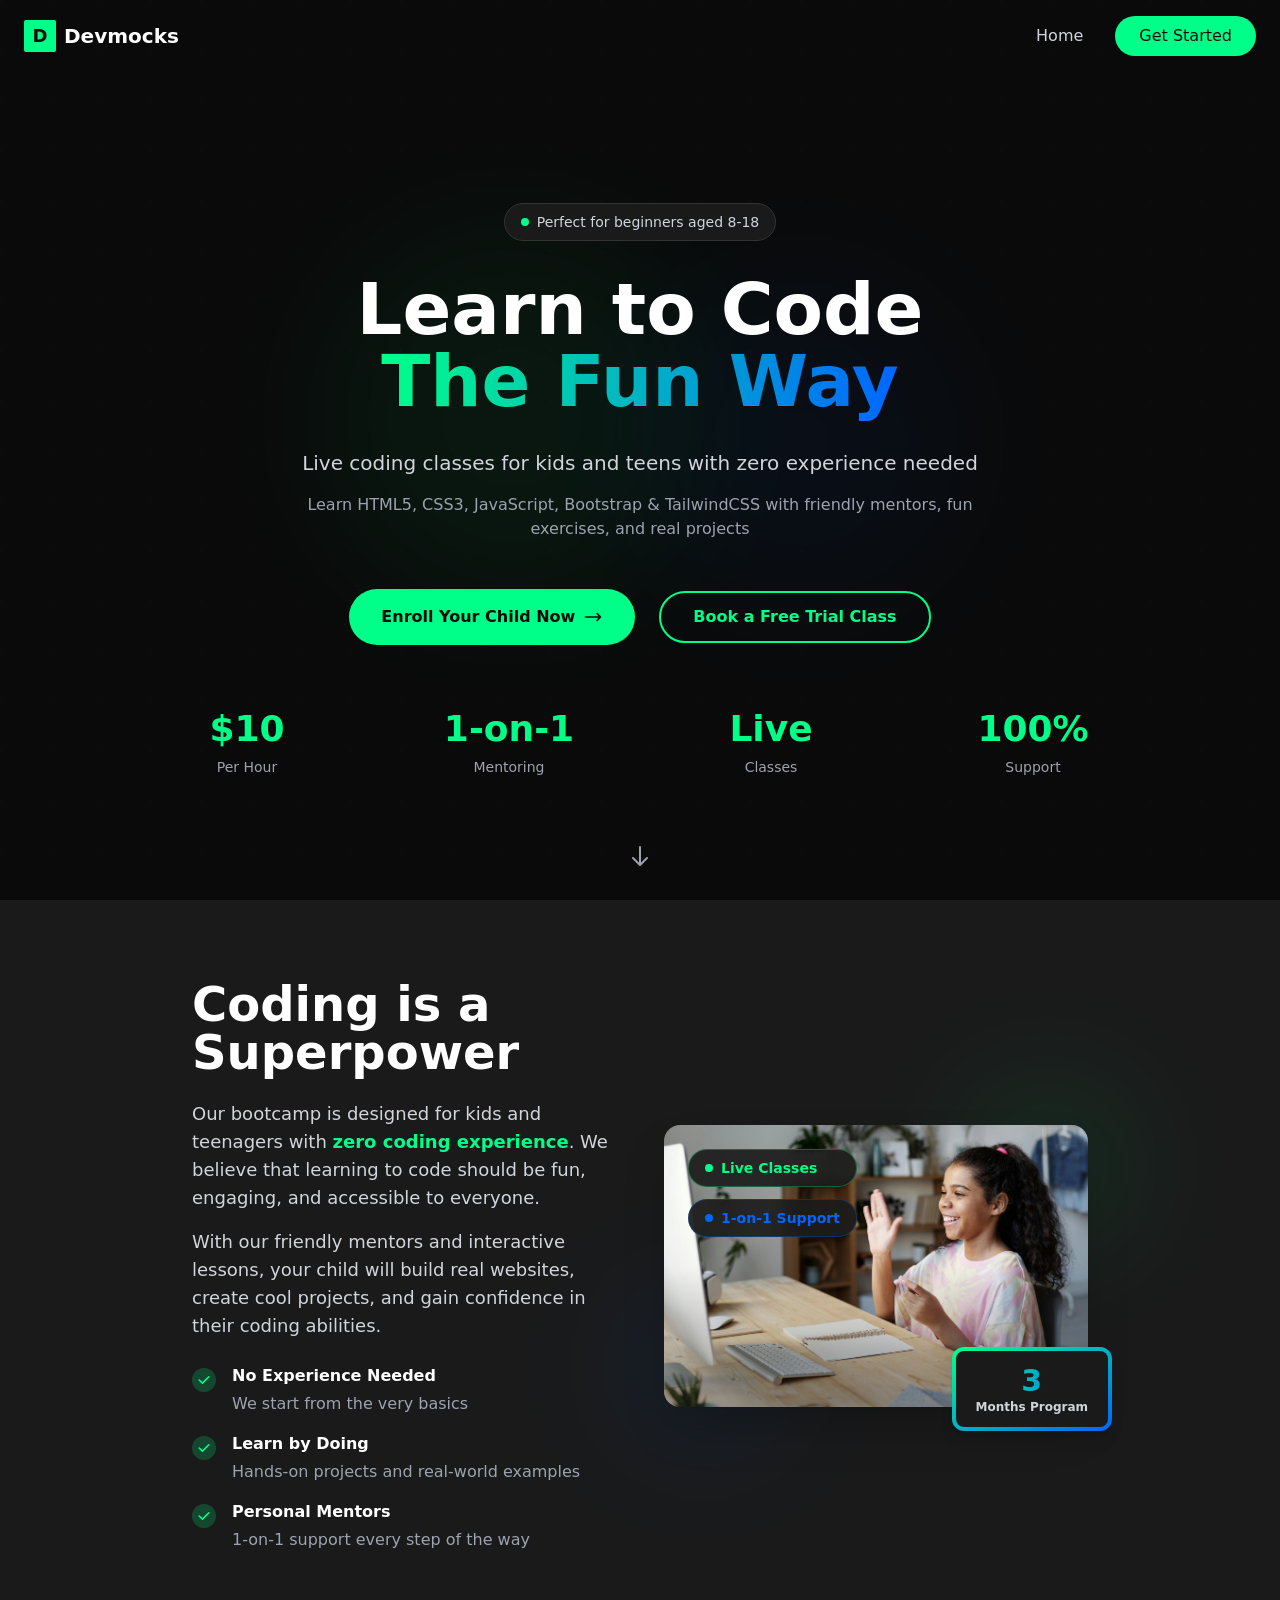
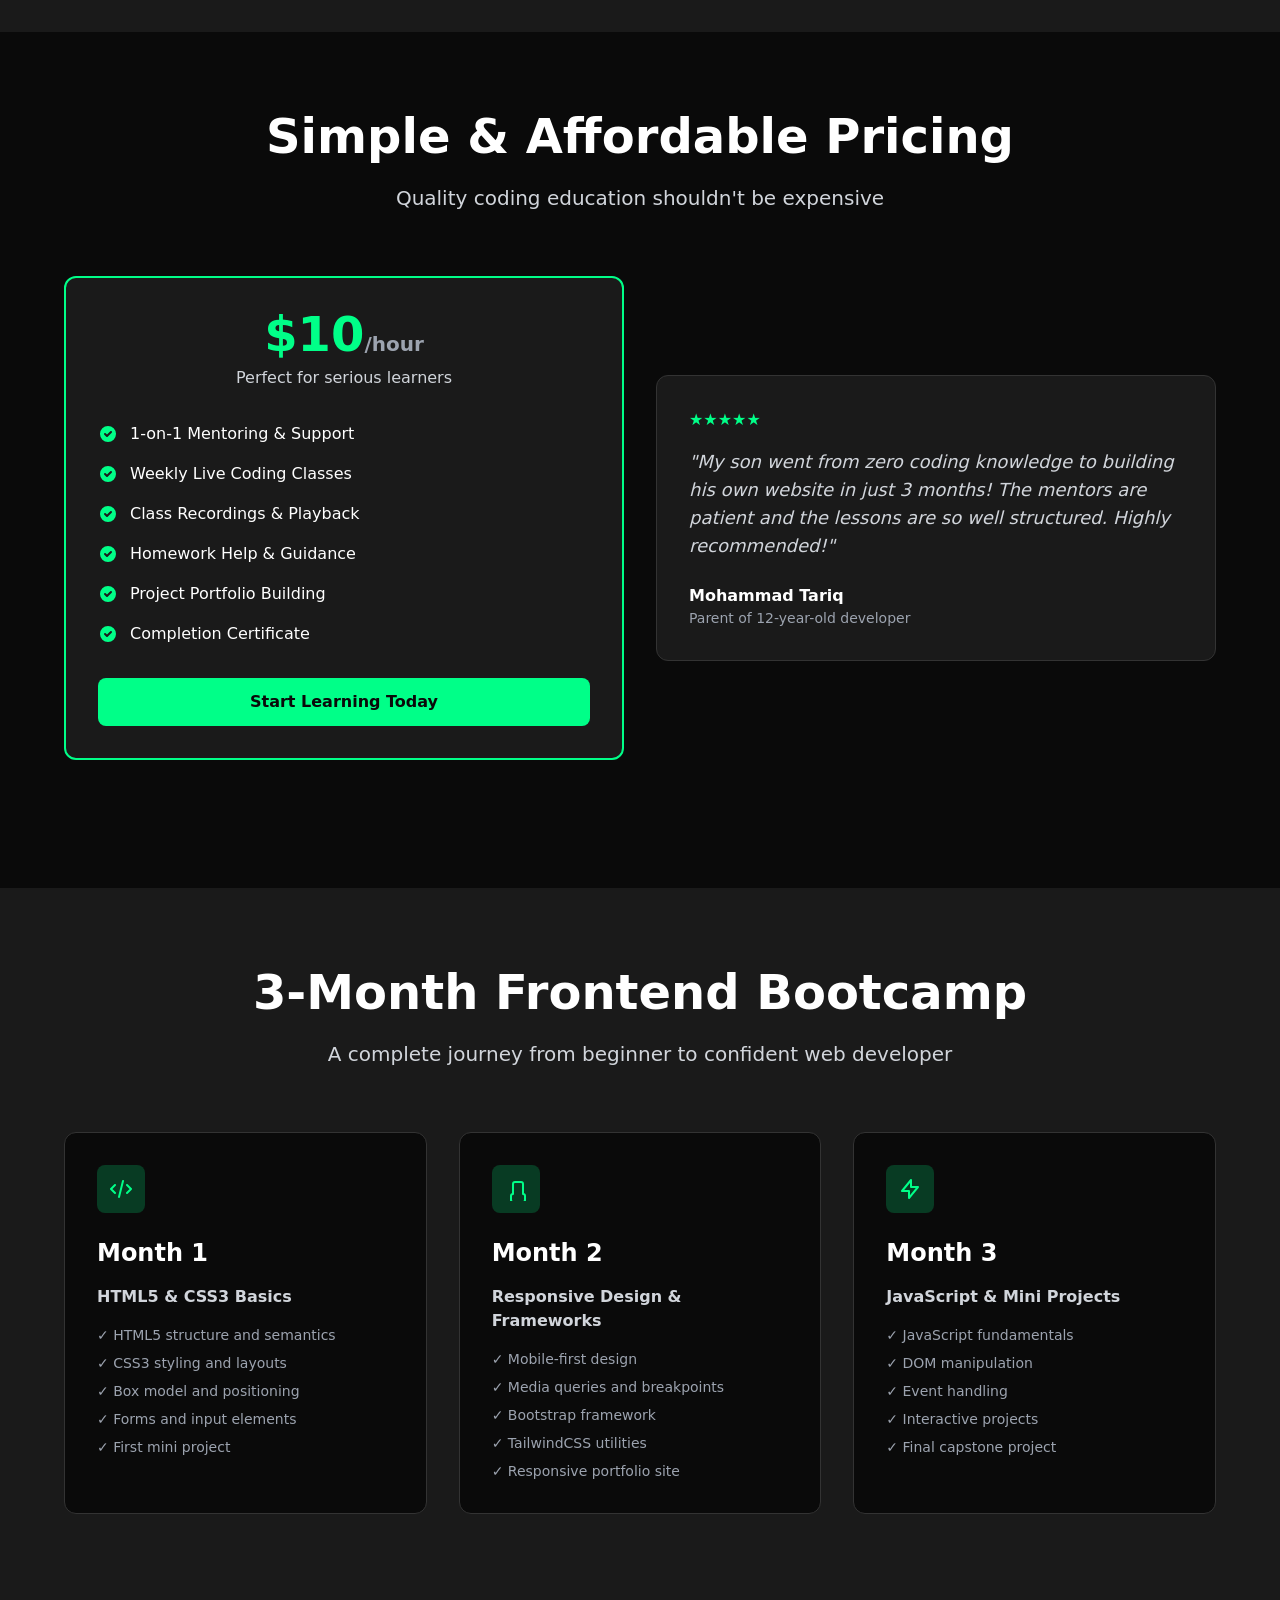
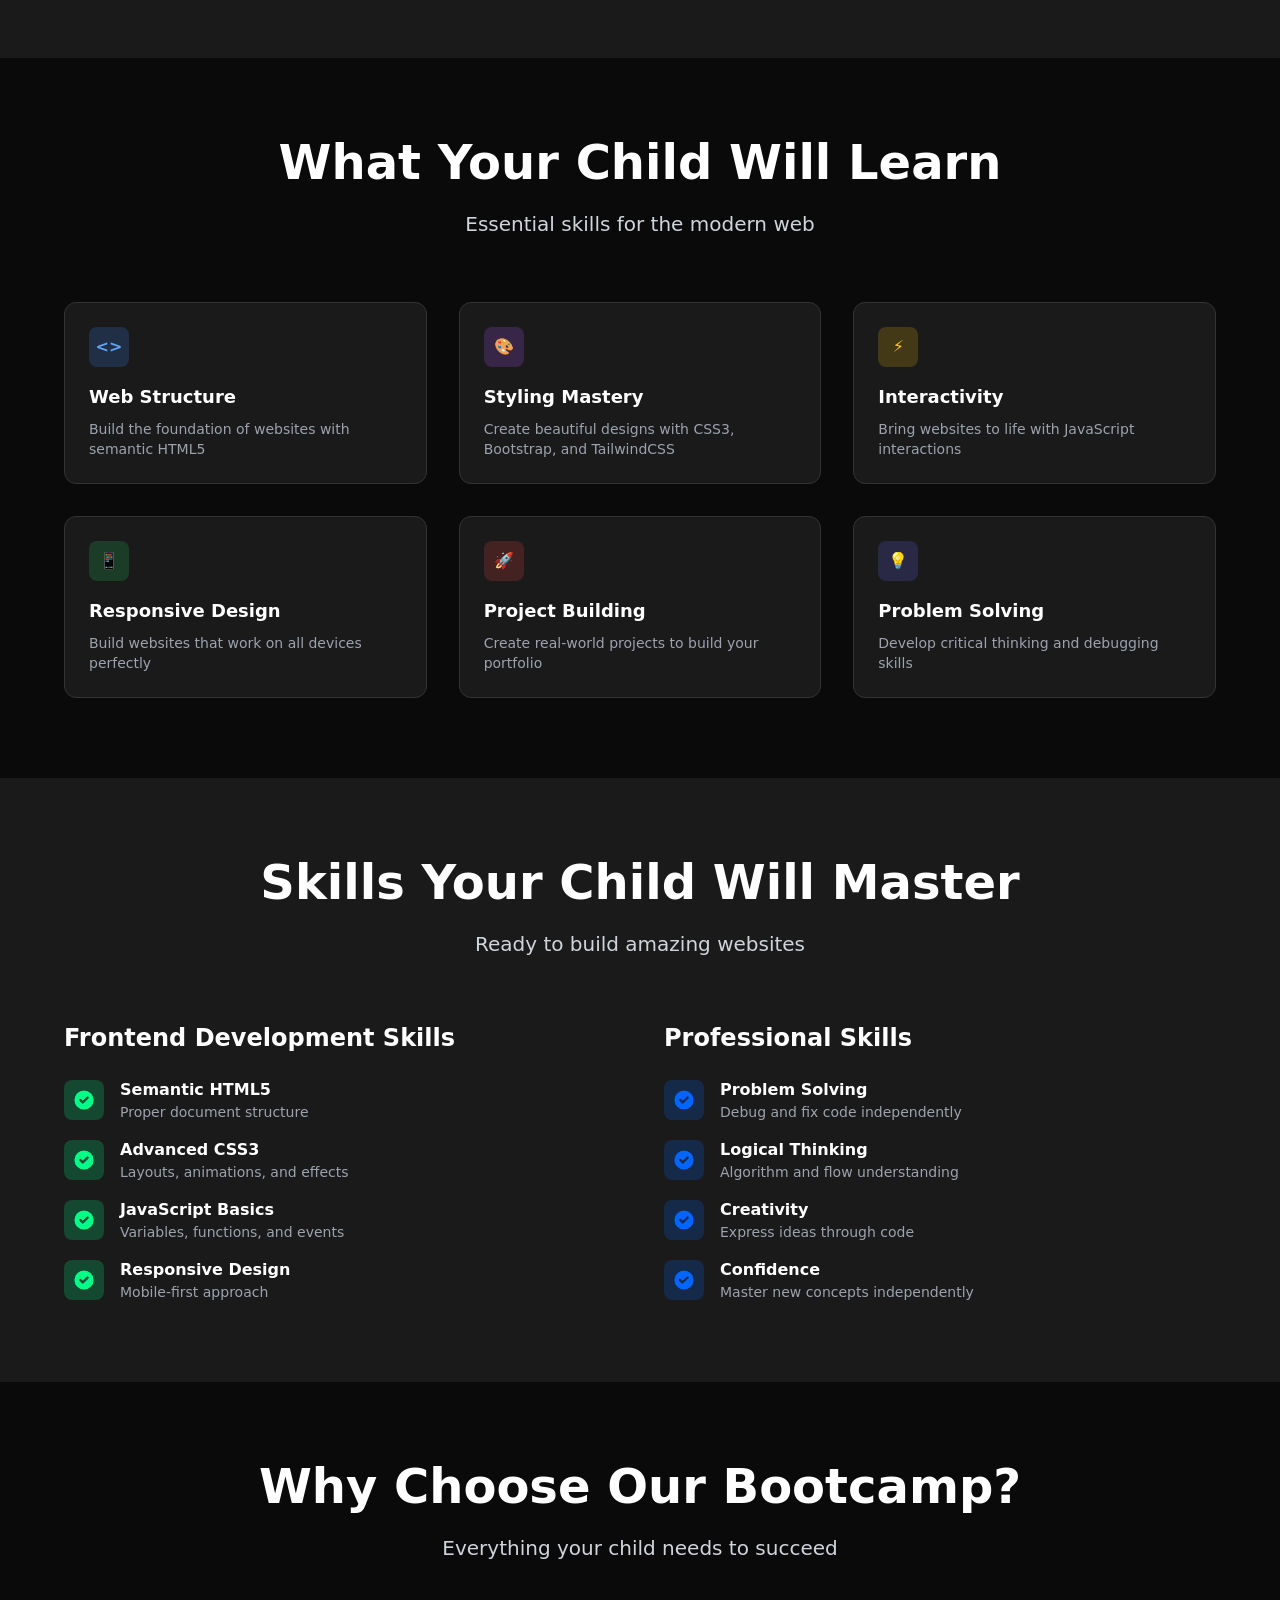
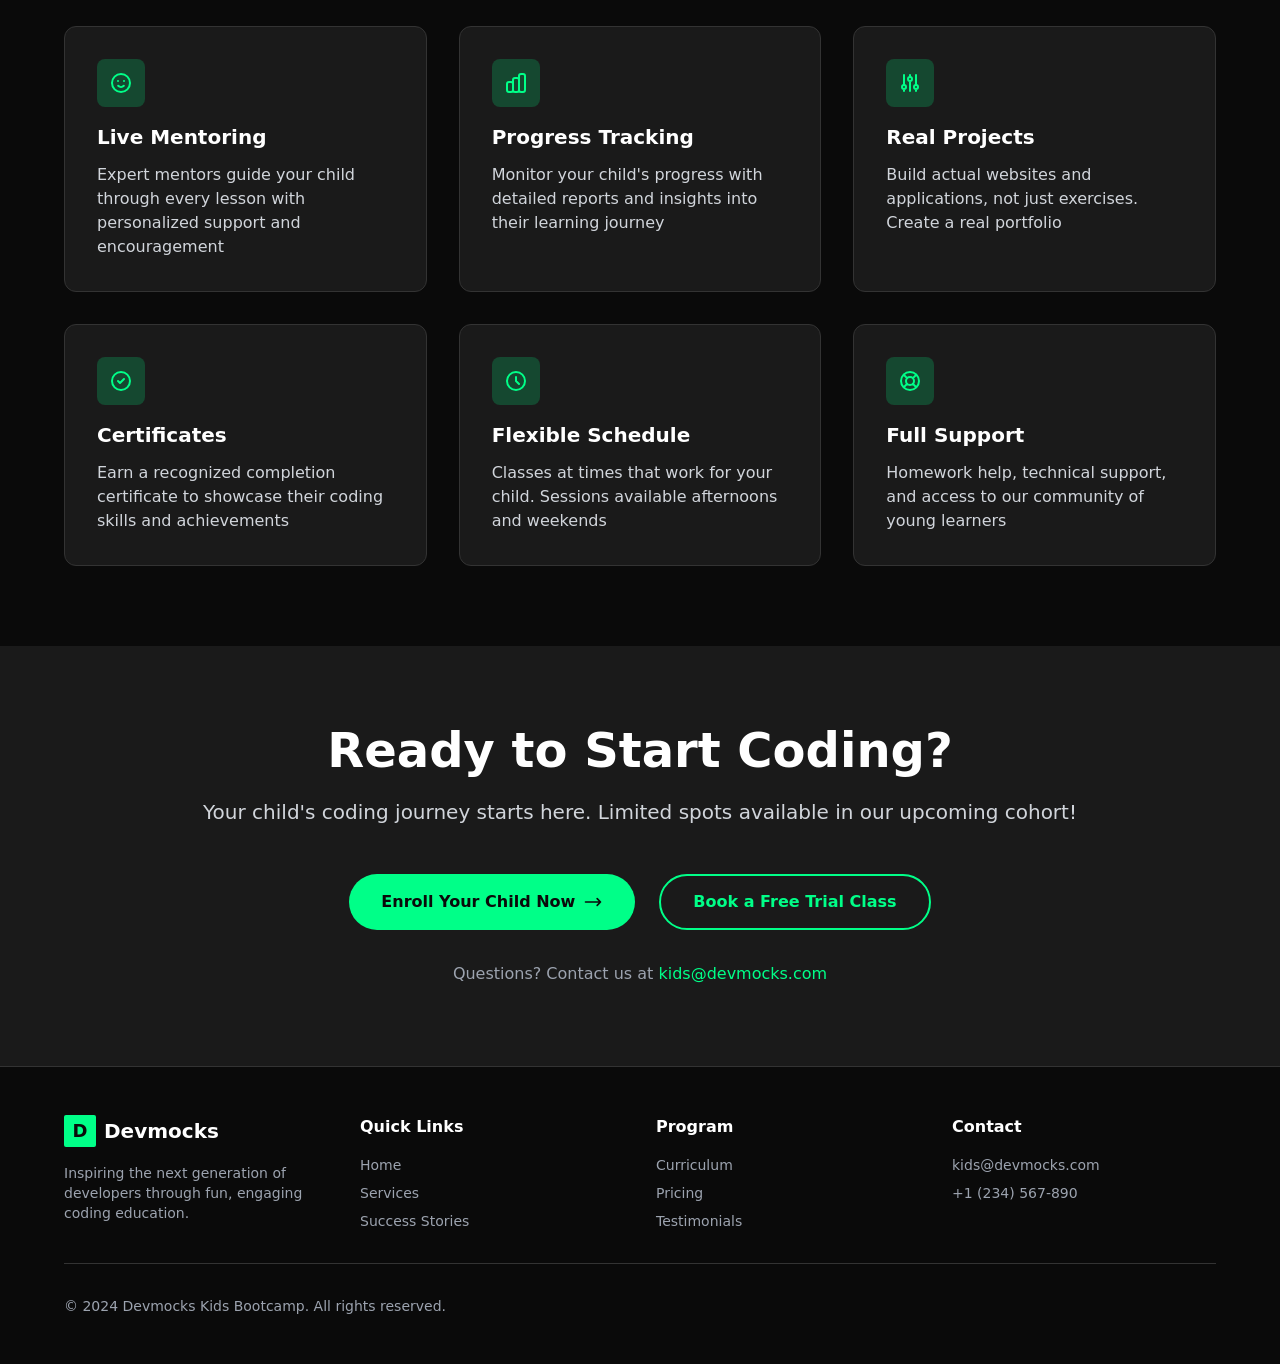
<file: public/pages/kids-bootcamp.html>
<!DOCTYPE html>
<html lang="en">
<head>
    <meta charset="UTF-8">
    <meta http-equiv="X-UA-Compatible" content="IE=edge">
    <meta name="viewport" content="width=device-width, initial-scale=1.0">
    <title>Kids Bootcamp - Learn to Code | Devmocks</title>
    <meta name="description" content="Live coding classes for kids and teens. Learn HTML5, CSS3, JavaScript, and modern web development with friendly mentoring and fun exercises.">
    
    <!-- Favicon -->
    <link rel="shortcut icon" href="../img/favicon.ico" type="image/x-icon">
    <!-- Core theme TailwindCSS-->
    <link rel="stylesheet" href="../css/output.css">
    <!-- Core theme CSS-->
    <link rel="stylesheet" href="../css/styles.css">
    
    <style>
        @keyframes float {
            0%, 100% { transform: translateY(0px); }
            50% { transform: translateY(-20px); }
        }
        
        .animate-float {
            animation: float 3s ease-in-out infinite;
        }
        
        @keyframes pulse-ring {
            0% {
                box-shadow: 0 0 0 0 rgba(0, 255, 136, 0.7);
            }
            70% {
                box-shadow: 0 0 0 10px rgba(0, 255, 136, 0);
            }
            100% {
                box-shadow: 0 0 0 0 rgba(0, 255, 136, 0);
            }
        }
        
        .animate-pulse-ring {
            animation: pulse-ring 2s infinite;
        }
    </style>
</head>
<body class="bg-dark text-white font-sans">
    <!-- Header -->
    <header id="header" class="fixed top-0 left-0 right-0 z-50 transition-all duration-300">
        <nav class="container mx-auto px-6 py-4 flex items-center justify-between">
            <div class="flex items-center space-x-2">
                <div class="w-8 h-8 bg-primary rounded-sm flex items-center justify-center">
                    <span class="text-dark font-bold text-lg">D</span>
                </div>
                <span class="text-xl font-display font-bold">Devmocks</span>
            </div>

            <div class="hidden md:flex items-center space-x-8">
                <a href="/" class="text-gray-300 hover:text-primary transition-colors">Home</a>
                <a href="/#contact" class="bg-primary text-dark px-6 py-2 rounded-full font-medium hover:bg-opacity-90 transition-all">Get Started</a>
            </div>

            <button id="mobile-menu-btn" class="md:hidden text-white">
                <svg class="w-6 h-6" fill="none" stroke="currentColor" viewBox="0 0 24 24">
                    <path stroke-linecap="round" stroke-linejoin="round" stroke-width="2" d="M4 6h16M4 12h16M4 18h16"></path>
                </svg>
            </button>
        </nav>
    </header>

    <!-- Hero Section -->
    <section class="min-h-screen flex items-center justify-center relative overflow-hidden pt-20">
        <!-- Background Elements -->
        <div class="absolute inset-0">
            <div class="absolute top-1/4 left-1/4 w-96 h-96 bg-primary opacity-5 rounded-full blur-3xl"></div>
            <div class="absolute bottom-1/3 right-1/4 w-80 h-80 bg-secondary opacity-5 rounded-full blur-3xl"></div>
        </div>

        <!-- Grid Pattern -->
        <div class="absolute inset-0 opacity-5">
            <div class="absolute inset-0" style="background-image: radial-gradient(circle at 1px 1px, rgba(0, 255, 136, 0.3) 1px, transparent 0); background-size: 50px 50px;"></div>
        </div>

        <div class="container mx-auto px-6 text-center relative z-10">
            <div class="max-w-5xl mx-auto">
                <!-- Badge -->
                <div class="inline-flex items-center space-x-2 bg-dark-lighter border border-dark-border rounded-full px-4 py-2 mb-8">
                    <div class="w-2 h-2 bg-primary rounded-full"></div>
                    <span class="text-sm text-gray-300">Perfect for beginners aged 8-18</span>
                </div>

                <!-- Main Heading -->
                <h1 class="text-5xl md:text-7xl font-display font-bold mb-8 text-balance leading-tight">
                    Learn to Code<br>
                    <span class="text-transparent bg-clip-text bg-gradient-to-r from-primary to-secondary">The Fun Way</span>
                </h1>

                <!-- Subheading -->
                <p class="text-lg md:text-xl text-gray-300 mb-4 text-pretty max-w-3xl mx-auto">
                    Live coding classes for kids and teens with zero experience needed
                </p>
                <p class="text-base text-gray-400 mb-12 text-pretty max-w-2xl mx-auto">
                    Learn HTML5, CSS3, JavaScript, Bootstrap & TailwindCSS with friendly mentors, fun exercises, and real projects
                </p>

                <!-- CTA Buttons -->
                <div class="flex flex-col sm:flex-row items-center justify-center gap-6 mb-16">
                    <button class="group bg-primary text-dark px-8 py-4 rounded-full font-semibold hover:bg-opacity-90 transition-all transform hover:scale-105 flex items-center space-x-2">
                        <span>Enroll Your Child Now</span>
                        <svg class="w-5 h-5 group-hover:translate-x-1 transition-transform" fill="none" stroke="currentColor" viewBox="0 0 24 24">
                            <path stroke-linecap="round" stroke-linejoin="round" stroke-width="2" d="M17 8l4 4m0 0l-4 4m4-4H3"></path>
                        </svg>
                    </button>
                    <button class="group border-2 border-primary text-primary px-8 py-3 rounded-full font-semibold hover:bg-primary hover:text-dark transition-all">
                        Book a Free Trial Class
                    </button>
                </div>

                <!-- Quick Stats -->
                <div class="grid grid-cols-2 md:grid-cols-4 gap-6">
                    <div class="text-center">
                        <div class="text-3xl md:text-4xl font-bold text-primary mb-2">$10</div>
                        <div class="text-sm text-gray-400">Per Hour</div>
                    </div>
                    <div class="text-center">
                        <div class="text-3xl md:text-4xl font-bold text-primary mb-2">1-on-1</div>
                        <div class="text-sm text-gray-400">Mentoring</div>
                    </div>
                    <div class="text-center">
                        <div class="text-3xl md:text-4xl font-bold text-primary mb-2">Live</div>
                        <div class="text-sm text-gray-400">Classes</div>
                    </div>
                    <div class="text-center">
                        <div class="text-3xl md:text-4xl font-bold text-primary mb-2">100%</div>
                        <div class="text-sm text-gray-400">Support</div>
                    </div>
                </div>
            </div>
        </div>

        <!-- Scroll Arrow -->
        <div class="absolute bottom-8 left-1/2 transform -translate-x-1/2">
            <svg class="w-6 h-6 text-gray-400 animate-bounce" fill="none" stroke="currentColor" viewBox="0 0 24 24">
                <path stroke-linecap="round" stroke-linejoin="round" stroke-width="2" d="M19 14l-7 7m0 0l-7-7m7 7V3"></path>
            </svg>
        </div>
    </section>

    <!-- Description Section -->
    <section class="py-20 bg-dark-lighter">
        <div class="container mx-auto px-6">
            <div class="max-w-4xl mx-auto">
                <div class="grid md:grid-cols-2 gap-12 items-center">
                    <!-- Content -->
                    <div>
                        <h2 class="text-4xl md:text-5xl font-display font-bold mb-6">
                            Coding is a Superpower
                        </h2>
                        <p class="text-lg text-gray-300 mb-4">
                            Our bootcamp is designed for kids and teenagers with <span class="text-primary font-semibold">zero coding experience</span>. We believe that learning to code should be fun, engaging, and accessible to everyone.
                        </p>
                        <p class="text-lg text-gray-300 mb-6">
                            With our friendly mentors and interactive lessons, your child will build real websites, create cool projects, and gain confidence in their coding abilities.
                        </p>
                        
                        <!-- Key Points -->
                        <div class="space-y-4">
                            <div class="flex items-start space-x-4">
                                <div class="w-6 h-6 bg-primary bg-opacity-20 rounded-full flex items-center justify-center flex-shrink-0 mt-1">
                                    <svg class="w-4 h-4 text-primary" fill="currentColor" viewBox="0 0 20 20">
                                        <path fill-rule="evenodd" d="M16.707 5.293a1 1 0 010 1.414l-8 8a1 1 0 01-1.414 0l-4-4a1 1 0 011.414-1.414L8 12.586l7.293-7.293a1 1 0 011.414 0z" clip-rule="evenodd"></path>
                                    </svg>
                                </div>
                                <div>
                                    <h3 class="font-semibold mb-1">No Experience Needed</h3>
                                    <p class="text-gray-400">We start from the very basics</p>
                                </div>
                            </div>
                            <div class="flex items-start space-x-4">
                                <div class="w-6 h-6 bg-primary bg-opacity-20 rounded-full flex items-center justify-center flex-shrink-0 mt-1">
                                    <svg class="w-4 h-4 text-primary" fill="currentColor" viewBox="0 0 20 20">
                                        <path fill-rule="evenodd" d="M16.707 5.293a1 1 0 010 1.414l-8 8a1 1 0 01-1.414 0l-4-4a1 1 0 011.414-1.414L8 12.586l7.293-7.293a1 1 0 011.414 0z" clip-rule="evenodd"></path>
                                    </svg>
                                </div>
                                <div>
                                    <h3 class="font-semibold mb-1">Learn by Doing</h3>
                                    <p class="text-gray-400">Hands-on projects and real-world examples</p>
                                </div>
                            </div>
                            <div class="flex items-start space-x-4">
                                <div class="w-6 h-6 bg-primary bg-opacity-20 rounded-full flex items-center justify-center flex-shrink-0 mt-1">
                                    <svg class="w-4 h-4 text-primary" fill="currentColor" viewBox="0 0 20 20">
                                        <path fill-rule="evenodd" d="M16.707 5.293a1 1 0 010 1.414l-8 8a1 1 0 01-1.414 0l-4-4a1 1 0 011.414-1.414L8 12.586l7.293-7.293a1 1 0 011.414 0z" clip-rule="evenodd"></path>
                                    </svg>
                                </div>
                                <div>
                                    <h3 class="font-semibold mb-1">Personal Mentors</h3>
                                    <p class="text-gray-400">1-on-1 support every step of the way</p>
                                </div>
                            </div>
                        </div>
                    </div>

                    <!-- Modern Image Section -->
                    <div class="relative flex justify-center items-center">
                        <!-- Floating Background Elements -->
                        <div class="absolute -top-10 -right-10 w-40 h-40 bg-primary opacity-10 rounded-full blur-3xl animate-float"></div>
                        <div class="absolute -bottom-10 -left-10 w-40 h-40 bg-secondary opacity-10 rounded-full blur-3xl" style="animation: float 4s ease-in-out infinite reverse;"></div>
                        
                        <!-- Main Image Container -->
                        <div class="relative z-10 w-full">
                            <div class="group relative overflow-hidden rounded-2xl shadow-2xl">
                                <!-- Image with overlay -->
                                <div class="relative h-96 md:h-full overflow-hidden">
                                    <img 
                                        src="../img/programming-for-kids-and-teens-devmocks.webp" 
                                        alt="Kids learning to code at Devmocks bootcamp"
                                        class="w-full h-full object-cover group-hover:scale-110 transition-transform duration-500"
                                    >
                                    <!-- Gradient Overlay -->
                                    <div class="absolute inset-0 bg-gradient-to-t from-dark-lighter via-transparent to-transparent opacity-40"></div>
                                </div>

                                <!-- Border Glow Effect -->
                                <div class="absolute inset-0 rounded-2xl border-2 border-primary opacity-0 group-hover:opacity-100 transition-opacity duration-300"></div>
                            </div>

                            <!-- Info Badge -->
                            <div class="absolute -bottom-6 -right-6 z-20">
                                <div class="bg-gradient-to-br from-primary to-secondary p-1 rounded-xl shadow-lg">
                                    <div class="bg-dark-lighter rounded-lg px-5 py-3 text-center">
                                        <div class="text-3xl font-bold bg-gradient-to-r from-primary to-secondary bg-clip-text text-transparent">3</div>
                                        <p class="text-xs text-gray-300 font-semibold">Months Program</p>
                                    </div>
                                </div>
                            </div>

                            <!-- Side Info Pills -->
                            <div class="absolute top-6 left-6 z-20 space-y-3">
                                <div class="bg-dark-lighter bg-opacity-90 backdrop-blur-md border border-primary border-opacity-30 rounded-full px-4 py-2 flex items-center space-x-2">
                                    <div class="w-2 h-2 bg-primary rounded-full animate-pulse"></div>
                                    <span class="text-sm font-semibold text-primary">Live Classes</span>
                                </div>
                                <div class="bg-dark-lighter bg-opacity-90 backdrop-blur-md border border-secondary border-opacity-30 rounded-full px-4 py-2 flex items-center space-x-2">
                                    <div class="w-2 h-2 bg-secondary rounded-full animate-pulse" style="animation-delay: 0.2s;"></div>
                                    <span class="text-sm font-semibold text-secondary">1-on-1 Support</span>
                                </div>
                            </div>
                        </div>
                    </div>
                </div>
            </div>
        </div>
    </section>

    <!-- Pricing Section -->
    <section class="py-20 bg-dark">
        <div class="container mx-auto px-6">
            <div class="max-w-6xl mx-auto">
                <div class="text-center mb-16">
                    <h2 class="text-4xl md:text-5xl font-display font-bold mb-6">Simple & Affordable Pricing</h2>
                    <p class="text-xl text-gray-300 max-w-2xl mx-auto">
                        Quality coding education shouldn't be expensive
                    </p>
                </div>

                <div class="grid md:grid-cols-2 gap-8 mb-12">
                    <!-- Pricing Card -->
                    <div class="bg-dark-lighter p-8 rounded-xl border-2 border-primary">
                        <div class="text-center mb-8">
                            <div class="text-5xl font-bold text-primary mb-2">$10<span class="text-xl text-gray-400">/hour</span></div>
                            <p class="text-gray-300">Perfect for serious learners</p>
                        </div>

                        <ul class="space-y-4 mb-8">
                            <li class="flex items-center space-x-3">
                                <svg class="w-5 h-5 text-primary flex-shrink-0" fill="currentColor" viewBox="0 0 20 20">
                                    <path fill-rule="evenodd" d="M10 18a8 8 0 100-16 8 8 0 000 16zm3.707-9.293a1 1 0 00-1.414-1.414L9 10.586 7.707 9.293a1 1 0 00-1.414 1.414l2 2a1 1 0 001.414 0l4-4z" clip-rule="evenodd"></path>
                                </svg>
                                <span>1-on-1 Mentoring & Support</span>
                            </li>
                            <li class="flex items-center space-x-3">
                                <svg class="w-5 h-5 text-primary flex-shrink-0" fill="currentColor" viewBox="0 0 20 20">
                                    <path fill-rule="evenodd" d="M10 18a8 8 0 100-16 8 8 0 000 16zm3.707-9.293a1 1 0 00-1.414-1.414L9 10.586 7.707 9.293a1 1 0 00-1.414 1.414l2 2a1 1 0 001.414 0l4-4z" clip-rule="evenodd"></path>
                                </svg>
                                <span>Weekly Live Coding Classes</span>
                            </li>
                            <li class="flex items-center space-x-3">
                                <svg class="w-5 h-5 text-primary flex-shrink-0" fill="currentColor" viewBox="0 0 20 20">
                                    <path fill-rule="evenodd" d="M10 18a8 8 0 100-16 8 8 0 000 16zm3.707-9.293a1 1 0 00-1.414-1.414L9 10.586 7.707 9.293a1 1 0 00-1.414 1.414l2 2a1 1 0 001.414 0l4-4z" clip-rule="evenodd"></path>
                                </svg>
                                <span>Class Recordings & Playback</span>
                            </li>
                            <li class="flex items-center space-x-3">
                                <svg class="w-5 h-5 text-primary flex-shrink-0" fill="currentColor" viewBox="0 0 20 20">
                                    <path fill-rule="evenodd" d="M10 18a8 8 0 100-16 8 8 0 000 16zm3.707-9.293a1 1 0 00-1.414-1.414L9 10.586 7.707 9.293a1 1 0 00-1.414 1.414l2 2a1 1 0 001.414 0l4-4z" clip-rule="evenodd"></path>
                                </svg>
                                <span>Homework Help & Guidance</span>
                            </li>
                            <li class="flex items-center space-x-3">
                                <svg class="w-5 h-5 text-primary flex-shrink-0" fill="currentColor" viewBox="0 0 20 20">
                                    <path fill-rule="evenodd" d="M10 18a8 8 0 100-16 8 8 0 000 16zm3.707-9.293a1 1 0 00-1.414-1.414L9 10.586 7.707 9.293a1 1 0 00-1.414 1.414l2 2a1 1 0 001.414 0l4-4z" clip-rule="evenodd"></path>
                                </svg>
                                <span>Project Portfolio Building</span>
                            </li>
                            <li class="flex items-center space-x-3">
                                <svg class="w-5 h-5 text-primary flex-shrink-0" fill="currentColor" viewBox="0 0 20 20">
                                    <path fill-rule="evenodd" d="M10 18a8 8 0 100-16 8 8 0 000 16zm3.707-9.293a1 1 0 00-1.414-1.414L9 10.586 7.707 9.293a1 1 0 00-1.414 1.414l2 2a1 1 0 001.414 0l4-4z" clip-rule="evenodd"></path>
                                </svg>
                                <span>Completion Certificate</span>
                            </li>
                        </ul>

                        <button class="w-full bg-primary text-dark py-3 rounded-lg font-semibold hover:bg-opacity-90 transition-all">
                            Start Learning Today
                        </button>
                    </div>

                    <!-- Testimonial -->
                    <div class="flex flex-col justify-center">
                        <div class="bg-dark-lighter p-8 rounded-xl border border-dark-border">
                            <div class="flex items-center mb-4">
                                <div class="flex text-primary">★★★★★</div>
                            </div>
                            <p class="text-lg text-gray-300 mb-6 italic">
                                "My son went from zero coding knowledge to building his own website in just 3 months! The mentors are patient and the lessons are so well structured. Highly recommended!"
                            </p>
                            <div>
                                <p class="font-semibold">Mohammad Tariq</p>
                                <p class="text-sm text-gray-400">Parent of 12-year-old developer</p>
                            </div>
                        </div>
                    </div>
                </div>
            </div>
        </div>
    </section>

    <!-- Course Structure Section -->
    <section class="py-20 bg-dark-lighter">
        <div class="container mx-auto px-6">
            <div class="max-w-6xl mx-auto">
                <div class="text-center mb-16">
                    <h2 class="text-4xl md:text-5xl font-display font-bold mb-6">3-Month Frontend Bootcamp</h2>
                    <p class="text-xl text-gray-300 max-w-2xl mx-auto">
                        A complete journey from beginner to confident web developer
                    </p>
                </div>

                <div class="grid md:grid-cols-3 gap-8 mb-16">
                    <!-- Month 1 -->
                    <div class="bg-dark p-8 rounded-xl border border-dark-border hover:border-primary transition-all group">
                        <div class="w-12 h-12 bg-primary bg-opacity-20 rounded-lg flex items-center justify-center mb-6 group-hover:bg-opacity-30 group-hover:scale-110 transition-all">
                            <svg class="w-6 h-6 text-primary" fill="none" viewBox="0 0 24 24" stroke="currentColor">
                                <path stroke-linecap="round" stroke-linejoin="round" stroke-width="2" d="M10 20l4-16m4 4l4 4-4 4M6 16l-4-4 4-4"/>
                            </svg>
                        </div>
                        <h3 class="text-2xl font-semibold mb-4">Month 1</h3>
                        <p class="text-gray-300 font-semibold mb-4">HTML5 & CSS3 Basics</p>
                        <ul class="space-y-2 text-sm text-gray-400">
                            <li>✓ HTML5 structure and semantics</li>
                            <li>✓ CSS3 styling and layouts</li>
                            <li>✓ Box model and positioning</li>
                            <li>✓ Forms and input elements</li>
                            <li>✓ First mini project</li>
                        </ul>
                    </div>

                    <!-- Month 2 -->
                    <div class="bg-dark p-8 rounded-xl border border-dark-border hover:border-primary transition-all group">
                        <div class="w-12 h-12 bg-primary bg-opacity-20 rounded-lg flex items-center justify-center mb-6 group-hover:bg-opacity-30 group-hover:scale-110 transition-all">
                            <svg class="w-6 h-6 text-primary" fill="none" viewBox="0 0 24 24" stroke="currentColor">
                                <path stroke-linecap="round" stroke-linejoin="round" stroke-width="2" d="M9 17V7m0 10a2 2 0 00-2 2v4a2 2 0 002 2h10a2 2 0 002-2v-4a2 2 0 00-2-2m0 0V7a2 2 0 00-2-2h-6a2 2 0 00-2 2v10"/>
                            </svg>
                        </div>
                        <h3 class="text-2xl font-semibold mb-4">Month 2</h3>
                        <p class="text-gray-300 font-semibold mb-4">Responsive Design & Frameworks</p>
                        <ul class="space-y-2 text-sm text-gray-400">
                            <li>✓ Mobile-first design</li>
                            <li>✓ Media queries and breakpoints</li>
                            <li>✓ Bootstrap framework</li>
                            <li>✓ TailwindCSS utilities</li>
                            <li>✓ Responsive portfolio site</li>
                        </ul>
                    </div>

                    <!-- Month 3 -->
                    <div class="bg-dark p-8 rounded-xl border border-dark-border hover:border-primary transition-all group">
                        <div class="w-12 h-12 bg-primary bg-opacity-20 rounded-lg flex items-center justify-center mb-6 group-hover:bg-opacity-30 group-hover:scale-110 transition-all">
                            <svg class="w-6 h-6 text-primary" fill="none" viewBox="0 0 24 24" stroke="currentColor">
                                <path stroke-linecap="round" stroke-linejoin="round" stroke-width="2" d="M13 10V3L4 14h7v7l9-11h-7z"/>
                            </svg>
                        </div>
                        <h3 class="text-2xl font-semibold mb-4">Month 3</h3>
                        <p class="text-gray-300 font-semibold mb-4">JavaScript & Mini Projects</p>
                        <ul class="space-y-2 text-sm text-gray-400">
                            <li>✓ JavaScript fundamentals</li>
                            <li>✓ DOM manipulation</li>
                            <li>✓ Event handling</li>
                            <li>✓ Interactive projects</li>
                            <li>✓ Final capstone project</li>
                        </ul>
                    </div>
                </div>
            </div>
        </div>
    </section>

    <!-- What Your Child Will Learn -->
    <section class="py-20 bg-dark">
        <div class="container mx-auto px-6">
            <div class="max-w-6xl mx-auto">
                <div class="text-center mb-16">
                    <h2 class="text-4xl md:text-5xl font-display font-bold mb-6">What Your Child Will Learn</h2>
                    <p class="text-xl text-gray-300 max-w-2xl mx-auto">
                        Essential skills for the modern web
                    </p>
                </div>

                <div class="grid md:grid-cols-2 lg:grid-cols-3 gap-8">
                    <div class="bg-dark-lighter p-6 rounded-xl border border-dark-border group hover:border-primary transition-all">
                        <div class="w-10 h-10 bg-blue-500 bg-opacity-20 rounded-lg flex items-center justify-center mb-4">
                            <span class="text-blue-400 font-bold">&lt;&gt;</span>
                        </div>
                        <h3 class="text-lg font-semibold mb-2">Web Structure</h3>
                        <p class="text-gray-400 text-sm">Build the foundation of websites with semantic HTML5</p>
                    </div>

                    <div class="bg-dark-lighter p-6 rounded-xl border border-dark-border group hover:border-primary transition-all">
                        <div class="w-10 h-10 bg-purple-500 bg-opacity-20 rounded-lg flex items-center justify-center mb-4">
                            <span class="text-purple-400 font-bold">🎨</span>
                        </div>
                        <h3 class="text-lg font-semibold mb-2">Styling Mastery</h3>
                        <p class="text-gray-400 text-sm">Create beautiful designs with CSS3, Bootstrap, and TailwindCSS</p>
                    </div>

                    <div class="bg-dark-lighter p-6 rounded-xl border border-dark-border group hover:border-primary transition-all">
                        <div class="w-10 h-10 bg-yellow-500 bg-opacity-20 rounded-lg flex items-center justify-center mb-4">
                            <span class="text-yellow-400 font-bold">⚡</span>
                        </div>
                        <h3 class="text-lg font-semibold mb-2">Interactivity</h3>
                        <p class="text-gray-400 text-sm">Bring websites to life with JavaScript interactions</p>
                    </div>

                    <div class="bg-dark-lighter p-6 rounded-xl border border-dark-border group hover:border-primary transition-all">
                        <div class="w-10 h-10 bg-green-500 bg-opacity-20 rounded-lg flex items-center justify-center mb-4">
                            <span class="text-green-400 font-bold">📱</span>
                        </div>
                        <h3 class="text-lg font-semibold mb-2">Responsive Design</h3>
                        <p class="text-gray-400 text-sm">Build websites that work on all devices perfectly</p>
                    </div>

                    <div class="bg-dark-lighter p-6 rounded-xl border border-dark-border group hover:border-primary transition-all">
                        <div class="w-10 h-10 bg-red-500 bg-opacity-20 rounded-lg flex items-center justify-center mb-4">
                            <span class="text-red-400 font-bold">🚀</span>
                        </div>
                        <h3 class="text-lg font-semibold mb-2">Project Building</h3>
                        <p class="text-gray-400 text-sm">Create real-world projects to build your portfolio</p>
                    </div>

                    <div class="bg-dark-lighter p-6 rounded-xl border border-dark-border group hover:border-primary transition-all">
                        <div class="w-10 h-10 bg-indigo-500 bg-opacity-20 rounded-lg flex items-center justify-center mb-4">
                            <span class="text-indigo-400 font-bold">💡</span>
                        </div>
                        <h3 class="text-lg font-semibold mb-2">Problem Solving</h3>
                        <p class="text-gray-400 text-sm">Develop critical thinking and debugging skills</p>
                    </div>
                </div>
            </div>
        </div>
    </section>

    <!-- Skills After Bootcamp -->
    <section class="py-20 bg-dark-lighter">
        <div class="container mx-auto px-6">
            <div class="max-w-6xl mx-auto">
                <div class="text-center mb-16">
                    <h2 class="text-4xl md:text-5xl font-display font-bold mb-6">Skills Your Child Will Master</h2>
                    <p class="text-xl text-gray-300 max-w-2xl mx-auto">
                        Ready to build amazing websites
                    </p>
                </div>

                <div class="grid md:grid-cols-2 gap-12">
                    <div class="space-y-6">
                        <h3 class="text-2xl font-semibold">Frontend Development Skills</h3>
                        <div class="space-y-4">
                            <div class="flex items-center space-x-4">
                                <div class="w-10 h-10 bg-primary bg-opacity-20 rounded-lg flex items-center justify-center flex-shrink-0">
                                    <svg class="w-6 h-6 text-primary" fill="currentColor" viewBox="0 0 20 20">
                                        <path fill-rule="evenodd" d="M10 18a8 8 0 100-16 8 8 0 000 16zm3.707-9.293a1 1 0 00-1.414-1.414L9 10.586 7.707 9.293a1 1 0 00-1.414 1.414l2 2a1 1 0 001.414 0l4-4z" clip-rule="evenodd"></path>
                                    </svg>
                                </div>
                                <div>
                                    <p class="font-semibold">Semantic HTML5</p>
                                    <p class="text-sm text-gray-400">Proper document structure</p>
                                </div>
                            </div>

                            <div class="flex items-center space-x-4">
                                <div class="w-10 h-10 bg-primary bg-opacity-20 rounded-lg flex items-center justify-center flex-shrink-0">
                                    <svg class="w-6 h-6 text-primary" fill="currentColor" viewBox="0 0 20 20">
                                        <path fill-rule="evenodd" d="M10 18a8 8 0 100-16 8 8 0 000 16zm3.707-9.293a1 1 0 00-1.414-1.414L9 10.586 7.707 9.293a1 1 0 00-1.414 1.414l2 2a1 1 0 001.414 0l4-4z" clip-rule="evenodd"></path>
                                    </svg>
                                </div>
                                <div>
                                    <p class="font-semibold">Advanced CSS3</p>
                                    <p class="text-sm text-gray-400">Layouts, animations, and effects</p>
                                </div>
                            </div>

                            <div class="flex items-center space-x-4">
                                <div class="w-10 h-10 bg-primary bg-opacity-20 rounded-lg flex items-center justify-center flex-shrink-0">
                                    <svg class="w-6 h-6 text-primary" fill="currentColor" viewBox="0 0 20 20">
                                        <path fill-rule="evenodd" d="M10 18a8 8 0 100-16 8 8 0 000 16zm3.707-9.293a1 1 0 00-1.414-1.414L9 10.586 7.707 9.293a1 1 0 00-1.414 1.414l2 2a1 1 0 001.414 0l4-4z" clip-rule="evenodd"></path>
                                    </svg>
                                </div>
                                <div>
                                    <p class="font-semibold">JavaScript Basics</p>
                                    <p class="text-sm text-gray-400">Variables, functions, and events</p>
                                </div>
                            </div>

                            <div class="flex items-center space-x-4">
                                <div class="w-10 h-10 bg-primary bg-opacity-20 rounded-lg flex items-center justify-center flex-shrink-0">
                                    <svg class="w-6 h-6 text-primary" fill="currentColor" viewBox="0 0 20 20">
                                        <path fill-rule="evenodd" d="M10 18a8 8 0 100-16 8 8 0 000 16zm3.707-9.293a1 1 0 00-1.414-1.414L9 10.586 7.707 9.293a1 1 0 00-1.414 1.414l2 2a1 1 0 001.414 0l4-4z" clip-rule="evenodd"></path>
                                    </svg>
                                </div>
                                <div>
                                    <p class="font-semibold">Responsive Design</p>
                                    <p class="text-sm text-gray-400">Mobile-first approach</p>
                                </div>
                            </div>
                        </div>
                    </div>

                    <div class="space-y-6">
                        <h3 class="text-2xl font-semibold">Professional Skills</h3>
                        <div class="space-y-4">
                            <div class="flex items-center space-x-4">
                                <div class="w-10 h-10 bg-secondary bg-opacity-20 rounded-lg flex items-center justify-center flex-shrink-0">
                                    <svg class="w-6 h-6 text-secondary" fill="currentColor" viewBox="0 0 20 20">
                                        <path fill-rule="evenodd" d="M10 18a8 8 0 100-16 8 8 0 000 16zm3.707-9.293a1 1 0 00-1.414-1.414L9 10.586 7.707 9.293a1 1 0 00-1.414 1.414l2 2a1 1 0 001.414 0l4-4z" clip-rule="evenodd"></path>
                                    </svg>
                                </div>
                                <div>
                                    <p class="font-semibold">Problem Solving</p>
                                    <p class="text-sm text-gray-400">Debug and fix code independently</p>
                                </div>
                            </div>

                            <div class="flex items-center space-x-4">
                                <div class="w-10 h-10 bg-secondary bg-opacity-20 rounded-lg flex items-center justify-center flex-shrink-0">
                                    <svg class="w-6 h-6 text-secondary" fill="currentColor" viewBox="0 0 20 20">
                                        <path fill-rule="evenodd" d="M10 18a8 8 0 100-16 8 8 0 000 16zm3.707-9.293a1 1 0 00-1.414-1.414L9 10.586 7.707 9.293a1 1 0 00-1.414 1.414l2 2a1 1 0 001.414 0l4-4z" clip-rule="evenodd"></path>
                                    </svg>
                                </div>
                                <div>
                                    <p class="font-semibold">Logical Thinking</p>
                                    <p class="text-sm text-gray-400">Algorithm and flow understanding</p>
                                </div>
                            </div>

                            <div class="flex items-center space-x-4">
                                <div class="w-10 h-10 bg-secondary bg-opacity-20 rounded-lg flex items-center justify-center flex-shrink-0">
                                    <svg class="w-6 h-6 text-secondary" fill="currentColor" viewBox="0 0 20 20">
                                        <path fill-rule="evenodd" d="M10 18a8 8 0 100-16 8 8 0 000 16zm3.707-9.293a1 1 0 00-1.414-1.414L9 10.586 7.707 9.293a1 1 0 00-1.414 1.414l2 2a1 1 0 001.414 0l4-4z" clip-rule="evenodd"></path>
                                    </svg>
                                </div>
                                <div>
                                    <p class="font-semibold">Creativity</p>
                                    <p class="text-sm text-gray-400">Express ideas through code</p>
                                </div>
                            </div>

                            <div class="flex items-center space-x-4">
                                <div class="w-10 h-10 bg-secondary bg-opacity-20 rounded-lg flex items-center justify-center flex-shrink-0">
                                    <svg class="w-6 h-6 text-secondary" fill="currentColor" viewBox="0 0 20 20">
                                        <path fill-rule="evenodd" d="M10 18a8 8 0 100-16 8 8 0 000 16zm3.707-9.293a1 1 0 00-1.414-1.414L9 10.586 7.307 9.293a1 1 0 00-1.414 1.414l2 2a1 1 0 001.414 0l4-4z" clip-rule="evenodd"></path>
                                    </svg>
                                </div>
                                <div>
                                    <p class="font-semibold">Confidence</p>
                                    <p class="text-sm text-gray-400">Master new concepts independently</p>
                                </div>
                            </div>
                        </div>
                    </div>
                </div>
            </div>
        </div>
    </section>

    <!-- Features Section -->
    <section class="py-20 bg-dark">
        <div class="container mx-auto px-6">
            <div class="max-w-6xl mx-auto">
                <div class="text-center mb-16">
                    <h2 class="text-4xl md:text-5xl font-display font-bold mb-6">Why Choose Our Bootcamp?</h2>
                    <p class="text-xl text-gray-300 max-w-2xl mx-auto">
                        Everything your child needs to succeed
                    </p>
                </div>

                <div class="grid md:grid-cols-2 lg:grid-cols-3 gap-8">
                    <!-- Feature 1 -->
                    <div class="bg-dark-lighter p-8 rounded-xl border border-dark-border group hover:border-primary hover:shadow-lg transition-all">
                        <div class="w-12 h-12 bg-primary bg-opacity-20 rounded-lg flex items-center justify-center mb-4 group-hover:bg-opacity-30 group-hover:scale-110 transition-all">
                            <svg class="w-6 h-6 text-primary" fill="none" viewBox="0 0 24 24" stroke="currentColor">
                                <path stroke-linecap="round" stroke-linejoin="round" stroke-width="2" d="M14.828 14.828a4 4 0 01-5.656 0M9 10h.01M15 10h.01M21 12a9 9 0 11-18 0 9 9 0 0118 0z"/>
                            </svg>
                        </div>
                        <h3 class="text-xl font-semibold mb-3">Live Mentoring</h3>
                        <p class="text-gray-300">Expert mentors guide your child through every lesson with personalized support and encouragement</p>
                    </div>

                    <!-- Feature 2 -->
                    <div class="bg-dark-lighter p-8 rounded-xl border border-dark-border group hover:border-primary hover:shadow-lg transition-all">
                        <div class="w-12 h-12 bg-primary bg-opacity-20 rounded-lg flex items-center justify-center mb-4 group-hover:bg-opacity-30 group-hover:scale-110 transition-all">
                            <svg class="w-6 h-6 text-primary" fill="none" viewBox="0 0 24 24" stroke="currentColor">
                                <path stroke-linecap="round" stroke-linejoin="round" stroke-width="2" d="M9 19v-6a2 2 0 00-2-2H5a2 2 0 00-2 2v6a2 2 0 002 2h2a2 2 0 002-2zm0 0V9a2 2 0 012-2h2a2 2 0 012 2v10m-6 0a2 2 0 002 2h2a2 2 0 002-2m0 0V5a2 2 0 012-2h2a2 2 0 012 2v14a2 2 0 01-2 2h-2a2 2 0 01-2-2z"/>
                            </svg>
                        </div>
                        <h3 class="text-xl font-semibold mb-3">Progress Tracking</h3>
                        <p class="text-gray-300">Monitor your child's progress with detailed reports and insights into their learning journey</p>
                    </div>

                    <!-- Feature 3 -->
                    <div class="bg-dark-lighter p-8 rounded-xl border border-dark-border group hover:border-primary hover:shadow-lg transition-all">
                        <div class="w-12 h-12 bg-primary bg-opacity-20 rounded-lg flex items-center justify-center mb-4 group-hover:bg-opacity-30 group-hover:scale-110 transition-all">
                            <svg class="w-6 h-6 text-primary" fill="none" viewBox="0 0 24 24" stroke="currentColor">
                                <path stroke-linecap="round" stroke-linejoin="round" stroke-width="2" d="M12 6V4m0 2a2 2 0 100 4m0-4a2 2 0 110 4m-6 8a2 2 0 100-4m0 4a2 2 0 110-4m0 4v2m0-6V4m6 6v10m6-2a2 2 0 100-4m0 4a2 2 0 110-4m0 4v2m0-6V4"/>
                            </svg>
                        </div>
                        <h3 class="text-xl font-semibold mb-3">Real Projects</h3>
                        <p class="text-gray-300">Build actual websites and applications, not just exercises. Create a real portfolio</p>
                    </div>

                    <!-- Feature 4 -->
                    <div class="bg-dark-lighter p-8 rounded-xl border border-dark-border group hover:border-primary hover:shadow-lg transition-all">
                        <div class="w-12 h-12 bg-primary bg-opacity-20 rounded-lg flex items-center justify-center mb-4 group-hover:bg-opacity-30 group-hover:scale-110 transition-all">
                            <svg class="w-6 h-6 text-primary" fill="none" viewBox="0 0 24 24" stroke="currentColor">
                                <path stroke-linecap="round" stroke-linejoin="round" stroke-width="2" d="M9 12l2 2 4-4m6 2a9 9 0 11-18 0 9 9 0 0118 0z"/>
                            </svg>
                        </div>
                        <h3 class="text-xl font-semibold mb-3">Certificates</h3>
                        <p class="text-gray-300">Earn a recognized completion certificate to showcase their coding skills and achievements</p>
                    </div>

                    <!-- Feature 5 -->
                    <div class="bg-dark-lighter p-8 rounded-xl border border-dark-border group hover:border-primary hover:shadow-lg transition-all">
                        <div class="w-12 h-12 bg-primary bg-opacity-20 rounded-lg flex items-center justify-center mb-4 group-hover:bg-opacity-30 group-hover:scale-110 transition-all">
                            <svg class="w-6 h-6 text-primary" fill="none" viewBox="0 0 24 24" stroke="currentColor">
                                <path stroke-linecap="round" stroke-linejoin="round" stroke-width="2" d="M12 8v4l3 3m6-3a9 9 0 11-18 0 9 9 0 0118 0z"/>
                            </svg>
                        </div>
                        <h3 class="text-xl font-semibold mb-3">Flexible Schedule</h3>
                        <p class="text-gray-300">Classes at times that work for your child. Sessions available afternoons and weekends</p>
                    </div>

                    <!-- Feature 6 -->
                    <div class="bg-dark-lighter p-8 rounded-xl border border-dark-border group hover:border-primary hover:shadow-lg transition-all">
                        <div class="w-12 h-12 bg-primary bg-opacity-20 rounded-lg flex items-center justify-center mb-4 group-hover:bg-opacity-30 group-hover:scale-110 transition-all">
                            <svg class="w-6 h-6 text-primary" fill="none" viewBox="0 0 24 24" stroke="currentColor">
                                <path stroke-linecap="round" stroke-linejoin="round" stroke-width="2" d="M18.364 5.636l-3.536 3.536m0 5.656l3.536 3.536M9.172 9.172L5.636 5.636m3.536 9.192l-3.536 3.536M21 12a9 9 0 11-18 0 9 9 0 0118 0zm-5 0a4 4 0 11-8 0 4 4 0 018 0z"/>
                            </svg>
                        </div>
                        <h3 class="text-xl font-semibold mb-3">Full Support</h3>
                        <p class="text-gray-300">Homework help, technical support, and access to our community of young learners</p>
                    </div>
                </div>
            </div>
        </div>
    </section>

    <!-- CTA Section -->
    <section class="py-20 bg-dark-lighter">
        <div class="container mx-auto px-6">
            <div class="max-w-4xl mx-auto text-center">
                <h2 class="text-4xl md:text-5xl font-display font-bold mb-6">Ready to Start Coding?</h2>
                <p class="text-lg md:text-xl text-gray-300 mb-12 text-pretty">
                    Your child's coding journey starts here. Limited spots available in our upcoming cohort!
                </p>

                <div class="flex flex-col sm:flex-row gap-6 justify-center">
                    <button class="group bg-primary text-dark px-8 py-4 rounded-full font-semibold hover:bg-opacity-90 transition-all transform hover:scale-105 flex items-center justify-center space-x-2">
                        <span>Enroll Your Child Now</span>
                        <svg class="w-5 h-5 group-hover:translate-x-1 transition-transform" fill="none" stroke="currentColor" viewBox="0 0 24 24">
                            <path stroke-linecap="round" stroke-linejoin="round" stroke-width="2" d="M17 8l4 4m0 0l-4 4m4-4H3"></path>
                        </svg>
                    </button>
                    <button class="group border-2 border-primary text-primary px-8 py-3 rounded-full font-semibold hover:bg-primary hover:text-dark transition-all">
                        Book a Free Trial Class
                    </button>
                </div>

                <p class="text-gray-400 mt-8">
                    Questions? Contact us at <a href="mailto:kids@devmocks.com" class="text-primary hover:underline">kids@devmocks.com</a>
                </p>
            </div>
        </div>
    </section>

    <!-- Footer -->
    <footer class="bg-dark border-t border-dark-border py-12">
        <div class="container mx-auto px-6">
            <div class="max-w-6xl mx-auto">
                <div class="grid md:grid-cols-4 gap-8 mb-8">
                    <div>
                        <div class="flex items-center space-x-2 mb-4">
                            <div class="w-8 h-8 bg-primary rounded-sm flex items-center justify-center">
                                <span class="text-dark font-bold text-lg">D</span>
                            </div>
                            <span class="text-xl font-display font-bold">Devmocks</span>
                        </div>
                        <p class="text-gray-400 text-sm">
                            Inspiring the next generation of developers through fun, engaging coding education.
                        </p>
                    </div>

                    <div>
                        <h4 class="font-semibold mb-4">Quick Links</h4>
                        <ul class="space-y-2 text-sm text-gray-400">
                            <li><a href="/" class="hover:text-primary transition-colors">Home</a></li>
                            <li><a href="/#services" class="hover:text-primary transition-colors">Services</a></li>
                            <li><a href="/public/pages/success-stories.html" class="hover:text-primary transition-colors">Success Stories</a></li>
                        </ul>
                    </div>

                    <div>
                        <h4 class="font-semibold mb-4">Program</h4>
                        <ul class="space-y-2 text-sm text-gray-400">
                            <li><a href="#" class="hover:text-primary transition-colors">Curriculum</a></li>
                            <li><a href="#" class="hover:text-primary transition-colors">Pricing</a></li>
                            <li><a href="#" class="hover:text-primary transition-colors">Testimonials</a></li>
                        </ul>
                    </div>

                    <div>
                        <h4 class="font-semibold mb-4">Contact</h4>
                        <ul class="space-y-2 text-sm text-gray-400">
                            <li><a href="mailto:kids@devmocks.com" class="hover:text-primary transition-colors">kids@devmocks.com</a></li>
                            <li><a href="tel:+1234567890" class="hover:text-primary transition-colors">+1 (234) 567-890</a></li>
                        </ul>
                    </div>
                </div>

                <div class="border-t border-dark-border pt-8 flex flex-col md:flex-row justify-between items-center">
                    <p class="text-gray-400 text-sm">
                        © 2024 Devmocks Kids Bootcamp. All rights reserved.
                    </p>
                </div>
            </div>
        </div>
    </footer>

    <script>
        // Mobile menu toggle
        const mobileMenuBtn = document.getElementById('mobile-menu-btn');
        
        if (mobileMenuBtn) {
            mobileMenuBtn.addEventListener('click', () => {
                const mobileMenu = document.getElementById('mobile-menu');
                if (mobileMenu) {
                    mobileMenu.classList.toggle('hidden');
                }
            });
        }

        // Smooth scroll for anchor links
        document.querySelectorAll('a[href^="#"]').forEach(anchor => {
            anchor.addEventListener('click', function (e) {
                e.preventDefault();
                const target = document.querySelector(this.getAttribute('href'));
                if (target) {
                    target.scrollIntoView({ behavior: 'smooth' });
                }
            });
        });
    </script>
</body>
</html>
</file>
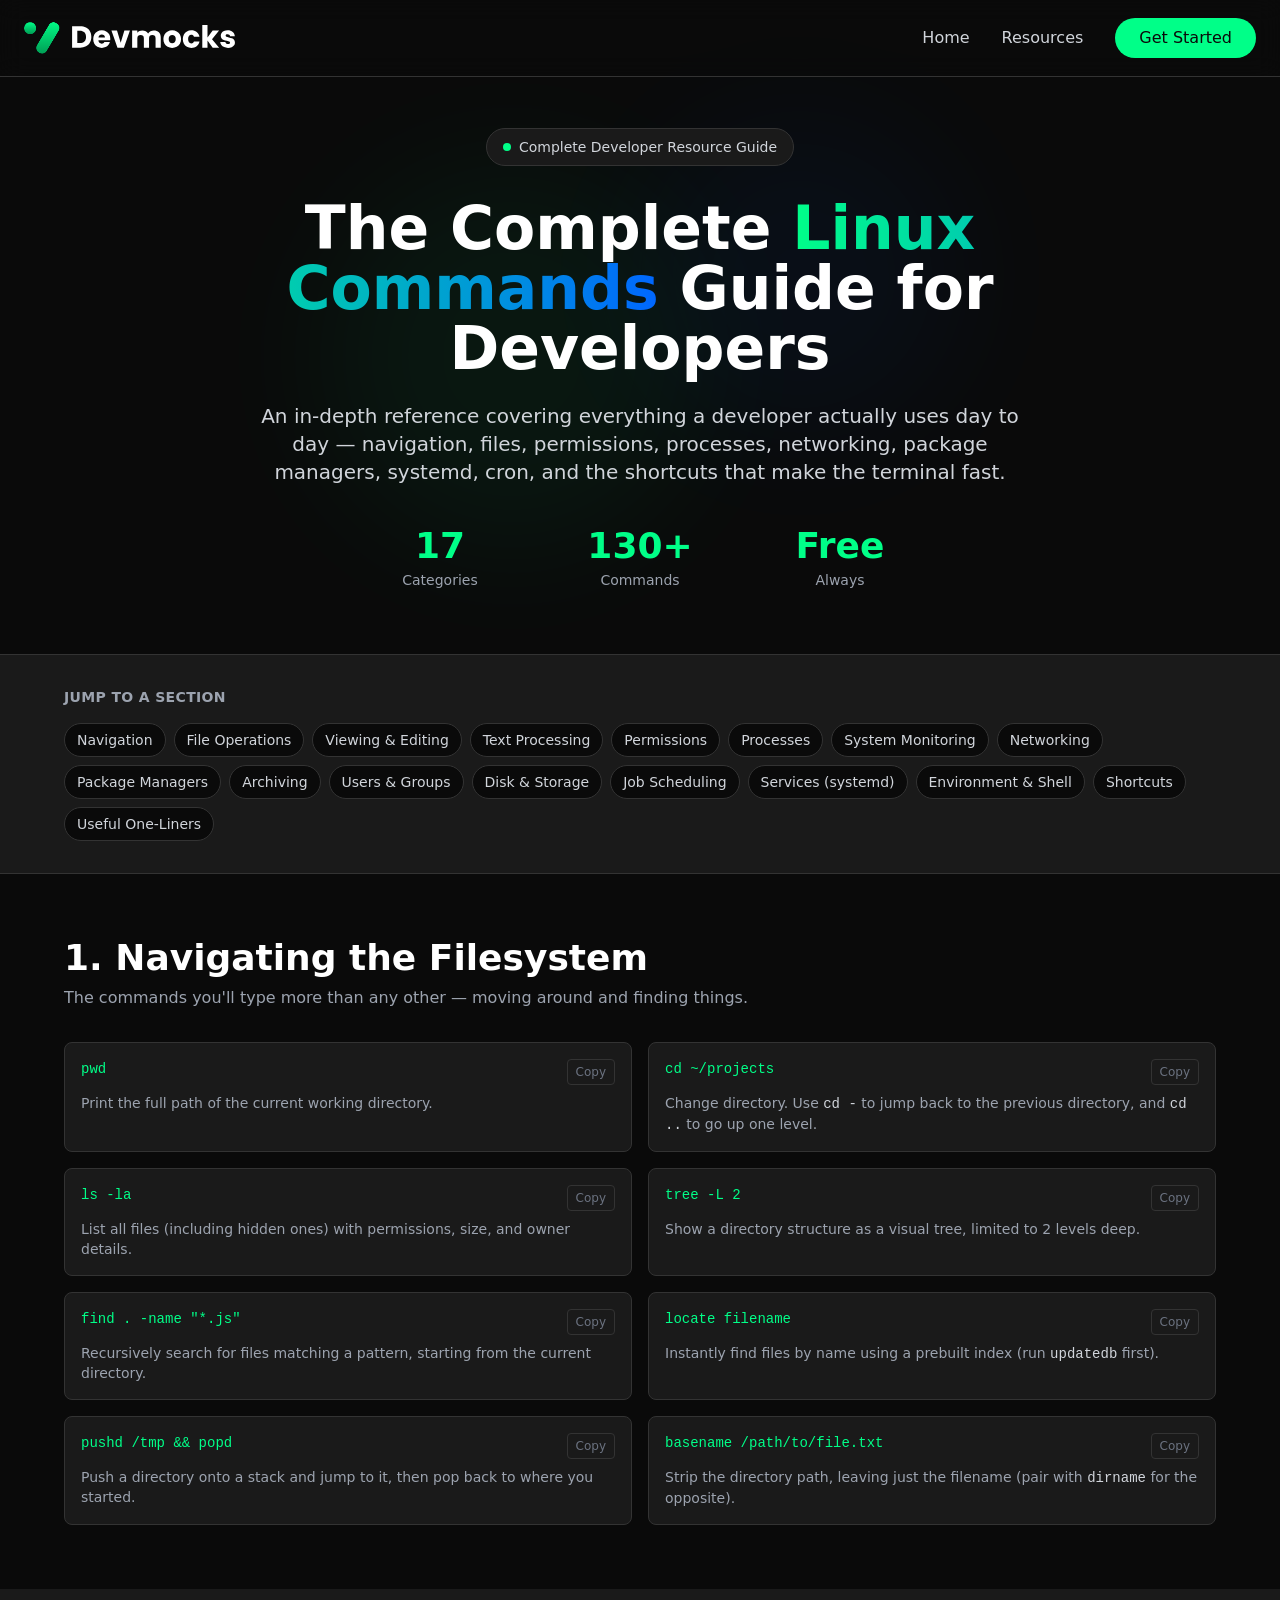
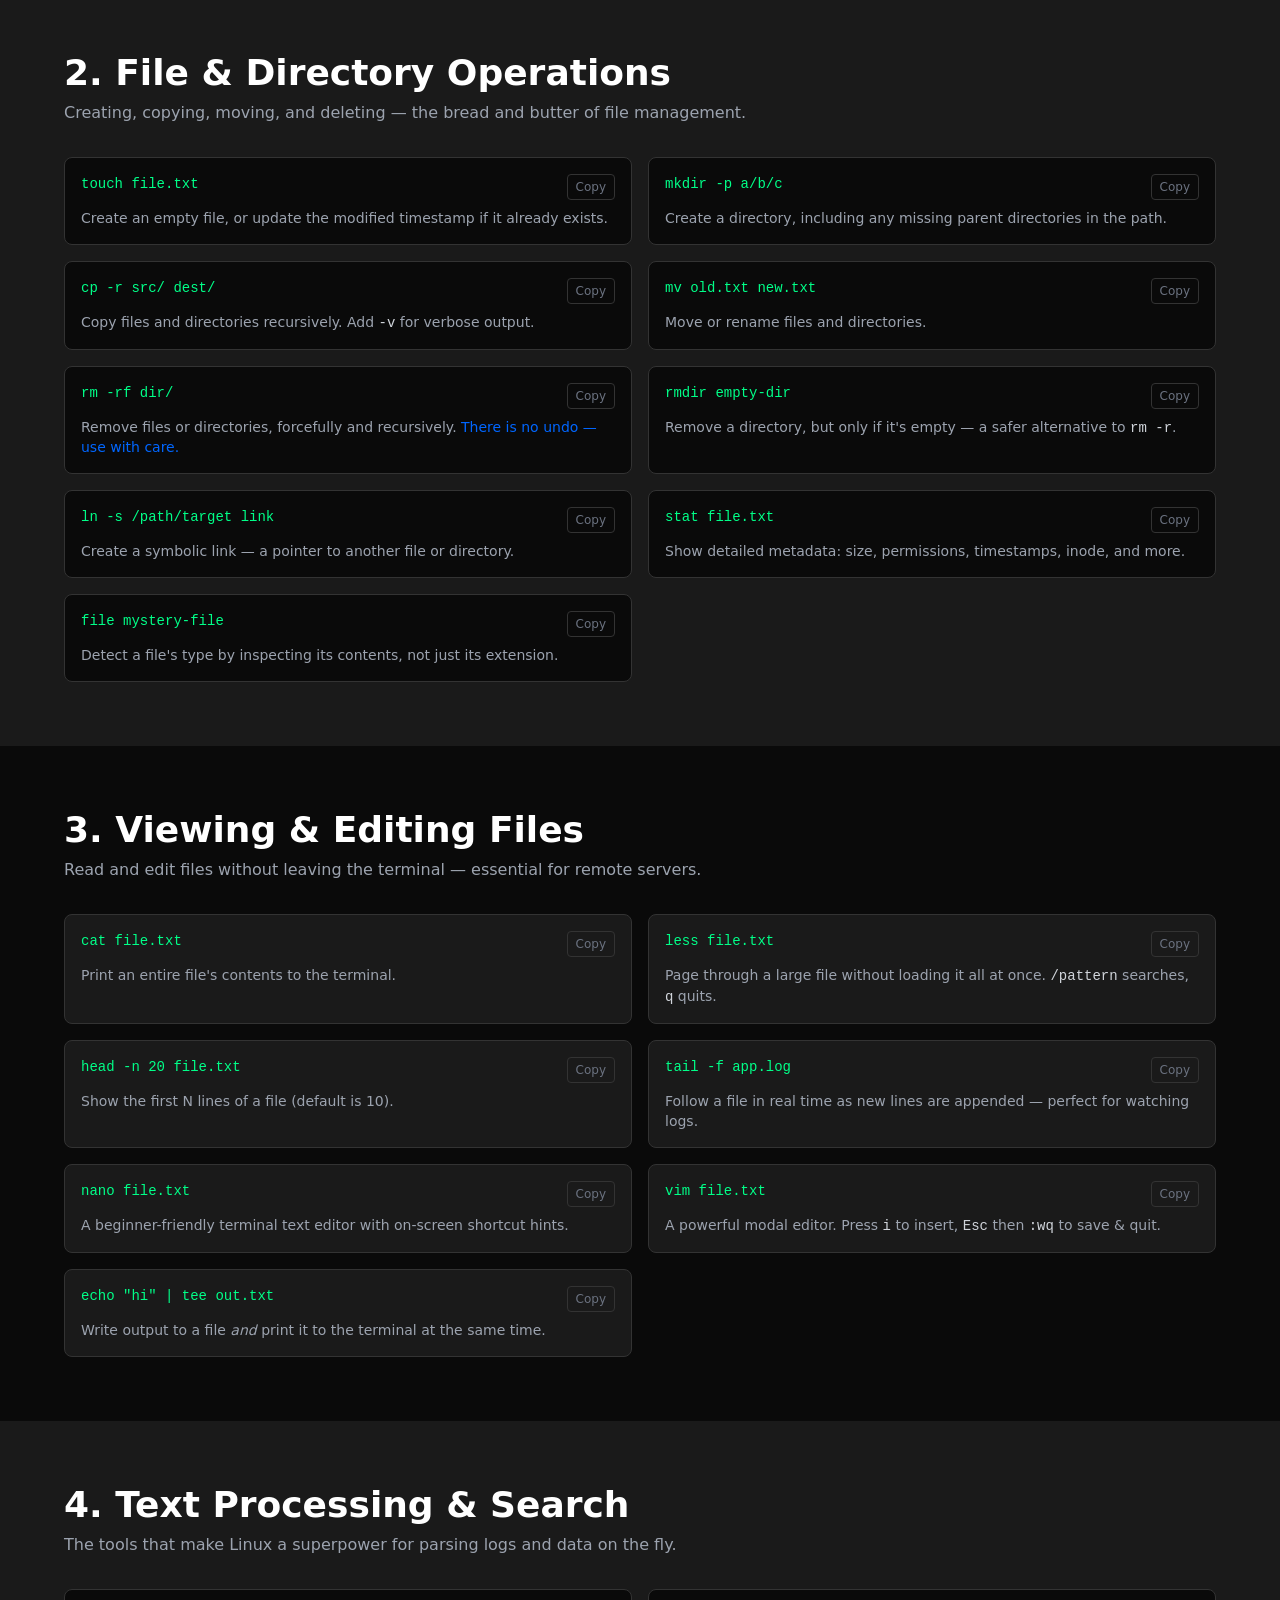
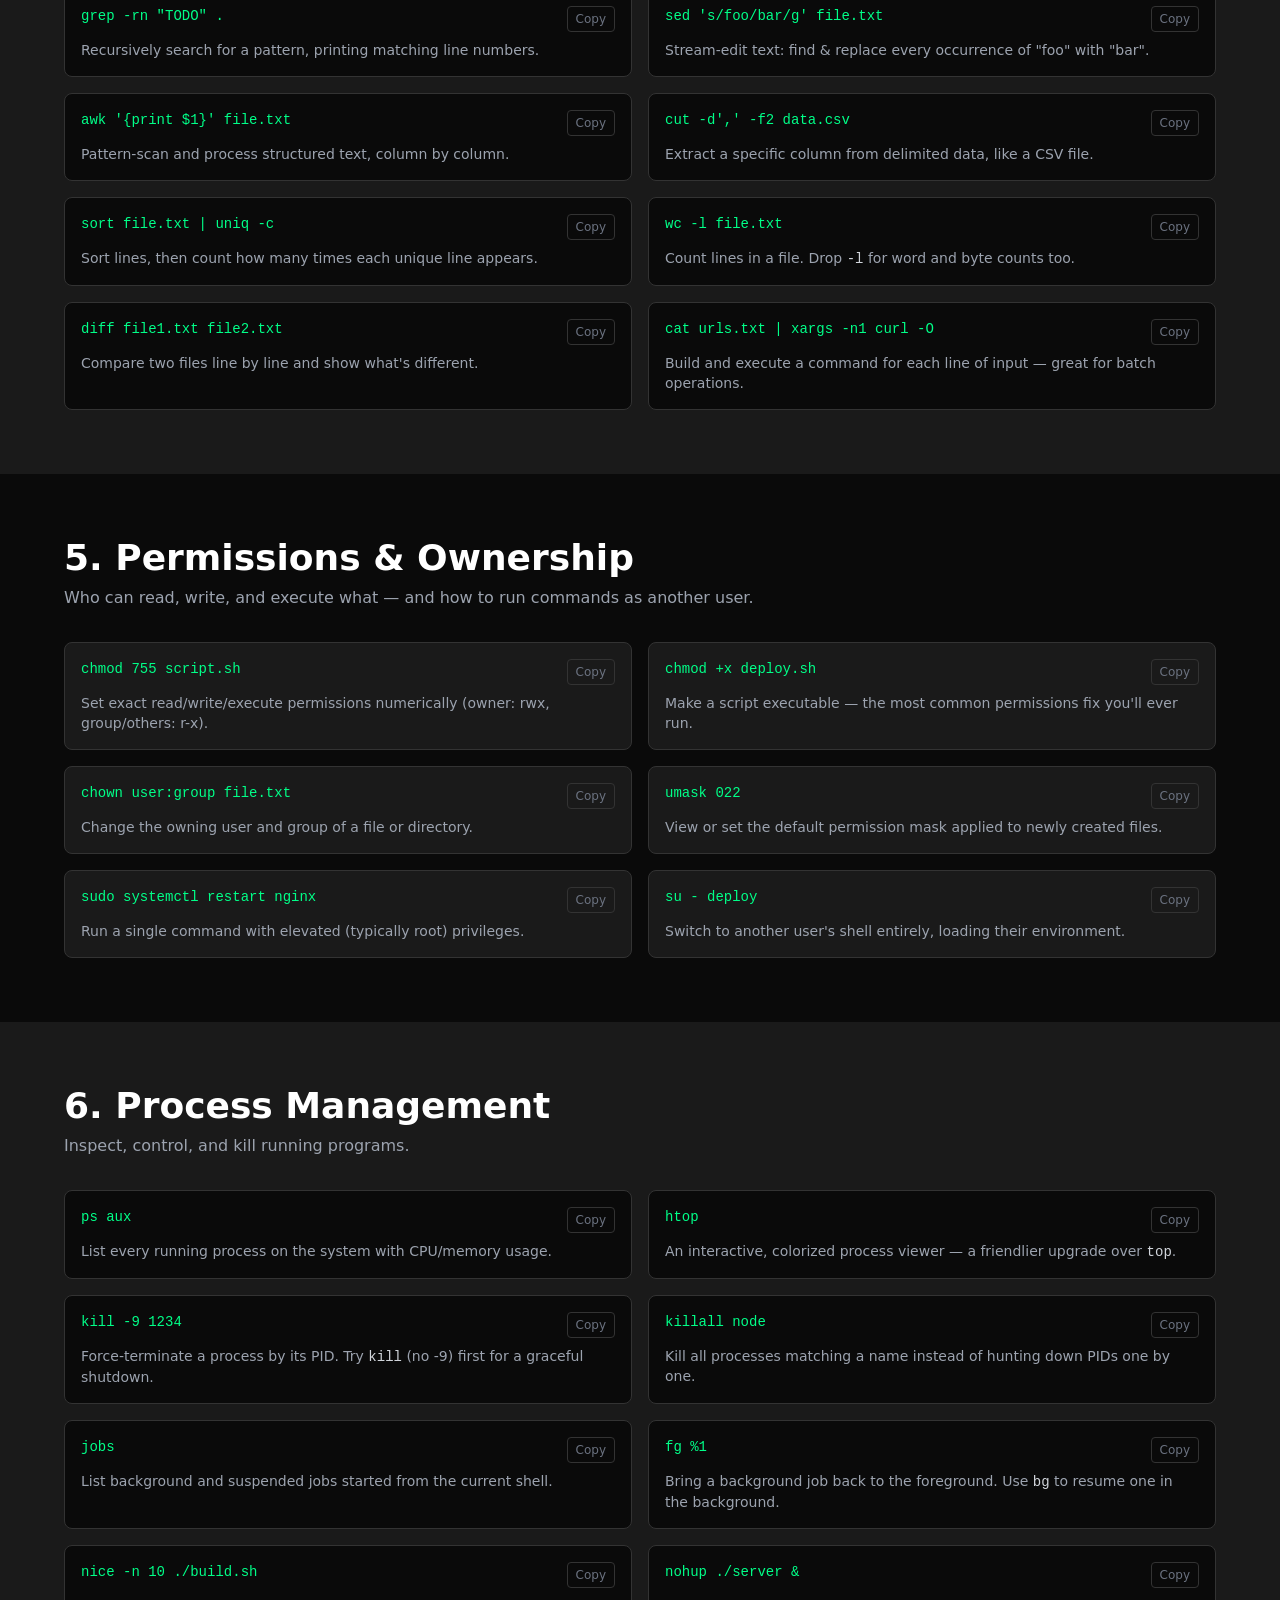
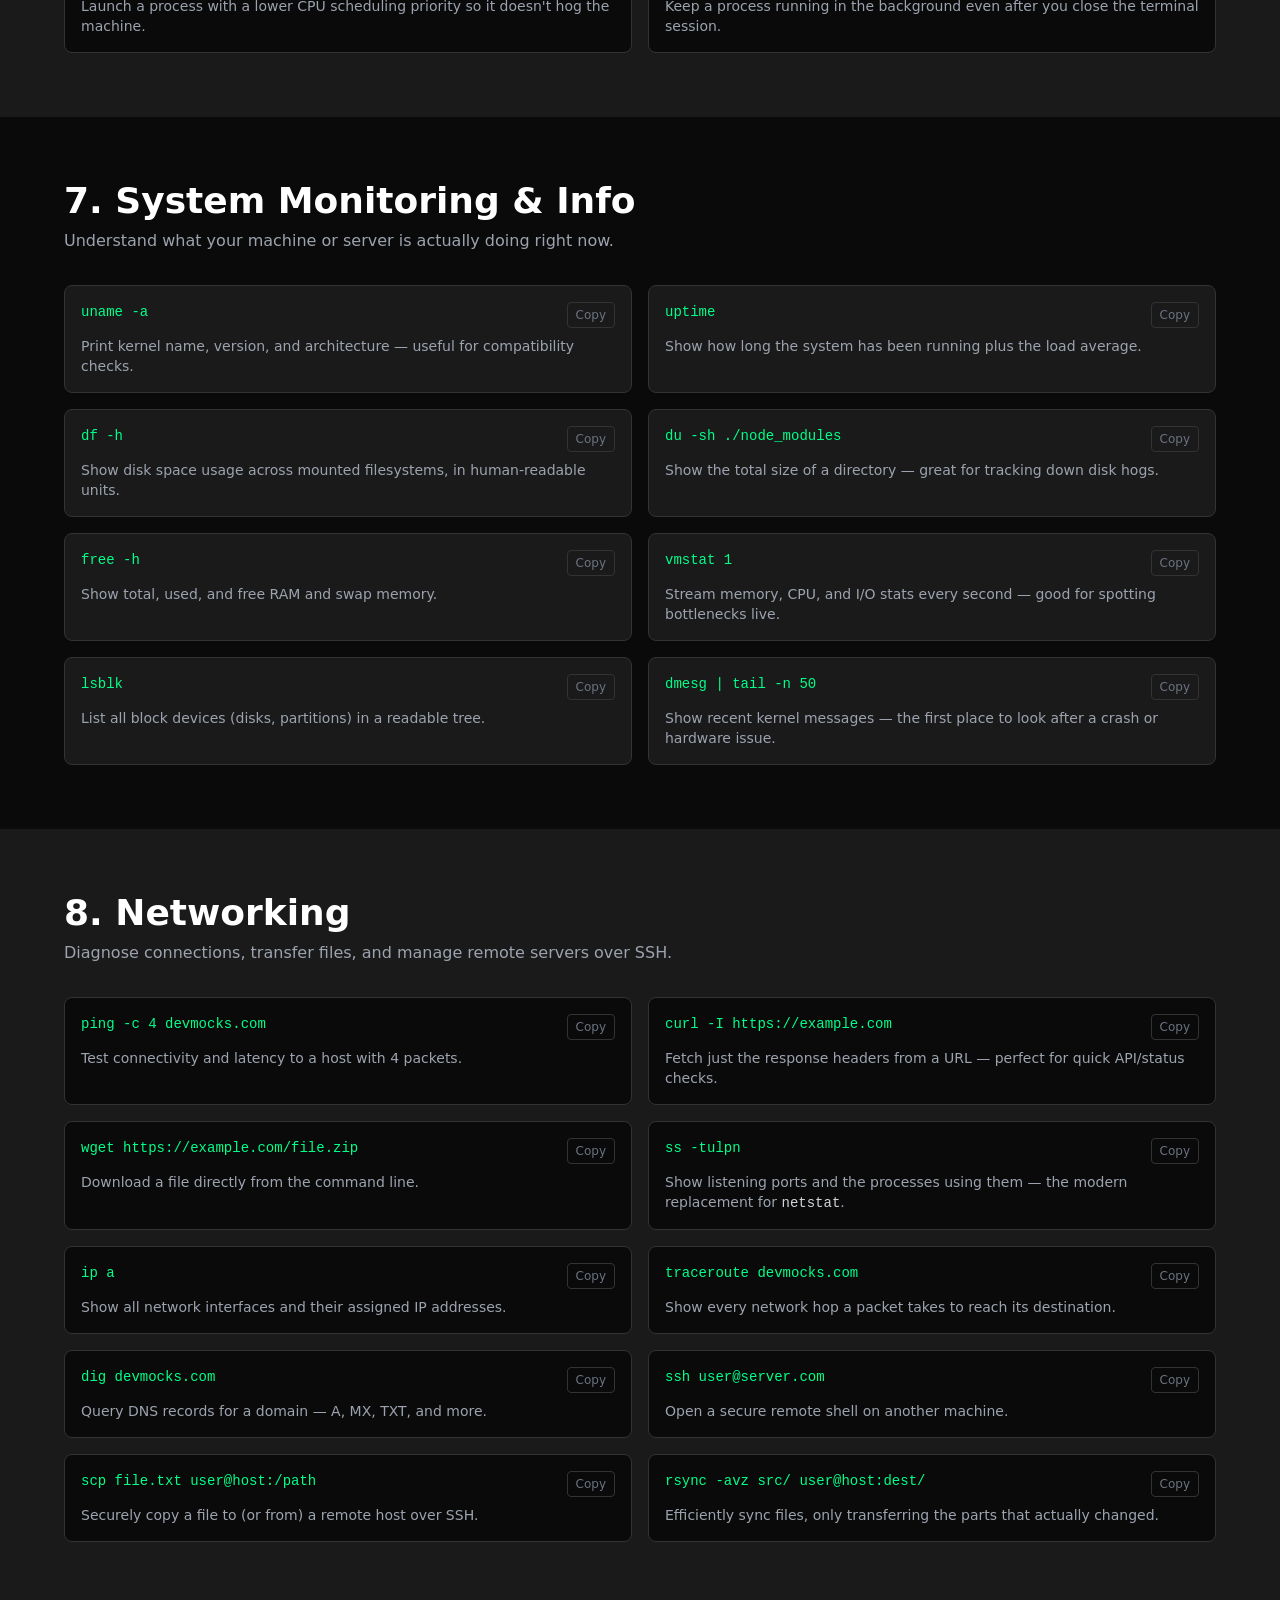
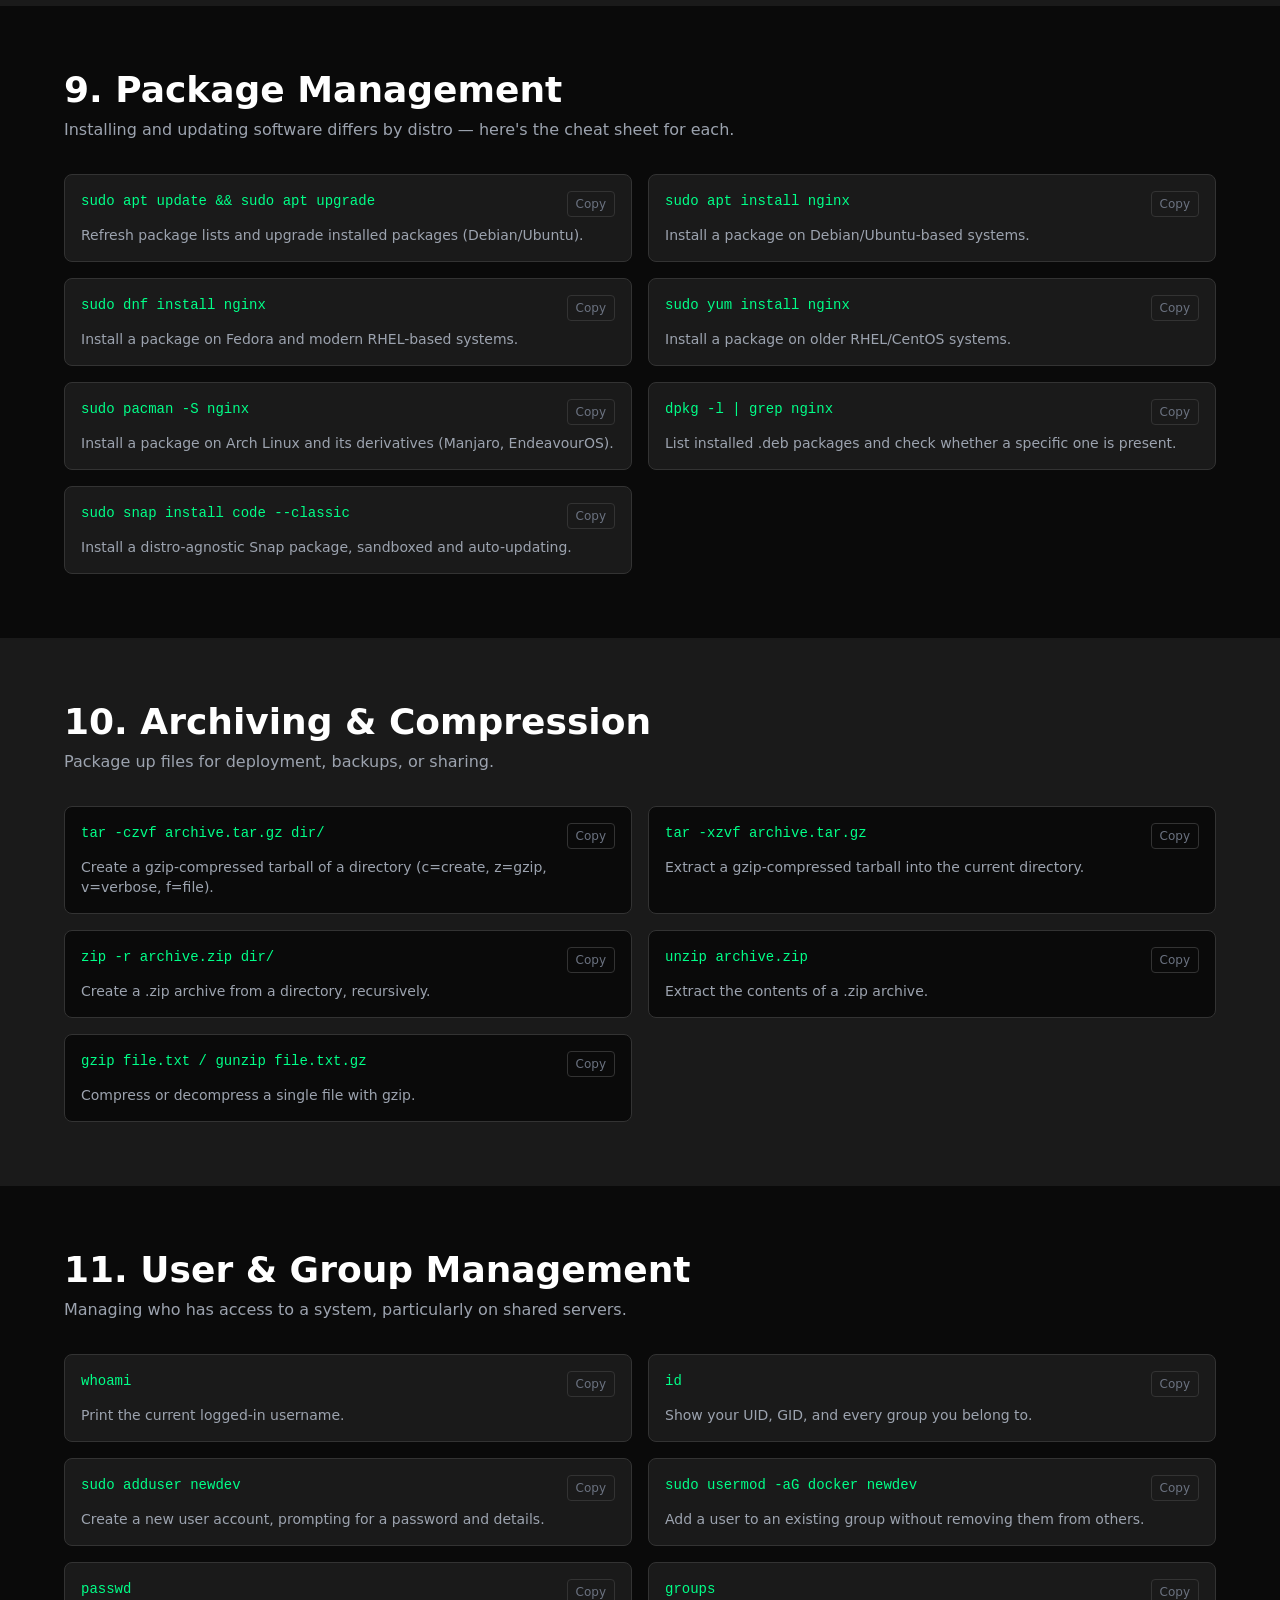
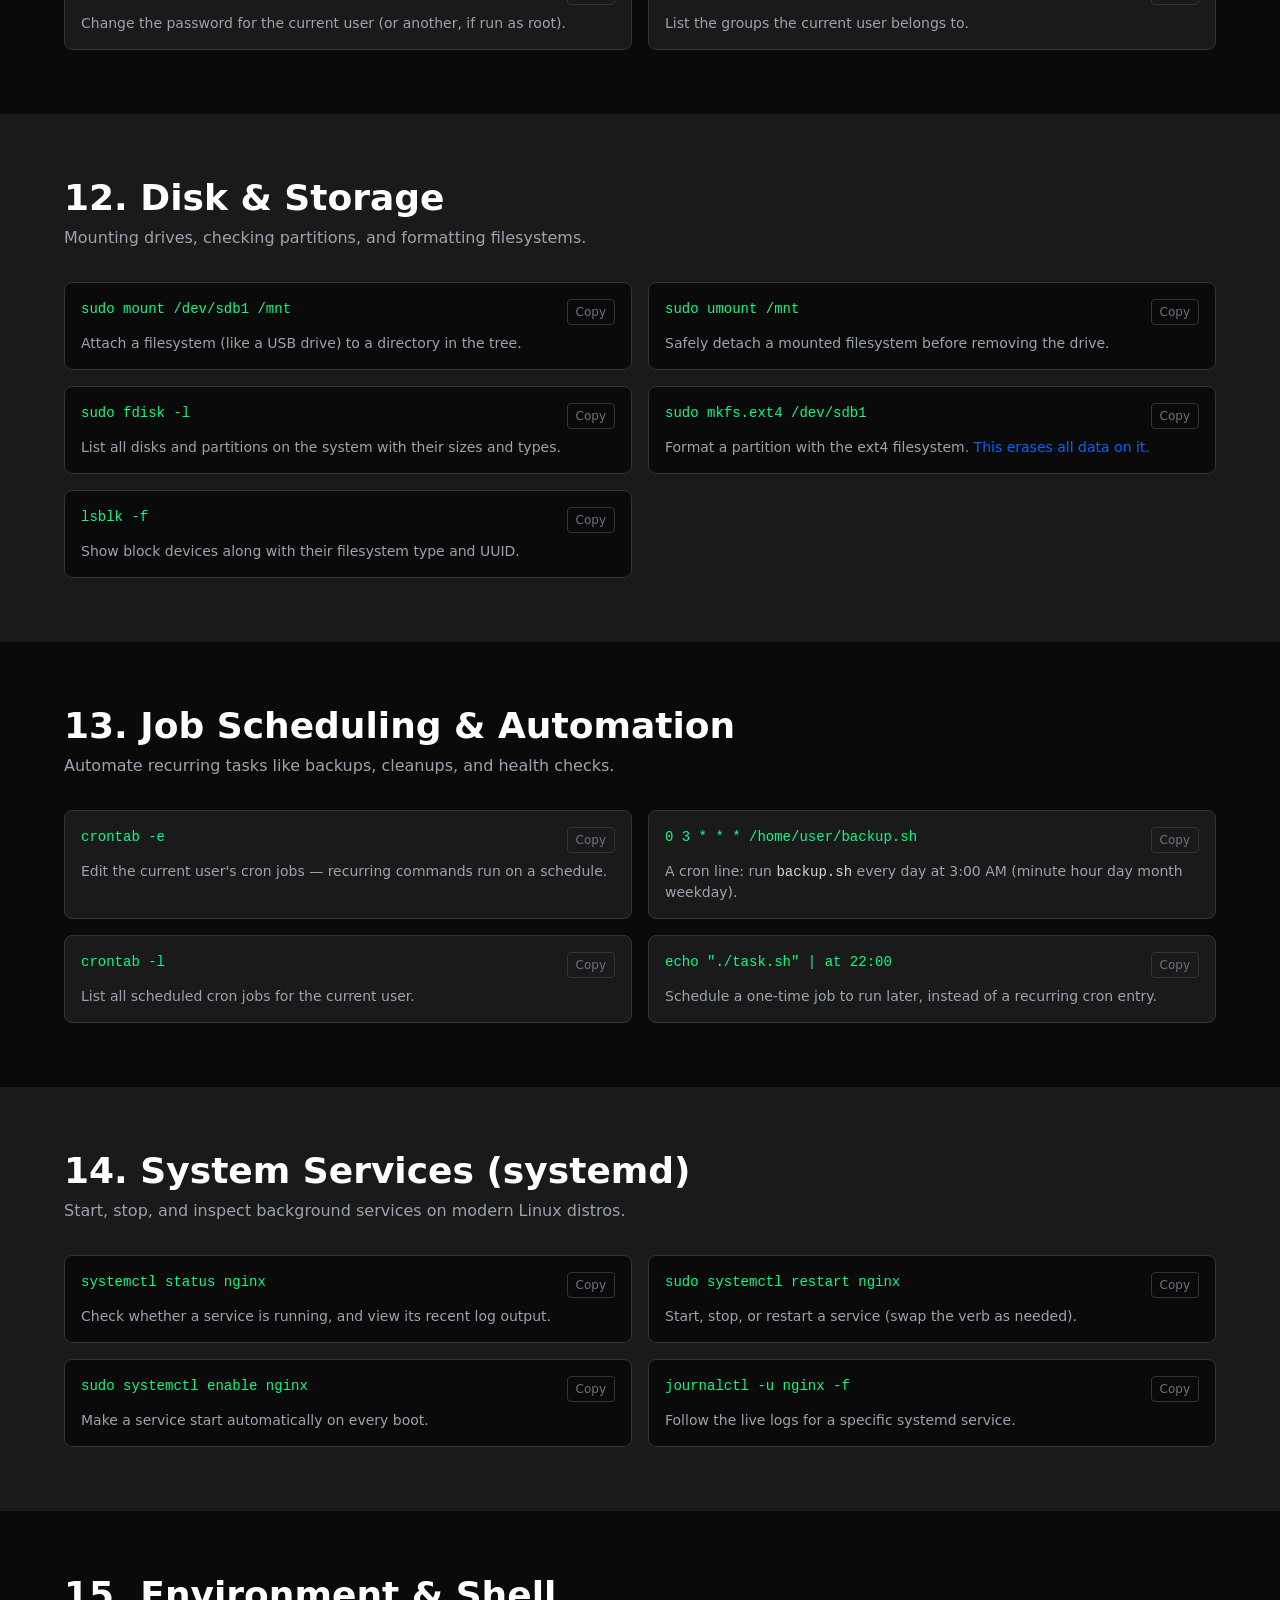
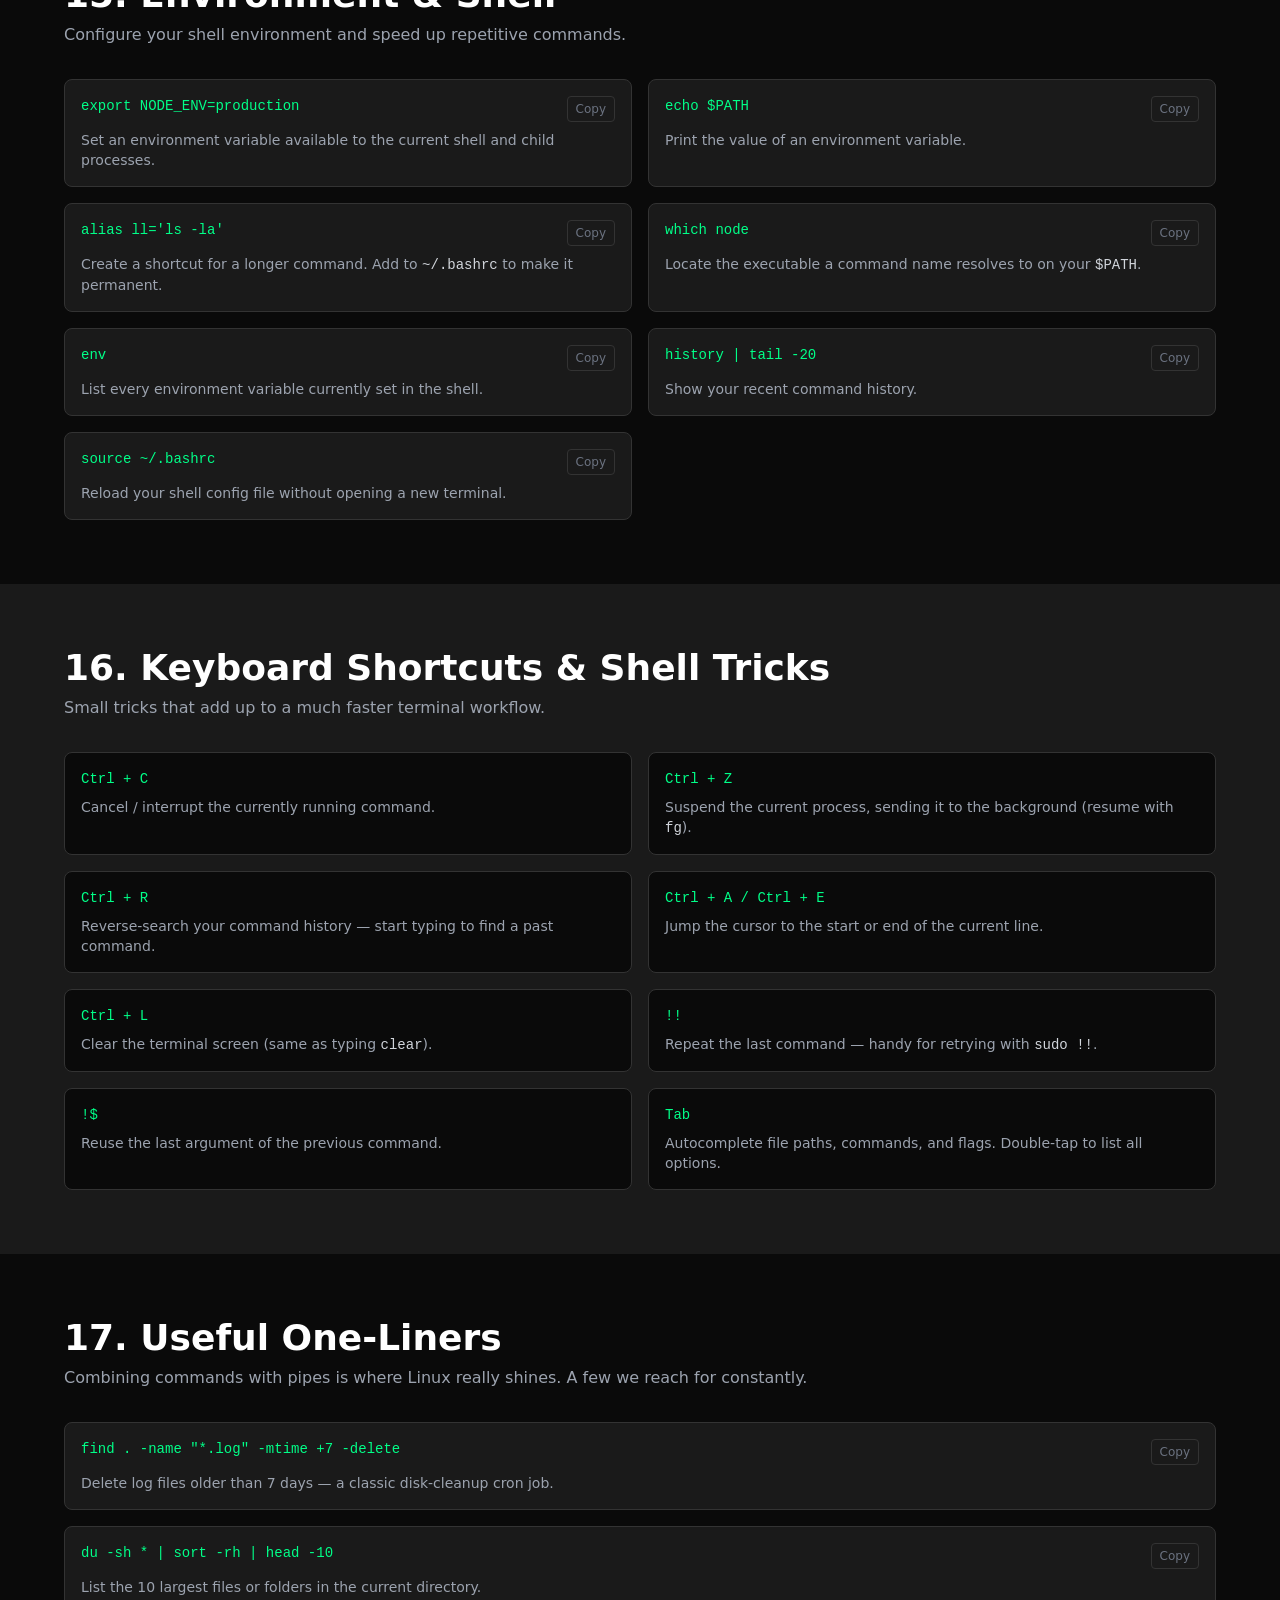
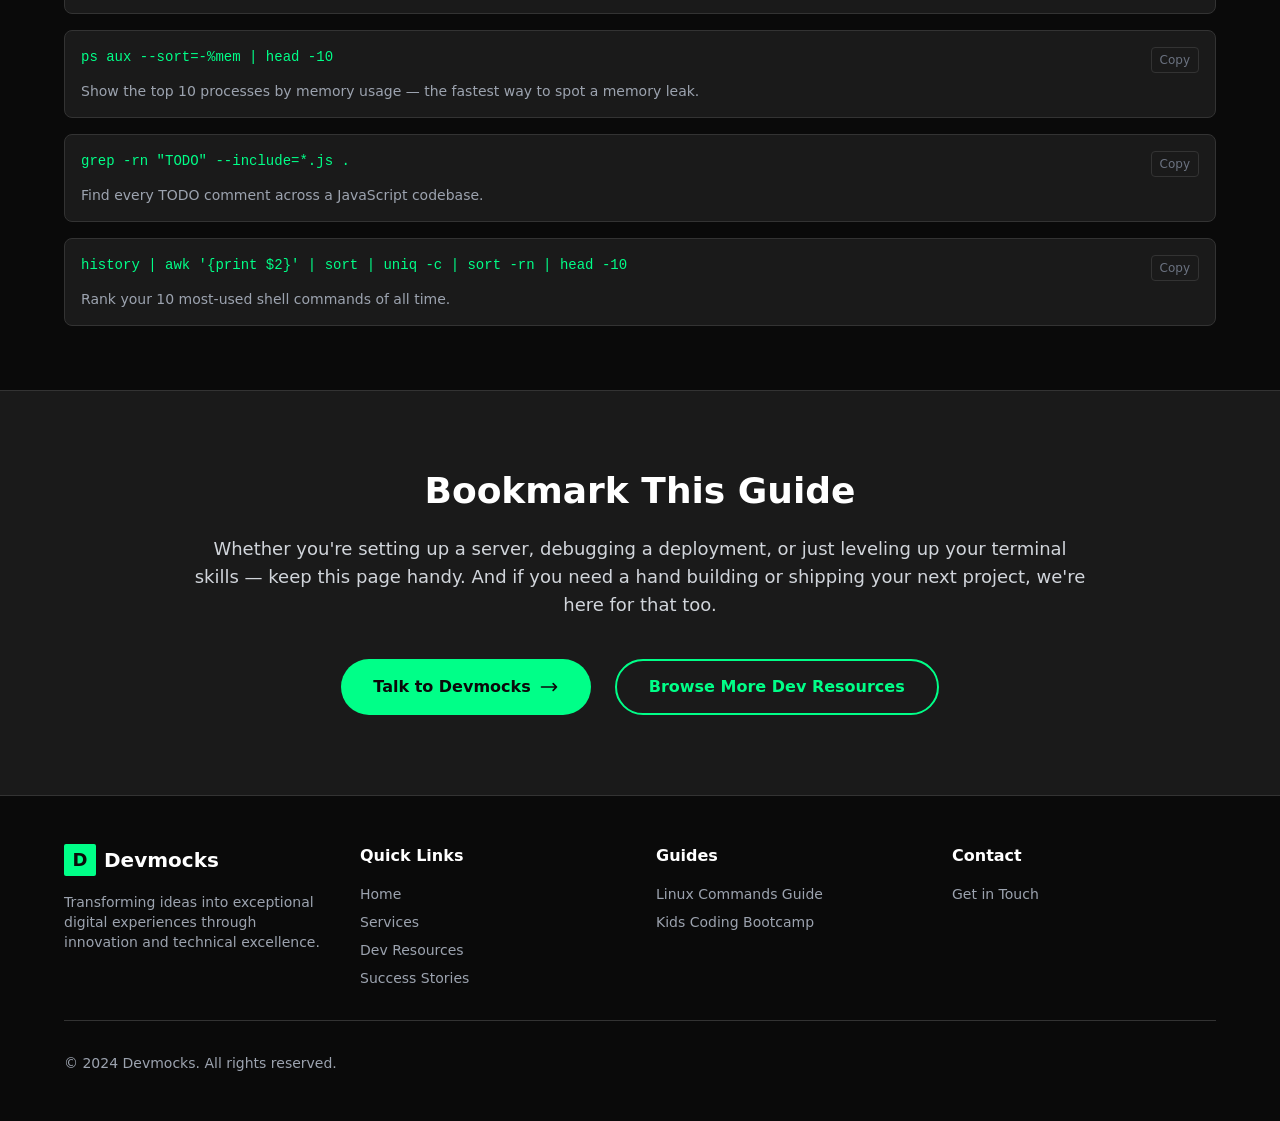
<file: public/pages/linux-commands-guide.html>
<!DOCTYPE html>
<html lang="en">
<head>
    <meta charset="UTF-8">
    <meta http-equiv="X-UA-Compatible" content="IE=edge">
    <meta name="viewport" content="width=device-width, initial-scale=1.0">
    <title>The Complete Linux Commands Guide for Developers | Devmocks</title>
    <meta name="description" content="An in-depth, complete resource guide to Linux commands for developers — navigation, file ops, permissions, processes, networking, package managers, systemd, cron, and more, with real examples.">

    <link rel="canonical" href="https://devmocks.com/public/pages/linux-commands-guide.html">

    <meta property="og:type" content="article">
    <meta property="og:url" content="https://devmocks.com/public/pages/linux-commands-guide.html">
    <meta property="og:title" content="The Complete Linux Commands Guide for Developers | Devmocks">
    <meta property="og:description" content="An in-depth, complete resource guide to Linux commands for developers — navigation, file ops, permissions, processes, networking, package managers, systemd, cron, and more.">
    <meta property="og:image" content="https://devmocks.com/public/img/devmocks.png">

    <meta property="twitter:card" content="summary_large_image">
    <meta property="twitter:title" content="The Complete Linux Commands Guide for Developers | Devmocks">
    <meta property="twitter:description" content="An in-depth, complete resource guide to Linux commands for developers — navigation, file ops, permissions, processes, networking, package managers, systemd, cron, and more.">
    <meta property="twitter:image" content="https://devmocks.com/public/img/devmocks.png">

    <!-- Favicon -->
    <link rel="icon" type="image/png" href="../img/favicon-96x96.png" sizes="96x96">
    <link rel="icon" type="image/svg+xml" href="../img/favicon.svg">
    <link rel="shortcut icon" href="../img/favicon.ico">
    <link rel="apple-touch-icon" sizes="180x180" href="../img/apple-touch-icon.png">
    <link rel="manifest" href="../img/site.webmanifest">

    <!-- Core theme TailwindCSS-->
    <link rel="stylesheet" href="../css/output.css">
    <!-- Core theme CSS-->
    <link rel="stylesheet" href="../css/styles.css">
</head>
<body class="bg-dark text-white font-sans">

    <!-- Header -->
    <header id="header" class="fixed top-0 left-0 right-0 z-50 transition-all duration-300 bg-dark/90 backdrop-blur-md border-b border-dark-border">
        <nav class="container mx-auto px-6 py-4 flex items-center justify-between">
            <a href="../../index.html"><img src="../img/devmocks-logo.svg" alt="devmocks logo"></a>

            <div class="hidden md:flex items-center space-x-8">
                <a href="../../index.html" class="text-gray-300 hover:text-primary transition-colors">Home</a>
                <a href="../../index.html#resources" class="text-gray-300 hover:text-primary transition-colors">Resources</a>
                <a href="../../index.html#contact" class="bg-primary text-dark px-6 py-2 rounded-full font-medium hover:bg-opacity-90 transition-all">Get Started</a>
            </div>

            <button id="mobile-menu-btn" class="md:hidden text-white">
                <svg class="w-6 h-6" fill="none" stroke="currentColor" viewBox="0 0 24 24">
                    <path stroke-linecap="round" stroke-linejoin="round" stroke-width="2" d="M4 6h16M4 12h16M4 18h16"></path>
                </svg>
            </button>
        </nav>

        <div id="mobile-menu" class="md:hidden bg-dark-lighter border-t border-dark-border hidden">
            <div class="container mx-auto px-6 py-4 space-y-4">
                <a href="../../index.html" class="block text-gray-300 hover:text-primary transition-colors">Home</a>
                <a href="../../index.html#resources" class="block text-gray-300 hover:text-primary transition-colors">Resources</a>
                <a href="../../index.html#contact" class="block bg-primary text-dark px-6 py-2 rounded-full font-medium text-center">Get Started</a>
            </div>
        </div>
    </header>

    <!-- Hero -->
    <section class="pt-32 pb-16 relative overflow-hidden">
        <div class="absolute inset-0">
            <div class="absolute top-1/4 left-1/4 w-96 h-96 bg-primary opacity-5 rounded-full blur-3xl"></div>
            <div class="absolute bottom-1/3 right-1/4 w-80 h-80 bg-secondary opacity-5 rounded-full blur-3xl"></div>
        </div>
        <div class="container mx-auto px-6 relative z-10">
            <div class="max-w-4xl mx-auto text-center">
                <div class="inline-flex items-center space-x-2 bg-dark-lighter border border-dark-border rounded-full px-4 py-2 mb-8">
                    <div class="w-2 h-2 bg-primary rounded-full"></div>
                    <span class="text-sm text-gray-300">Complete Developer Resource Guide</span>
                </div>

                <h1 class="text-4xl md:text-6xl font-display font-bold mb-6 leading-tight">
                    The Complete <span class="text-transparent bg-clip-text bg-gradient-to-r from-primary to-secondary">Linux Commands</span> Guide for Developers
                </h1>

                <p class="text-lg md:text-xl text-gray-300 mb-10 max-w-3xl mx-auto">
                    An in-depth reference covering everything a developer actually uses day to day —
                    navigation, files, permissions, processes, networking, package managers, systemd, cron,
                    and the shortcuts that make the terminal fast.
                </p>

                <div class="grid grid-cols-3 gap-6 max-w-xl mx-auto">
                    <div class="text-center">
                        <div class="text-3xl md:text-4xl font-bold text-primary mb-1">17</div>
                        <div class="text-sm text-gray-400">Categories</div>
                    </div>
                    <div class="text-center">
                        <div class="text-3xl md:text-4xl font-bold text-primary mb-1">130+</div>
                        <div class="text-sm text-gray-400">Commands</div>
                    </div>
                    <div class="text-center">
                        <div class="text-3xl md:text-4xl font-bold text-primary mb-1">Free</div>
                        <div class="text-sm text-gray-400">Always</div>
                    </div>
                </div>
            </div>
        </div>
    </section>

    <!-- Quick Nav / Table of Contents -->
    <section class="py-8 bg-dark-lighter border-y border-dark-border">
        <div class="container mx-auto px-6">
            <div class="max-w-6xl mx-auto">
                <p class="text-sm text-gray-400 mb-4 uppercase tracking-wide font-semibold">Jump to a section</p>
                <div class="flex flex-wrap gap-2">
                    <a href="#navigation" class="text-sm bg-dark border border-dark-border hover:border-primary hover:text-primary text-gray-300 px-3 py-1.5 rounded-full transition-colors">Navigation</a>
                    <a href="#file-ops" class="text-sm bg-dark border border-dark-border hover:border-primary hover:text-primary text-gray-300 px-3 py-1.5 rounded-full transition-colors">File Operations</a>
                    <a href="#viewing-editing" class="text-sm bg-dark border border-dark-border hover:border-primary hover:text-primary text-gray-300 px-3 py-1.5 rounded-full transition-colors">Viewing & Editing</a>
                    <a href="#text-processing" class="text-sm bg-dark border border-dark-border hover:border-primary hover:text-primary text-gray-300 px-3 py-1.5 rounded-full transition-colors">Text Processing</a>
                    <a href="#permissions" class="text-sm bg-dark border border-dark-border hover:border-primary hover:text-primary text-gray-300 px-3 py-1.5 rounded-full transition-colors">Permissions</a>
                    <a href="#process-mgmt" class="text-sm bg-dark border border-dark-border hover:border-primary hover:text-primary text-gray-300 px-3 py-1.5 rounded-full transition-colors">Processes</a>
                    <a href="#system-monitoring" class="text-sm bg-dark border border-dark-border hover:border-primary hover:text-primary text-gray-300 px-3 py-1.5 rounded-full transition-colors">System Monitoring</a>
                    <a href="#networking" class="text-sm bg-dark border border-dark-border hover:border-primary hover:text-primary text-gray-300 px-3 py-1.5 rounded-full transition-colors">Networking</a>
                    <a href="#package-mgmt" class="text-sm bg-dark border border-dark-border hover:border-primary hover:text-primary text-gray-300 px-3 py-1.5 rounded-full transition-colors">Package Managers</a>
                    <a href="#archiving" class="text-sm bg-dark border border-dark-border hover:border-primary hover:text-primary text-gray-300 px-3 py-1.5 rounded-full transition-colors">Archiving</a>
                    <a href="#user-mgmt" class="text-sm bg-dark border border-dark-border hover:border-primary hover:text-primary text-gray-300 px-3 py-1.5 rounded-full transition-colors">Users & Groups</a>
                    <a href="#disk-storage" class="text-sm bg-dark border border-dark-border hover:border-primary hover:text-primary text-gray-300 px-3 py-1.5 rounded-full transition-colors">Disk & Storage</a>
                    <a href="#job-scheduling" class="text-sm bg-dark border border-dark-border hover:border-primary hover:text-primary text-gray-300 px-3 py-1.5 rounded-full transition-colors">Job Scheduling</a>
                    <a href="#systemd" class="text-sm bg-dark border border-dark-border hover:border-primary hover:text-primary text-gray-300 px-3 py-1.5 rounded-full transition-colors">Services (systemd)</a>
                    <a href="#environment-shell" class="text-sm bg-dark border border-dark-border hover:border-primary hover:text-primary text-gray-300 px-3 py-1.5 rounded-full transition-colors">Environment & Shell</a>
                    <a href="#shortcuts" class="text-sm bg-dark border border-dark-border hover:border-primary hover:text-primary text-gray-300 px-3 py-1.5 rounded-full transition-colors">Shortcuts</a>
                    <a href="#one-liners" class="text-sm bg-dark border border-dark-border hover:border-primary hover:text-primary text-gray-300 px-3 py-1.5 rounded-full transition-colors">Useful One-Liners</a>
                </div>
            </div>
        </div>
    </section>

    <main>
    <!-- 1. Navigation -->
    <section id="navigation" class="py-16 bg-dark scroll-mt-24">
        <div class="container mx-auto px-6">
            <div class="max-w-6xl mx-auto">
                <h2 class="text-3xl md:text-4xl font-display font-bold mb-2">1. Navigating the Filesystem</h2>
                <p class="text-gray-400 mb-8">The commands you'll type more than any other — moving around and finding things.</p>
                <div class="grid md:grid-cols-2 gap-4">

                    <div class="bg-dark-lighter border border-dark-border rounded-lg p-4 hover:border-primary transition-colors">
                        <div class="flex items-start justify-between gap-3 mb-2">
                            <code class="text-primary font-mono text-sm break-all">pwd</code>
                            <button class="copy-btn shrink-0 text-gray-500 hover:text-primary text-xs border border-dark-border hover:border-primary rounded px-2 py-1 transition-colors" data-copy="pwd">Copy</button>
                        </div>
                        <p class="text-gray-400 text-sm">Print the full path of the current working directory.</p>
                    </div>

                    <div class="bg-dark-lighter border border-dark-border rounded-lg p-4 hover:border-primary transition-colors">
                        <div class="flex items-start justify-between gap-3 mb-2">
                            <code class="text-primary font-mono text-sm break-all">cd ~/projects</code>
                            <button class="copy-btn shrink-0 text-gray-500 hover:text-primary text-xs border border-dark-border hover:border-primary rounded px-2 py-1 transition-colors" data-copy="cd ~/projects">Copy</button>
                        </div>
                        <p class="text-gray-400 text-sm">Change directory. Use <code class="text-gray-300">cd -</code> to jump back to the previous directory, and <code class="text-gray-300">cd ..</code> to go up one level.</p>
                    </div>

                    <div class="bg-dark-lighter border border-dark-border rounded-lg p-4 hover:border-primary transition-colors">
                        <div class="flex items-start justify-between gap-3 mb-2">
                            <code class="text-primary font-mono text-sm break-all">ls -la</code>
                            <button class="copy-btn shrink-0 text-gray-500 hover:text-primary text-xs border border-dark-border hover:border-primary rounded px-2 py-1 transition-colors" data-copy="ls -la">Copy</button>
                        </div>
                        <p class="text-gray-400 text-sm">List all files (including hidden ones) with permissions, size, and owner details.</p>
                    </div>

                    <div class="bg-dark-lighter border border-dark-border rounded-lg p-4 hover:border-primary transition-colors">
                        <div class="flex items-start justify-between gap-3 mb-2">
                            <code class="text-primary font-mono text-sm break-all">tree -L 2</code>
                            <button class="copy-btn shrink-0 text-gray-500 hover:text-primary text-xs border border-dark-border hover:border-primary rounded px-2 py-1 transition-colors" data-copy="tree -L 2">Copy</button>
                        </div>
                        <p class="text-gray-400 text-sm">Show a directory structure as a visual tree, limited to 2 levels deep.</p>
                    </div>

                    <div class="bg-dark-lighter border border-dark-border rounded-lg p-4 hover:border-primary transition-colors">
                        <div class="flex items-start justify-between gap-3 mb-2">
                            <code class="text-primary font-mono text-sm break-all">find . -name "*.js"</code>
                            <button class="copy-btn shrink-0 text-gray-500 hover:text-primary text-xs border border-dark-border hover:border-primary rounded px-2 py-1 transition-colors" data-copy="find . -name &quot;*.js&quot;">Copy</button>
                        </div>
                        <p class="text-gray-400 text-sm">Recursively search for files matching a pattern, starting from the current directory.</p>
                    </div>

                    <div class="bg-dark-lighter border border-dark-border rounded-lg p-4 hover:border-primary transition-colors">
                        <div class="flex items-start justify-between gap-3 mb-2">
                            <code class="text-primary font-mono text-sm break-all">locate filename</code>
                            <button class="copy-btn shrink-0 text-gray-500 hover:text-primary text-xs border border-dark-border hover:border-primary rounded px-2 py-1 transition-colors" data-copy="locate filename">Copy</button>
                        </div>
                        <p class="text-gray-400 text-sm">Instantly find files by name using a prebuilt index (run <code class="text-gray-300">updatedb</code> first).</p>
                    </div>

                    <div class="bg-dark-lighter border border-dark-border rounded-lg p-4 hover:border-primary transition-colors">
                        <div class="flex items-start justify-between gap-3 mb-2">
                            <code class="text-primary font-mono text-sm break-all">pushd /tmp && popd</code>
                            <button class="copy-btn shrink-0 text-gray-500 hover:text-primary text-xs border border-dark-border hover:border-primary rounded px-2 py-1 transition-colors" data-copy="pushd /tmp && popd">Copy</button>
                        </div>
                        <p class="text-gray-400 text-sm">Push a directory onto a stack and jump to it, then pop back to where you started.</p>
                    </div>

                    <div class="bg-dark-lighter border border-dark-border rounded-lg p-4 hover:border-primary transition-colors">
                        <div class="flex items-start justify-between gap-3 mb-2">
                            <code class="text-primary font-mono text-sm break-all">basename /path/to/file.txt</code>
                            <button class="copy-btn shrink-0 text-gray-500 hover:text-primary text-xs border border-dark-border hover:border-primary rounded px-2 py-1 transition-colors" data-copy="basename /path/to/file.txt">Copy</button>
                        </div>
                        <p class="text-gray-400 text-sm">Strip the directory path, leaving just the filename (pair with <code class="text-gray-300">dirname</code> for the opposite).</p>
                    </div>

                </div>
            </div>
        </div>
    </section>

    <!-- 2. File Operations -->
    <section id="file-ops" class="py-16 bg-dark-lighter scroll-mt-24">
        <div class="container mx-auto px-6">
            <div class="max-w-6xl mx-auto">
                <h2 class="text-3xl md:text-4xl font-display font-bold mb-2">2. File & Directory Operations</h2>
                <p class="text-gray-400 mb-8">Creating, copying, moving, and deleting — the bread and butter of file management.</p>
                <div class="grid md:grid-cols-2 gap-4">

                    <div class="bg-dark border border-dark-border rounded-lg p-4 hover:border-primary transition-colors">
                        <div class="flex items-start justify-between gap-3 mb-2">
                            <code class="text-primary font-mono text-sm break-all">touch file.txt</code>
                            <button class="copy-btn shrink-0 text-gray-500 hover:text-primary text-xs border border-dark-border hover:border-primary rounded px-2 py-1 transition-colors" data-copy="touch file.txt">Copy</button>
                        </div>
                        <p class="text-gray-400 text-sm">Create an empty file, or update the modified timestamp if it already exists.</p>
                    </div>

                    <div class="bg-dark border border-dark-border rounded-lg p-4 hover:border-primary transition-colors">
                        <div class="flex items-start justify-between gap-3 mb-2">
                            <code class="text-primary font-mono text-sm break-all">mkdir -p a/b/c</code>
                            <button class="copy-btn shrink-0 text-gray-500 hover:text-primary text-xs border border-dark-border hover:border-primary rounded px-2 py-1 transition-colors" data-copy="mkdir -p a/b/c">Copy</button>
                        </div>
                        <p class="text-gray-400 text-sm">Create a directory, including any missing parent directories in the path.</p>
                    </div>

                    <div class="bg-dark border border-dark-border rounded-lg p-4 hover:border-primary transition-colors">
                        <div class="flex items-start justify-between gap-3 mb-2">
                            <code class="text-primary font-mono text-sm break-all">cp -r src/ dest/</code>
                            <button class="copy-btn shrink-0 text-gray-500 hover:text-primary text-xs border border-dark-border hover:border-primary rounded px-2 py-1 transition-colors" data-copy="cp -r src/ dest/">Copy</button>
                        </div>
                        <p class="text-gray-400 text-sm">Copy files and directories recursively. Add <code class="text-gray-300">-v</code> for verbose output.</p>
                    </div>

                    <div class="bg-dark border border-dark-border rounded-lg p-4 hover:border-primary transition-colors">
                        <div class="flex items-start justify-between gap-3 mb-2">
                            <code class="text-primary font-mono text-sm break-all">mv old.txt new.txt</code>
                            <button class="copy-btn shrink-0 text-gray-500 hover:text-primary text-xs border border-dark-border hover:border-primary rounded px-2 py-1 transition-colors" data-copy="mv old.txt new.txt">Copy</button>
                        </div>
                        <p class="text-gray-400 text-sm">Move or rename files and directories.</p>
                    </div>

                    <div class="bg-dark border border-dark-border rounded-lg p-4 hover:border-primary transition-colors">
                        <div class="flex items-start justify-between gap-3 mb-2">
                            <code class="text-primary font-mono text-sm break-all">rm -rf dir/</code>
                            <button class="copy-btn shrink-0 text-gray-500 hover:text-primary text-xs border border-dark-border hover:border-primary rounded px-2 py-1 transition-colors" data-copy="rm -rf dir/">Copy</button>
                        </div>
                        <p class="text-gray-400 text-sm">Remove files or directories, forcefully and recursively. <span class="text-secondary">There is no undo — use with care.</span></p>
                    </div>

                    <div class="bg-dark border border-dark-border rounded-lg p-4 hover:border-primary transition-colors">
                        <div class="flex items-start justify-between gap-3 mb-2">
                            <code class="text-primary font-mono text-sm break-all">rmdir empty-dir</code>
                            <button class="copy-btn shrink-0 text-gray-500 hover:text-primary text-xs border border-dark-border hover:border-primary rounded px-2 py-1 transition-colors" data-copy="rmdir empty-dir">Copy</button>
                        </div>
                        <p class="text-gray-400 text-sm">Remove a directory, but only if it's empty — a safer alternative to <code class="text-gray-300">rm -r</code>.</p>
                    </div>

                    <div class="bg-dark border border-dark-border rounded-lg p-4 hover:border-primary transition-colors">
                        <div class="flex items-start justify-between gap-3 mb-2">
                            <code class="text-primary font-mono text-sm break-all">ln -s /path/target link</code>
                            <button class="copy-btn shrink-0 text-gray-500 hover:text-primary text-xs border border-dark-border hover:border-primary rounded px-2 py-1 transition-colors" data-copy="ln -s /path/target link">Copy</button>
                        </div>
                        <p class="text-gray-400 text-sm">Create a symbolic link — a pointer to another file or directory.</p>
                    </div>

                    <div class="bg-dark border border-dark-border rounded-lg p-4 hover:border-primary transition-colors">
                        <div class="flex items-start justify-between gap-3 mb-2">
                            <code class="text-primary font-mono text-sm break-all">stat file.txt</code>
                            <button class="copy-btn shrink-0 text-gray-500 hover:text-primary text-xs border border-dark-border hover:border-primary rounded px-2 py-1 transition-colors" data-copy="stat file.txt">Copy</button>
                        </div>
                        <p class="text-gray-400 text-sm">Show detailed metadata: size, permissions, timestamps, inode, and more.</p>
                    </div>

                    <div class="bg-dark border border-dark-border rounded-lg p-4 hover:border-primary transition-colors">
                        <div class="flex items-start justify-between gap-3 mb-2">
                            <code class="text-primary font-mono text-sm break-all">file mystery-file</code>
                            <button class="copy-btn shrink-0 text-gray-500 hover:text-primary text-xs border border-dark-border hover:border-primary rounded px-2 py-1 transition-colors" data-copy="file mystery-file">Copy</button>
                        </div>
                        <p class="text-gray-400 text-sm">Detect a file's type by inspecting its contents, not just its extension.</p>
                    </div>

                </div>
            </div>
        </div>
    </section>

    <!-- 3. Viewing & Editing -->
    <section id="viewing-editing" class="py-16 bg-dark scroll-mt-24">
        <div class="container mx-auto px-6">
            <div class="max-w-6xl mx-auto">
                <h2 class="text-3xl md:text-4xl font-display font-bold mb-2">3. Viewing & Editing Files</h2>
                <p class="text-gray-400 mb-8">Read and edit files without leaving the terminal — essential for remote servers.</p>
                <div class="grid md:grid-cols-2 gap-4">

                    <div class="bg-dark-lighter border border-dark-border rounded-lg p-4 hover:border-primary transition-colors">
                        <div class="flex items-start justify-between gap-3 mb-2">
                            <code class="text-primary font-mono text-sm break-all">cat file.txt</code>
                            <button class="copy-btn shrink-0 text-gray-500 hover:text-primary text-xs border border-dark-border hover:border-primary rounded px-2 py-1 transition-colors" data-copy="cat file.txt">Copy</button>
                        </div>
                        <p class="text-gray-400 text-sm">Print an entire file's contents to the terminal.</p>
                    </div>

                    <div class="bg-dark-lighter border border-dark-border rounded-lg p-4 hover:border-primary transition-colors">
                        <div class="flex items-start justify-between gap-3 mb-2">
                            <code class="text-primary font-mono text-sm break-all">less file.txt</code>
                            <button class="copy-btn shrink-0 text-gray-500 hover:text-primary text-xs border border-dark-border hover:border-primary rounded px-2 py-1 transition-colors" data-copy="less file.txt">Copy</button>
                        </div>
                        <p class="text-gray-400 text-sm">Page through a large file without loading it all at once. <code class="text-gray-300">/pattern</code> searches, <code class="text-gray-300">q</code> quits.</p>
                    </div>

                    <div class="bg-dark-lighter border border-dark-border rounded-lg p-4 hover:border-primary transition-colors">
                        <div class="flex items-start justify-between gap-3 mb-2">
                            <code class="text-primary font-mono text-sm break-all">head -n 20 file.txt</code>
                            <button class="copy-btn shrink-0 text-gray-500 hover:text-primary text-xs border border-dark-border hover:border-primary rounded px-2 py-1 transition-colors" data-copy="head -n 20 file.txt">Copy</button>
                        </div>
                        <p class="text-gray-400 text-sm">Show the first N lines of a file (default is 10).</p>
                    </div>

                    <div class="bg-dark-lighter border border-dark-border rounded-lg p-4 hover:border-primary transition-colors">
                        <div class="flex items-start justify-between gap-3 mb-2">
                            <code class="text-primary font-mono text-sm break-all">tail -f app.log</code>
                            <button class="copy-btn shrink-0 text-gray-500 hover:text-primary text-xs border border-dark-border hover:border-primary rounded px-2 py-1 transition-colors" data-copy="tail -f app.log">Copy</button>
                        </div>
                        <p class="text-gray-400 text-sm">Follow a file in real time as new lines are appended — perfect for watching logs.</p>
                    </div>

                    <div class="bg-dark-lighter border border-dark-border rounded-lg p-4 hover:border-primary transition-colors">
                        <div class="flex items-start justify-between gap-3 mb-2">
                            <code class="text-primary font-mono text-sm break-all">nano file.txt</code>
                            <button class="copy-btn shrink-0 text-gray-500 hover:text-primary text-xs border border-dark-border hover:border-primary rounded px-2 py-1 transition-colors" data-copy="nano file.txt">Copy</button>
                        </div>
                        <p class="text-gray-400 text-sm">A beginner-friendly terminal text editor with on-screen shortcut hints.</p>
                    </div>

                    <div class="bg-dark-lighter border border-dark-border rounded-lg p-4 hover:border-primary transition-colors">
                        <div class="flex items-start justify-between gap-3 mb-2">
                            <code class="text-primary font-mono text-sm break-all">vim file.txt</code>
                            <button class="copy-btn shrink-0 text-gray-500 hover:text-primary text-xs border border-dark-border hover:border-primary rounded px-2 py-1 transition-colors" data-copy="vim file.txt">Copy</button>
                        </div>
                        <p class="text-gray-400 text-sm">A powerful modal editor. Press <code class="text-gray-300">i</code> to insert, <code class="text-gray-300">Esc</code> then <code class="text-gray-300">:wq</code> to save & quit.</p>
                    </div>

                    <div class="bg-dark-lighter border border-dark-border rounded-lg p-4 hover:border-primary transition-colors">
                        <div class="flex items-start justify-between gap-3 mb-2">
                            <code class="text-primary font-mono text-sm break-all">echo "hi" | tee out.txt</code>
                            <button class="copy-btn shrink-0 text-gray-500 hover:text-primary text-xs border border-dark-border hover:border-primary rounded px-2 py-1 transition-colors" data-copy="echo &quot;hi&quot; | tee out.txt">Copy</button>
                        </div>
                        <p class="text-gray-400 text-sm">Write output to a file <em>and</em> print it to the terminal at the same time.</p>
                    </div>

                </div>
            </div>
        </div>
    </section>

    <!-- 4. Text Processing -->
    <section id="text-processing" class="py-16 bg-dark-lighter scroll-mt-24">
        <div class="container mx-auto px-6">
            <div class="max-w-6xl mx-auto">
                <h2 class="text-3xl md:text-4xl font-display font-bold mb-2">4. Text Processing & Search</h2>
                <p class="text-gray-400 mb-8">The tools that make Linux a superpower for parsing logs and data on the fly.</p>
                <div class="grid md:grid-cols-2 gap-4">

                    <div class="bg-dark border border-dark-border rounded-lg p-4 hover:border-primary transition-colors">
                        <div class="flex items-start justify-between gap-3 mb-2">
                            <code class="text-primary font-mono text-sm break-all">grep -rn "TODO" .</code>
                            <button class="copy-btn shrink-0 text-gray-500 hover:text-primary text-xs border border-dark-border hover:border-primary rounded px-2 py-1 transition-colors" data-copy="grep -rn &quot;TODO&quot; .">Copy</button>
                        </div>
                        <p class="text-gray-400 text-sm">Recursively search for a pattern, printing matching line numbers.</p>
                    </div>

                    <div class="bg-dark border border-dark-border rounded-lg p-4 hover:border-primary transition-colors">
                        <div class="flex items-start justify-between gap-3 mb-2">
                            <code class="text-primary font-mono text-sm break-all">sed 's/foo/bar/g' file.txt</code>
                            <button class="copy-btn shrink-0 text-gray-500 hover:text-primary text-xs border border-dark-border hover:border-primary rounded px-2 py-1 transition-colors" data-copy="sed 's/foo/bar/g' file.txt">Copy</button>
                        </div>
                        <p class="text-gray-400 text-sm">Stream-edit text: find & replace every occurrence of "foo" with "bar".</p>
                    </div>

                    <div class="bg-dark border border-dark-border rounded-lg p-4 hover:border-primary transition-colors">
                        <div class="flex items-start justify-between gap-3 mb-2">
                            <code class="text-primary font-mono text-sm break-all">awk '{print $1}' file.txt</code>
                            <button class="copy-btn shrink-0 text-gray-500 hover:text-primary text-xs border border-dark-border hover:border-primary rounded px-2 py-1 transition-colors" data-copy="awk '{print $1}' file.txt">Copy</button>
                        </div>
                        <p class="text-gray-400 text-sm">Pattern-scan and process structured text, column by column.</p>
                    </div>

                    <div class="bg-dark border border-dark-border rounded-lg p-4 hover:border-primary transition-colors">
                        <div class="flex items-start justify-between gap-3 mb-2">
                            <code class="text-primary font-mono text-sm break-all">cut -d',' -f2 data.csv</code>
                            <button class="copy-btn shrink-0 text-gray-500 hover:text-primary text-xs border border-dark-border hover:border-primary rounded px-2 py-1 transition-colors" data-copy="cut -d',' -f2 data.csv">Copy</button>
                        </div>
                        <p class="text-gray-400 text-sm">Extract a specific column from delimited data, like a CSV file.</p>
                    </div>

                    <div class="bg-dark border border-dark-border rounded-lg p-4 hover:border-primary transition-colors">
                        <div class="flex items-start justify-between gap-3 mb-2">
                            <code class="text-primary font-mono text-sm break-all">sort file.txt | uniq -c</code>
                            <button class="copy-btn shrink-0 text-gray-500 hover:text-primary text-xs border border-dark-border hover:border-primary rounded px-2 py-1 transition-colors" data-copy="sort file.txt | uniq -c">Copy</button>
                        </div>
                        <p class="text-gray-400 text-sm">Sort lines, then count how many times each unique line appears.</p>
                    </div>

                    <div class="bg-dark border border-dark-border rounded-lg p-4 hover:border-primary transition-colors">
                        <div class="flex items-start justify-between gap-3 mb-2">
                            <code class="text-primary font-mono text-sm break-all">wc -l file.txt</code>
                            <button class="copy-btn shrink-0 text-gray-500 hover:text-primary text-xs border border-dark-border hover:border-primary rounded px-2 py-1 transition-colors" data-copy="wc -l file.txt">Copy</button>
                        </div>
                        <p class="text-gray-400 text-sm">Count lines in a file. Drop <code class="text-gray-300">-l</code> for word and byte counts too.</p>
                    </div>

                    <div class="bg-dark border border-dark-border rounded-lg p-4 hover:border-primary transition-colors">
                        <div class="flex items-start justify-between gap-3 mb-2">
                            <code class="text-primary font-mono text-sm break-all">diff file1.txt file2.txt</code>
                            <button class="copy-btn shrink-0 text-gray-500 hover:text-primary text-xs border border-dark-border hover:border-primary rounded px-2 py-1 transition-colors" data-copy="diff file1.txt file2.txt">Copy</button>
                        </div>
                        <p class="text-gray-400 text-sm">Compare two files line by line and show what's different.</p>
                    </div>

                    <div class="bg-dark border border-dark-border rounded-lg p-4 hover:border-primary transition-colors">
                        <div class="flex items-start justify-between gap-3 mb-2">
                            <code class="text-primary font-mono text-sm break-all">cat urls.txt | xargs -n1 curl -O</code>
                            <button class="copy-btn shrink-0 text-gray-500 hover:text-primary text-xs border border-dark-border hover:border-primary rounded px-2 py-1 transition-colors" data-copy="cat urls.txt | xargs -n1 curl -O">Copy</button>
                        </div>
                        <p class="text-gray-400 text-sm">Build and execute a command for each line of input — great for batch operations.</p>
                    </div>

                </div>
            </div>
        </div>
    </section>

    <!-- 5. Permissions -->
    <section id="permissions" class="py-16 bg-dark scroll-mt-24">
        <div class="container mx-auto px-6">
            <div class="max-w-6xl mx-auto">
                <h2 class="text-3xl md:text-4xl font-display font-bold mb-2">5. Permissions & Ownership</h2>
                <p class="text-gray-400 mb-8">Who can read, write, and execute what — and how to run commands as another user.</p>
                <div class="grid md:grid-cols-2 gap-4">

                    <div class="bg-dark-lighter border border-dark-border rounded-lg p-4 hover:border-primary transition-colors">
                        <div class="flex items-start justify-between gap-3 mb-2">
                            <code class="text-primary font-mono text-sm break-all">chmod 755 script.sh</code>
                            <button class="copy-btn shrink-0 text-gray-500 hover:text-primary text-xs border border-dark-border hover:border-primary rounded px-2 py-1 transition-colors" data-copy="chmod 755 script.sh">Copy</button>
                        </div>
                        <p class="text-gray-400 text-sm">Set exact read/write/execute permissions numerically (owner: rwx, group/others: r-x).</p>
                    </div>

                    <div class="bg-dark-lighter border border-dark-border rounded-lg p-4 hover:border-primary transition-colors">
                        <div class="flex items-start justify-between gap-3 mb-2">
                            <code class="text-primary font-mono text-sm break-all">chmod +x deploy.sh</code>
                            <button class="copy-btn shrink-0 text-gray-500 hover:text-primary text-xs border border-dark-border hover:border-primary rounded px-2 py-1 transition-colors" data-copy="chmod +x deploy.sh">Copy</button>
                        </div>
                        <p class="text-gray-400 text-sm">Make a script executable — the most common permissions fix you'll ever run.</p>
                    </div>

                    <div class="bg-dark-lighter border border-dark-border rounded-lg p-4 hover:border-primary transition-colors">
                        <div class="flex items-start justify-between gap-3 mb-2">
                            <code class="text-primary font-mono text-sm break-all">chown user:group file.txt</code>
                            <button class="copy-btn shrink-0 text-gray-500 hover:text-primary text-xs border border-dark-border hover:border-primary rounded px-2 py-1 transition-colors" data-copy="chown user:group file.txt">Copy</button>
                        </div>
                        <p class="text-gray-400 text-sm">Change the owning user and group of a file or directory.</p>
                    </div>

                    <div class="bg-dark-lighter border border-dark-border rounded-lg p-4 hover:border-primary transition-colors">
                        <div class="flex items-start justify-between gap-3 mb-2">
                            <code class="text-primary font-mono text-sm break-all">umask 022</code>
                            <button class="copy-btn shrink-0 text-gray-500 hover:text-primary text-xs border border-dark-border hover:border-primary rounded px-2 py-1 transition-colors" data-copy="umask 022">Copy</button>
                        </div>
                        <p class="text-gray-400 text-sm">View or set the default permission mask applied to newly created files.</p>
                    </div>

                    <div class="bg-dark-lighter border border-dark-border rounded-lg p-4 hover:border-primary transition-colors">
                        <div class="flex items-start justify-between gap-3 mb-2">
                            <code class="text-primary font-mono text-sm break-all">sudo systemctl restart nginx</code>
                            <button class="copy-btn shrink-0 text-gray-500 hover:text-primary text-xs border border-dark-border hover:border-primary rounded px-2 py-1 transition-colors" data-copy="sudo systemctl restart nginx">Copy</button>
                        </div>
                        <p class="text-gray-400 text-sm">Run a single command with elevated (typically root) privileges.</p>
                    </div>

                    <div class="bg-dark-lighter border border-dark-border rounded-lg p-4 hover:border-primary transition-colors">
                        <div class="flex items-start justify-between gap-3 mb-2">
                            <code class="text-primary font-mono text-sm break-all">su - deploy</code>
                            <button class="copy-btn shrink-0 text-gray-500 hover:text-primary text-xs border border-dark-border hover:border-primary rounded px-2 py-1 transition-colors" data-copy="su - deploy">Copy</button>
                        </div>
                        <p class="text-gray-400 text-sm">Switch to another user's shell entirely, loading their environment.</p>
                    </div>

                </div>
            </div>
        </div>
    </section>

    <!-- 6. Process Management -->
    <section id="process-mgmt" class="py-16 bg-dark-lighter scroll-mt-24">
        <div class="container mx-auto px-6">
            <div class="max-w-6xl mx-auto">
                <h2 class="text-3xl md:text-4xl font-display font-bold mb-2">6. Process Management</h2>
                <p class="text-gray-400 mb-8">Inspect, control, and kill running programs.</p>
                <div class="grid md:grid-cols-2 gap-4">

                    <div class="bg-dark border border-dark-border rounded-lg p-4 hover:border-primary transition-colors">
                        <div class="flex items-start justify-between gap-3 mb-2">
                            <code class="text-primary font-mono text-sm break-all">ps aux</code>
                            <button class="copy-btn shrink-0 text-gray-500 hover:text-primary text-xs border border-dark-border hover:border-primary rounded px-2 py-1 transition-colors" data-copy="ps aux">Copy</button>
                        </div>
                        <p class="text-gray-400 text-sm">List every running process on the system with CPU/memory usage.</p>
                    </div>

                    <div class="bg-dark border border-dark-border rounded-lg p-4 hover:border-primary transition-colors">
                        <div class="flex items-start justify-between gap-3 mb-2">
                            <code class="text-primary font-mono text-sm break-all">htop</code>
                            <button class="copy-btn shrink-0 text-gray-500 hover:text-primary text-xs border border-dark-border hover:border-primary rounded px-2 py-1 transition-colors" data-copy="htop">Copy</button>
                        </div>
                        <p class="text-gray-400 text-sm">An interactive, colorized process viewer — a friendlier upgrade over <code class="text-gray-300">top</code>.</p>
                    </div>

                    <div class="bg-dark border border-dark-border rounded-lg p-4 hover:border-primary transition-colors">
                        <div class="flex items-start justify-between gap-3 mb-2">
                            <code class="text-primary font-mono text-sm break-all">kill -9 1234</code>
                            <button class="copy-btn shrink-0 text-gray-500 hover:text-primary text-xs border border-dark-border hover:border-primary rounded px-2 py-1 transition-colors" data-copy="kill -9 1234">Copy</button>
                        </div>
                        <p class="text-gray-400 text-sm">Force-terminate a process by its PID. Try <code class="text-gray-300">kill</code> (no -9) first for a graceful shutdown.</p>
                    </div>

                    <div class="bg-dark border border-dark-border rounded-lg p-4 hover:border-primary transition-colors">
                        <div class="flex items-start justify-between gap-3 mb-2">
                            <code class="text-primary font-mono text-sm break-all">killall node</code>
                            <button class="copy-btn shrink-0 text-gray-500 hover:text-primary text-xs border border-dark-border hover:border-primary rounded px-2 py-1 transition-colors" data-copy="killall node">Copy</button>
                        </div>
                        <p class="text-gray-400 text-sm">Kill all processes matching a name instead of hunting down PIDs one by one.</p>
                    </div>

                    <div class="bg-dark border border-dark-border rounded-lg p-4 hover:border-primary transition-colors">
                        <div class="flex items-start justify-between gap-3 mb-2">
                            <code class="text-primary font-mono text-sm break-all">jobs</code>
                            <button class="copy-btn shrink-0 text-gray-500 hover:text-primary text-xs border border-dark-border hover:border-primary rounded px-2 py-1 transition-colors" data-copy="jobs">Copy</button>
                        </div>
                        <p class="text-gray-400 text-sm">List background and suspended jobs started from the current shell.</p>
                    </div>

                    <div class="bg-dark border border-dark-border rounded-lg p-4 hover:border-primary transition-colors">
                        <div class="flex items-start justify-between gap-3 mb-2">
                            <code class="text-primary font-mono text-sm break-all">fg %1</code>
                            <button class="copy-btn shrink-0 text-gray-500 hover:text-primary text-xs border border-dark-border hover:border-primary rounded px-2 py-1 transition-colors" data-copy="fg %1">Copy</button>
                        </div>
                        <p class="text-gray-400 text-sm">Bring a background job back to the foreground. Use <code class="text-gray-300">bg</code> to resume one in the background.</p>
                    </div>

                    <div class="bg-dark border border-dark-border rounded-lg p-4 hover:border-primary transition-colors">
                        <div class="flex items-start justify-between gap-3 mb-2">
                            <code class="text-primary font-mono text-sm break-all">nice -n 10 ./build.sh</code>
                            <button class="copy-btn shrink-0 text-gray-500 hover:text-primary text-xs border border-dark-border hover:border-primary rounded px-2 py-1 transition-colors" data-copy="nice -n 10 ./build.sh">Copy</button>
                        </div>
                        <p class="text-gray-400 text-sm">Launch a process with a lower CPU scheduling priority so it doesn't hog the machine.</p>
                    </div>

                    <div class="bg-dark border border-dark-border rounded-lg p-4 hover:border-primary transition-colors">
                        <div class="flex items-start justify-between gap-3 mb-2">
                            <code class="text-primary font-mono text-sm break-all">nohup ./server &amp;</code>
                            <button class="copy-btn shrink-0 text-gray-500 hover:text-primary text-xs border border-dark-border hover:border-primary rounded px-2 py-1 transition-colors" data-copy="nohup ./server &">Copy</button>
                        </div>
                        <p class="text-gray-400 text-sm">Keep a process running in the background even after you close the terminal session.</p>
                    </div>

                </div>
            </div>
        </div>
    </section>

    <!-- 7. System Monitoring -->
    <section id="system-monitoring" class="py-16 bg-dark scroll-mt-24">
        <div class="container mx-auto px-6">
            <div class="max-w-6xl mx-auto">
                <h2 class="text-3xl md:text-4xl font-display font-bold mb-2">7. System Monitoring & Info</h2>
                <p class="text-gray-400 mb-8">Understand what your machine or server is actually doing right now.</p>
                <div class="grid md:grid-cols-2 gap-4">

                    <div class="bg-dark-lighter border border-dark-border rounded-lg p-4 hover:border-primary transition-colors">
                        <div class="flex items-start justify-between gap-3 mb-2">
                            <code class="text-primary font-mono text-sm break-all">uname -a</code>
                            <button class="copy-btn shrink-0 text-gray-500 hover:text-primary text-xs border border-dark-border hover:border-primary rounded px-2 py-1 transition-colors" data-copy="uname -a">Copy</button>
                        </div>
                        <p class="text-gray-400 text-sm">Print kernel name, version, and architecture — useful for compatibility checks.</p>
                    </div>

                    <div class="bg-dark-lighter border border-dark-border rounded-lg p-4 hover:border-primary transition-colors">
                        <div class="flex items-start justify-between gap-3 mb-2">
                            <code class="text-primary font-mono text-sm break-all">uptime</code>
                            <button class="copy-btn shrink-0 text-gray-500 hover:text-primary text-xs border border-dark-border hover:border-primary rounded px-2 py-1 transition-colors" data-copy="uptime">Copy</button>
                        </div>
                        <p class="text-gray-400 text-sm">Show how long the system has been running plus the load average.</p>
                    </div>

                    <div class="bg-dark-lighter border border-dark-border rounded-lg p-4 hover:border-primary transition-colors">
                        <div class="flex items-start justify-between gap-3 mb-2">
                            <code class="text-primary font-mono text-sm break-all">df -h</code>
                            <button class="copy-btn shrink-0 text-gray-500 hover:text-primary text-xs border border-dark-border hover:border-primary rounded px-2 py-1 transition-colors" data-copy="df -h">Copy</button>
                        </div>
                        <p class="text-gray-400 text-sm">Show disk space usage across mounted filesystems, in human-readable units.</p>
                    </div>

                    <div class="bg-dark-lighter border border-dark-border rounded-lg p-4 hover:border-primary transition-colors">
                        <div class="flex items-start justify-between gap-3 mb-2">
                            <code class="text-primary font-mono text-sm break-all">du -sh ./node_modules</code>
                            <button class="copy-btn shrink-0 text-gray-500 hover:text-primary text-xs border border-dark-border hover:border-primary rounded px-2 py-1 transition-colors" data-copy="du -sh ./node_modules">Copy</button>
                        </div>
                        <p class="text-gray-400 text-sm">Show the total size of a directory — great for tracking down disk hogs.</p>
                    </div>

                    <div class="bg-dark-lighter border border-dark-border rounded-lg p-4 hover:border-primary transition-colors">
                        <div class="flex items-start justify-between gap-3 mb-2">
                            <code class="text-primary font-mono text-sm break-all">free -h</code>
                            <button class="copy-btn shrink-0 text-gray-500 hover:text-primary text-xs border border-dark-border hover:border-primary rounded px-2 py-1 transition-colors" data-copy="free -h">Copy</button>
                        </div>
                        <p class="text-gray-400 text-sm">Show total, used, and free RAM and swap memory.</p>
                    </div>

                    <div class="bg-dark-lighter border border-dark-border rounded-lg p-4 hover:border-primary transition-colors">
                        <div class="flex items-start justify-between gap-3 mb-2">
                            <code class="text-primary font-mono text-sm break-all">vmstat 1</code>
                            <button class="copy-btn shrink-0 text-gray-500 hover:text-primary text-xs border border-dark-border hover:border-primary rounded px-2 py-1 transition-colors" data-copy="vmstat 1">Copy</button>
                        </div>
                        <p class="text-gray-400 text-sm">Stream memory, CPU, and I/O stats every second — good for spotting bottlenecks live.</p>
                    </div>

                    <div class="bg-dark-lighter border border-dark-border rounded-lg p-4 hover:border-primary transition-colors">
                        <div class="flex items-start justify-between gap-3 mb-2">
                            <code class="text-primary font-mono text-sm break-all">lsblk</code>
                            <button class="copy-btn shrink-0 text-gray-500 hover:text-primary text-xs border border-dark-border hover:border-primary rounded px-2 py-1 transition-colors" data-copy="lsblk">Copy</button>
                        </div>
                        <p class="text-gray-400 text-sm">List all block devices (disks, partitions) in a readable tree.</p>
                    </div>

                    <div class="bg-dark-lighter border border-dark-border rounded-lg p-4 hover:border-primary transition-colors">
                        <div class="flex items-start justify-between gap-3 mb-2">
                            <code class="text-primary font-mono text-sm break-all">dmesg | tail -n 50</code>
                            <button class="copy-btn shrink-0 text-gray-500 hover:text-primary text-xs border border-dark-border hover:border-primary rounded px-2 py-1 transition-colors" data-copy="dmesg | tail -n 50">Copy</button>
                        </div>
                        <p class="text-gray-400 text-sm">Show recent kernel messages — the first place to look after a crash or hardware issue.</p>
                    </div>

                </div>
            </div>
        </div>
    </section>

    <!-- 8. Networking -->
    <section id="networking" class="py-16 bg-dark-lighter scroll-mt-24">
        <div class="container mx-auto px-6">
            <div class="max-w-6xl mx-auto">
                <h2 class="text-3xl md:text-4xl font-display font-bold mb-2">8. Networking</h2>
                <p class="text-gray-400 mb-8">Diagnose connections, transfer files, and manage remote servers over SSH.</p>
                <div class="grid md:grid-cols-2 gap-4">

                    <div class="bg-dark border border-dark-border rounded-lg p-4 hover:border-primary transition-colors">
                        <div class="flex items-start justify-between gap-3 mb-2">
                            <code class="text-primary font-mono text-sm break-all">ping -c 4 devmocks.com</code>
                            <button class="copy-btn shrink-0 text-gray-500 hover:text-primary text-xs border border-dark-border hover:border-primary rounded px-2 py-1 transition-colors" data-copy="ping -c 4 devmocks.com">Copy</button>
                        </div>
                        <p class="text-gray-400 text-sm">Test connectivity and latency to a host with 4 packets.</p>
                    </div>

                    <div class="bg-dark border border-dark-border rounded-lg p-4 hover:border-primary transition-colors">
                        <div class="flex items-start justify-between gap-3 mb-2">
                            <code class="text-primary font-mono text-sm break-all">curl -I https://example.com</code>
                            <button class="copy-btn shrink-0 text-gray-500 hover:text-primary text-xs border border-dark-border hover:border-primary rounded px-2 py-1 transition-colors" data-copy="curl -I https://example.com">Copy</button>
                        </div>
                        <p class="text-gray-400 text-sm">Fetch just the response headers from a URL — perfect for quick API/status checks.</p>
                    </div>

                    <div class="bg-dark border border-dark-border rounded-lg p-4 hover:border-primary transition-colors">
                        <div class="flex items-start justify-between gap-3 mb-2">
                            <code class="text-primary font-mono text-sm break-all">wget https://example.com/file.zip</code>
                            <button class="copy-btn shrink-0 text-gray-500 hover:text-primary text-xs border border-dark-border hover:border-primary rounded px-2 py-1 transition-colors" data-copy="wget https://example.com/file.zip">Copy</button>
                        </div>
                        <p class="text-gray-400 text-sm">Download a file directly from the command line.</p>
                    </div>

                    <div class="bg-dark border border-dark-border rounded-lg p-4 hover:border-primary transition-colors">
                        <div class="flex items-start justify-between gap-3 mb-2">
                            <code class="text-primary font-mono text-sm break-all">ss -tulpn</code>
                            <button class="copy-btn shrink-0 text-gray-500 hover:text-primary text-xs border border-dark-border hover:border-primary rounded px-2 py-1 transition-colors" data-copy="ss -tulpn">Copy</button>
                        </div>
                        <p class="text-gray-400 text-sm">Show listening ports and the processes using them — the modern replacement for <code class="text-gray-300">netstat</code>.</p>
                    </div>

                    <div class="bg-dark border border-dark-border rounded-lg p-4 hover:border-primary transition-colors">
                        <div class="flex items-start justify-between gap-3 mb-2">
                            <code class="text-primary font-mono text-sm break-all">ip a</code>
                            <button class="copy-btn shrink-0 text-gray-500 hover:text-primary text-xs border border-dark-border hover:border-primary rounded px-2 py-1 transition-colors" data-copy="ip a">Copy</button>
                        </div>
                        <p class="text-gray-400 text-sm">Show all network interfaces and their assigned IP addresses.</p>
                    </div>

                    <div class="bg-dark border border-dark-border rounded-lg p-4 hover:border-primary transition-colors">
                        <div class="flex items-start justify-between gap-3 mb-2">
                            <code class="text-primary font-mono text-sm break-all">traceroute devmocks.com</code>
                            <button class="copy-btn shrink-0 text-gray-500 hover:text-primary text-xs border border-dark-border hover:border-primary rounded px-2 py-1 transition-colors" data-copy="traceroute devmocks.com">Copy</button>
                        </div>
                        <p class="text-gray-400 text-sm">Show every network hop a packet takes to reach its destination.</p>
                    </div>

                    <div class="bg-dark border border-dark-border rounded-lg p-4 hover:border-primary transition-colors">
                        <div class="flex items-start justify-between gap-3 mb-2">
                            <code class="text-primary font-mono text-sm break-all">dig devmocks.com</code>
                            <button class="copy-btn shrink-0 text-gray-500 hover:text-primary text-xs border border-dark-border hover:border-primary rounded px-2 py-1 transition-colors" data-copy="dig devmocks.com">Copy</button>
                        </div>
                        <p class="text-gray-400 text-sm">Query DNS records for a domain — A, MX, TXT, and more.</p>
                    </div>

                    <div class="bg-dark border border-dark-border rounded-lg p-4 hover:border-primary transition-colors">
                        <div class="flex items-start justify-between gap-3 mb-2">
                            <code class="text-primary font-mono text-sm break-all">ssh user@server.com</code>
                            <button class="copy-btn shrink-0 text-gray-500 hover:text-primary text-xs border border-dark-border hover:border-primary rounded px-2 py-1 transition-colors" data-copy="ssh user@server.com">Copy</button>
                        </div>
                        <p class="text-gray-400 text-sm">Open a secure remote shell on another machine.</p>
                    </div>

                    <div class="bg-dark border border-dark-border rounded-lg p-4 hover:border-primary transition-colors">
                        <div class="flex items-start justify-between gap-3 mb-2">
                            <code class="text-primary font-mono text-sm break-all">scp file.txt user@host:/path</code>
                            <button class="copy-btn shrink-0 text-gray-500 hover:text-primary text-xs border border-dark-border hover:border-primary rounded px-2 py-1 transition-colors" data-copy="scp file.txt user@host:/path">Copy</button>
                        </div>
                        <p class="text-gray-400 text-sm">Securely copy a file to (or from) a remote host over SSH.</p>
                    </div>

                    <div class="bg-dark border border-dark-border rounded-lg p-4 hover:border-primary transition-colors">
                        <div class="flex items-start justify-between gap-3 mb-2">
                            <code class="text-primary font-mono text-sm break-all">rsync -avz src/ user@host:dest/</code>
                            <button class="copy-btn shrink-0 text-gray-500 hover:text-primary text-xs border border-dark-border hover:border-primary rounded px-2 py-1 transition-colors" data-copy="rsync -avz src/ user@host:dest/">Copy</button>
                        </div>
                        <p class="text-gray-400 text-sm">Efficiently sync files, only transferring the parts that actually changed.</p>
                    </div>

                </div>
            </div>
        </div>
    </section>

    <!-- 9. Package Management -->
    <section id="package-mgmt" class="py-16 bg-dark scroll-mt-24">
        <div class="container mx-auto px-6">
            <div class="max-w-6xl mx-auto">
                <h2 class="text-3xl md:text-4xl font-display font-bold mb-2">9. Package Management</h2>
                <p class="text-gray-400 mb-8">Installing and updating software differs by distro — here's the cheat sheet for each.</p>
                <div class="grid md:grid-cols-2 gap-4">

                    <div class="bg-dark-lighter border border-dark-border rounded-lg p-4 hover:border-primary transition-colors">
                        <div class="flex items-start justify-between gap-3 mb-2">
                            <code class="text-primary font-mono text-sm break-all">sudo apt update && sudo apt upgrade</code>
                            <button class="copy-btn shrink-0 text-gray-500 hover:text-primary text-xs border border-dark-border hover:border-primary rounded px-2 py-1 transition-colors" data-copy="sudo apt update && sudo apt upgrade">Copy</button>
                        </div>
                        <p class="text-gray-400 text-sm">Refresh package lists and upgrade installed packages (Debian/Ubuntu).</p>
                    </div>

                    <div class="bg-dark-lighter border border-dark-border rounded-lg p-4 hover:border-primary transition-colors">
                        <div class="flex items-start justify-between gap-3 mb-2">
                            <code class="text-primary font-mono text-sm break-all">sudo apt install nginx</code>
                            <button class="copy-btn shrink-0 text-gray-500 hover:text-primary text-xs border border-dark-border hover:border-primary rounded px-2 py-1 transition-colors" data-copy="sudo apt install nginx">Copy</button>
                        </div>
                        <p class="text-gray-400 text-sm">Install a package on Debian/Ubuntu-based systems.</p>
                    </div>

                    <div class="bg-dark-lighter border border-dark-border rounded-lg p-4 hover:border-primary transition-colors">
                        <div class="flex items-start justify-between gap-3 mb-2">
                            <code class="text-primary font-mono text-sm break-all">sudo dnf install nginx</code>
                            <button class="copy-btn shrink-0 text-gray-500 hover:text-primary text-xs border border-dark-border hover:border-primary rounded px-2 py-1 transition-colors" data-copy="sudo dnf install nginx">Copy</button>
                        </div>
                        <p class="text-gray-400 text-sm">Install a package on Fedora and modern RHEL-based systems.</p>
                    </div>

                    <div class="bg-dark-lighter border border-dark-border rounded-lg p-4 hover:border-primary transition-colors">
                        <div class="flex items-start justify-between gap-3 mb-2">
                            <code class="text-primary font-mono text-sm break-all">sudo yum install nginx</code>
                            <button class="copy-btn shrink-0 text-gray-500 hover:text-primary text-xs border border-dark-border hover:border-primary rounded px-2 py-1 transition-colors" data-copy="sudo yum install nginx">Copy</button>
                        </div>
                        <p class="text-gray-400 text-sm">Install a package on older RHEL/CentOS systems.</p>
                    </div>

                    <div class="bg-dark-lighter border border-dark-border rounded-lg p-4 hover:border-primary transition-colors">
                        <div class="flex items-start justify-between gap-3 mb-2">
                            <code class="text-primary font-mono text-sm break-all">sudo pacman -S nginx</code>
                            <button class="copy-btn shrink-0 text-gray-500 hover:text-primary text-xs border border-dark-border hover:border-primary rounded px-2 py-1 transition-colors" data-copy="sudo pacman -S nginx">Copy</button>
                        </div>
                        <p class="text-gray-400 text-sm">Install a package on Arch Linux and its derivatives (Manjaro, EndeavourOS).</p>
                    </div>

                    <div class="bg-dark-lighter border border-dark-border rounded-lg p-4 hover:border-primary transition-colors">
                        <div class="flex items-start justify-between gap-3 mb-2">
                            <code class="text-primary font-mono text-sm break-all">dpkg -l | grep nginx</code>
                            <button class="copy-btn shrink-0 text-gray-500 hover:text-primary text-xs border border-dark-border hover:border-primary rounded px-2 py-1 transition-colors" data-copy="dpkg -l | grep nginx">Copy</button>
                        </div>
                        <p class="text-gray-400 text-sm">List installed .deb packages and check whether a specific one is present.</p>
                    </div>

                    <div class="bg-dark-lighter border border-dark-border rounded-lg p-4 hover:border-primary transition-colors">
                        <div class="flex items-start justify-between gap-3 mb-2">
                            <code class="text-primary font-mono text-sm break-all">sudo snap install code --classic</code>
                            <button class="copy-btn shrink-0 text-gray-500 hover:text-primary text-xs border border-dark-border hover:border-primary rounded px-2 py-1 transition-colors" data-copy="sudo snap install code --classic">Copy</button>
                        </div>
                        <p class="text-gray-400 text-sm">Install a distro-agnostic Snap package, sandboxed and auto-updating.</p>
                    </div>

                </div>
            </div>
        </div>
    </section>

    <!-- 10. Archiving -->
    <section id="archiving" class="py-16 bg-dark-lighter scroll-mt-24">
        <div class="container mx-auto px-6">
            <div class="max-w-6xl mx-auto">
                <h2 class="text-3xl md:text-4xl font-display font-bold mb-2">10. Archiving & Compression</h2>
                <p class="text-gray-400 mb-8">Package up files for deployment, backups, or sharing.</p>
                <div class="grid md:grid-cols-2 gap-4">

                    <div class="bg-dark border border-dark-border rounded-lg p-4 hover:border-primary transition-colors">
                        <div class="flex items-start justify-between gap-3 mb-2">
                            <code class="text-primary font-mono text-sm break-all">tar -czvf archive.tar.gz dir/</code>
                            <button class="copy-btn shrink-0 text-gray-500 hover:text-primary text-xs border border-dark-border hover:border-primary rounded px-2 py-1 transition-colors" data-copy="tar -czvf archive.tar.gz dir/">Copy</button>
                        </div>
                        <p class="text-gray-400 text-sm">Create a gzip-compressed tarball of a directory (c=create, z=gzip, v=verbose, f=file).</p>
                    </div>

                    <div class="bg-dark border border-dark-border rounded-lg p-4 hover:border-primary transition-colors">
                        <div class="flex items-start justify-between gap-3 mb-2">
                            <code class="text-primary font-mono text-sm break-all">tar -xzvf archive.tar.gz</code>
                            <button class="copy-btn shrink-0 text-gray-500 hover:text-primary text-xs border border-dark-border hover:border-primary rounded px-2 py-1 transition-colors" data-copy="tar -xzvf archive.tar.gz">Copy</button>
                        </div>
                        <p class="text-gray-400 text-sm">Extract a gzip-compressed tarball into the current directory.</p>
                    </div>

                    <div class="bg-dark border border-dark-border rounded-lg p-4 hover:border-primary transition-colors">
                        <div class="flex items-start justify-between gap-3 mb-2">
                            <code class="text-primary font-mono text-sm break-all">zip -r archive.zip dir/</code>
                            <button class="copy-btn shrink-0 text-gray-500 hover:text-primary text-xs border border-dark-border hover:border-primary rounded px-2 py-1 transition-colors" data-copy="zip -r archive.zip dir/">Copy</button>
                        </div>
                        <p class="text-gray-400 text-sm">Create a .zip archive from a directory, recursively.</p>
                    </div>

                    <div class="bg-dark border border-dark-border rounded-lg p-4 hover:border-primary transition-colors">
                        <div class="flex items-start justify-between gap-3 mb-2">
                            <code class="text-primary font-mono text-sm break-all">unzip archive.zip</code>
                            <button class="copy-btn shrink-0 text-gray-500 hover:text-primary text-xs border border-dark-border hover:border-primary rounded px-2 py-1 transition-colors" data-copy="unzip archive.zip">Copy</button>
                        </div>
                        <p class="text-gray-400 text-sm">Extract the contents of a .zip archive.</p>
                    </div>

                    <div class="bg-dark border border-dark-border rounded-lg p-4 hover:border-primary transition-colors">
                        <div class="flex items-start justify-between gap-3 mb-2">
                            <code class="text-primary font-mono text-sm break-all">gzip file.txt / gunzip file.txt.gz</code>
                            <button class="copy-btn shrink-0 text-gray-500 hover:text-primary text-xs border border-dark-border hover:border-primary rounded px-2 py-1 transition-colors" data-copy="gzip file.txt">Copy</button>
                        </div>
                        <p class="text-gray-400 text-sm">Compress or decompress a single file with gzip.</p>
                    </div>

                </div>
            </div>
        </div>
    </section>

    <!-- 11. User Management -->
    <section id="user-mgmt" class="py-16 bg-dark scroll-mt-24">
        <div class="container mx-auto px-6">
            <div class="max-w-6xl mx-auto">
                <h2 class="text-3xl md:text-4xl font-display font-bold mb-2">11. User & Group Management</h2>
                <p class="text-gray-400 mb-8">Managing who has access to a system, particularly on shared servers.</p>
                <div class="grid md:grid-cols-2 gap-4">

                    <div class="bg-dark-lighter border border-dark-border rounded-lg p-4 hover:border-primary transition-colors">
                        <div class="flex items-start justify-between gap-3 mb-2">
                            <code class="text-primary font-mono text-sm break-all">whoami</code>
                            <button class="copy-btn shrink-0 text-gray-500 hover:text-primary text-xs border border-dark-border hover:border-primary rounded px-2 py-1 transition-colors" data-copy="whoami">Copy</button>
                        </div>
                        <p class="text-gray-400 text-sm">Print the current logged-in username.</p>
                    </div>

                    <div class="bg-dark-lighter border border-dark-border rounded-lg p-4 hover:border-primary transition-colors">
                        <div class="flex items-start justify-between gap-3 mb-2">
                            <code class="text-primary font-mono text-sm break-all">id</code>
                            <button class="copy-btn shrink-0 text-gray-500 hover:text-primary text-xs border border-dark-border hover:border-primary rounded px-2 py-1 transition-colors" data-copy="id">Copy</button>
                        </div>
                        <p class="text-gray-400 text-sm">Show your UID, GID, and every group you belong to.</p>
                    </div>

                    <div class="bg-dark-lighter border border-dark-border rounded-lg p-4 hover:border-primary transition-colors">
                        <div class="flex items-start justify-between gap-3 mb-2">
                            <code class="text-primary font-mono text-sm break-all">sudo adduser newdev</code>
                            <button class="copy-btn shrink-0 text-gray-500 hover:text-primary text-xs border border-dark-border hover:border-primary rounded px-2 py-1 transition-colors" data-copy="sudo adduser newdev">Copy</button>
                        </div>
                        <p class="text-gray-400 text-sm">Create a new user account, prompting for a password and details.</p>
                    </div>

                    <div class="bg-dark-lighter border border-dark-border rounded-lg p-4 hover:border-primary transition-colors">
                        <div class="flex items-start justify-between gap-3 mb-2">
                            <code class="text-primary font-mono text-sm break-all">sudo usermod -aG docker newdev</code>
                            <button class="copy-btn shrink-0 text-gray-500 hover:text-primary text-xs border border-dark-border hover:border-primary rounded px-2 py-1 transition-colors" data-copy="sudo usermod -aG docker newdev">Copy</button>
                        </div>
                        <p class="text-gray-400 text-sm">Add a user to an existing group without removing them from others.</p>
                    </div>

                    <div class="bg-dark-lighter border border-dark-border rounded-lg p-4 hover:border-primary transition-colors">
                        <div class="flex items-start justify-between gap-3 mb-2">
                            <code class="text-primary font-mono text-sm break-all">passwd</code>
                            <button class="copy-btn shrink-0 text-gray-500 hover:text-primary text-xs border border-dark-border hover:border-primary rounded px-2 py-1 transition-colors" data-copy="passwd">Copy</button>
                        </div>
                        <p class="text-gray-400 text-sm">Change the password for the current user (or another, if run as root).</p>
                    </div>

                    <div class="bg-dark-lighter border border-dark-border rounded-lg p-4 hover:border-primary transition-colors">
                        <div class="flex items-start justify-between gap-3 mb-2">
                            <code class="text-primary font-mono text-sm break-all">groups</code>
                            <button class="copy-btn shrink-0 text-gray-500 hover:text-primary text-xs border border-dark-border hover:border-primary rounded px-2 py-1 transition-colors" data-copy="groups">Copy</button>
                        </div>
                        <p class="text-gray-400 text-sm">List the groups the current user belongs to.</p>
                    </div>

                </div>
            </div>
        </div>
    </section>

    <!-- 12. Disk & Storage -->
    <section id="disk-storage" class="py-16 bg-dark-lighter scroll-mt-24">
        <div class="container mx-auto px-6">
            <div class="max-w-6xl mx-auto">
                <h2 class="text-3xl md:text-4xl font-display font-bold mb-2">12. Disk & Storage</h2>
                <p class="text-gray-400 mb-8">Mounting drives, checking partitions, and formatting filesystems.</p>
                <div class="grid md:grid-cols-2 gap-4">

                    <div class="bg-dark border border-dark-border rounded-lg p-4 hover:border-primary transition-colors">
                        <div class="flex items-start justify-between gap-3 mb-2">
                            <code class="text-primary font-mono text-sm break-all">sudo mount /dev/sdb1 /mnt</code>
                            <button class="copy-btn shrink-0 text-gray-500 hover:text-primary text-xs border border-dark-border hover:border-primary rounded px-2 py-1 transition-colors" data-copy="sudo mount /dev/sdb1 /mnt">Copy</button>
                        </div>
                        <p class="text-gray-400 text-sm">Attach a filesystem (like a USB drive) to a directory in the tree.</p>
                    </div>

                    <div class="bg-dark border border-dark-border rounded-lg p-4 hover:border-primary transition-colors">
                        <div class="flex items-start justify-between gap-3 mb-2">
                            <code class="text-primary font-mono text-sm break-all">sudo umount /mnt</code>
                            <button class="copy-btn shrink-0 text-gray-500 hover:text-primary text-xs border border-dark-border hover:border-primary rounded px-2 py-1 transition-colors" data-copy="sudo umount /mnt">Copy</button>
                        </div>
                        <p class="text-gray-400 text-sm">Safely detach a mounted filesystem before removing the drive.</p>
                    </div>

                    <div class="bg-dark border border-dark-border rounded-lg p-4 hover:border-primary transition-colors">
                        <div class="flex items-start justify-between gap-3 mb-2">
                            <code class="text-primary font-mono text-sm break-all">sudo fdisk -l</code>
                            <button class="copy-btn shrink-0 text-gray-500 hover:text-primary text-xs border border-dark-border hover:border-primary rounded px-2 py-1 transition-colors" data-copy="sudo fdisk -l">Copy</button>
                        </div>
                        <p class="text-gray-400 text-sm">List all disks and partitions on the system with their sizes and types.</p>
                    </div>

                    <div class="bg-dark border border-dark-border rounded-lg p-4 hover:border-primary transition-colors">
                        <div class="flex items-start justify-between gap-3 mb-2">
                            <code class="text-primary font-mono text-sm break-all">sudo mkfs.ext4 /dev/sdb1</code>
                            <button class="copy-btn shrink-0 text-gray-500 hover:text-primary text-xs border border-dark-border hover:border-primary rounded px-2 py-1 transition-colors" data-copy="sudo mkfs.ext4 /dev/sdb1">Copy</button>
                        </div>
                        <p class="text-gray-400 text-sm">Format a partition with the ext4 filesystem. <span class="text-secondary">This erases all data on it.</span></p>
                    </div>

                    <div class="bg-dark border border-dark-border rounded-lg p-4 hover:border-primary transition-colors">
                        <div class="flex items-start justify-between gap-3 mb-2">
                            <code class="text-primary font-mono text-sm break-all">lsblk -f</code>
                            <button class="copy-btn shrink-0 text-gray-500 hover:text-primary text-xs border border-dark-border hover:border-primary rounded px-2 py-1 transition-colors" data-copy="lsblk -f">Copy</button>
                        </div>
                        <p class="text-gray-400 text-sm">Show block devices along with their filesystem type and UUID.</p>
                    </div>

                </div>
            </div>
        </div>
    </section>

    <!-- 13. Job Scheduling -->
    <section id="job-scheduling" class="py-16 bg-dark scroll-mt-24">
        <div class="container mx-auto px-6">
            <div class="max-w-6xl mx-auto">
                <h2 class="text-3xl md:text-4xl font-display font-bold mb-2">13. Job Scheduling & Automation</h2>
                <p class="text-gray-400 mb-8">Automate recurring tasks like backups, cleanups, and health checks.</p>
                <div class="grid md:grid-cols-2 gap-4">

                    <div class="bg-dark-lighter border border-dark-border rounded-lg p-4 hover:border-primary transition-colors">
                        <div class="flex items-start justify-between gap-3 mb-2">
                            <code class="text-primary font-mono text-sm break-all">crontab -e</code>
                            <button class="copy-btn shrink-0 text-gray-500 hover:text-primary text-xs border border-dark-border hover:border-primary rounded px-2 py-1 transition-colors" data-copy="crontab -e">Copy</button>
                        </div>
                        <p class="text-gray-400 text-sm">Edit the current user's cron jobs — recurring commands run on a schedule.</p>
                    </div>

                    <div class="bg-dark-lighter border border-dark-border rounded-lg p-4 hover:border-primary transition-colors">
                        <div class="flex items-start justify-between gap-3 mb-2">
                            <code class="text-primary font-mono text-sm break-all">0 3 * * * /home/user/backup.sh</code>
                            <button class="copy-btn shrink-0 text-gray-500 hover:text-primary text-xs border border-dark-border hover:border-primary rounded px-2 py-1 transition-colors" data-copy="0 3 * * * /home/user/backup.sh">Copy</button>
                        </div>
                        <p class="text-gray-400 text-sm">A cron line: run <code class="text-gray-300">backup.sh</code> every day at 3:00 AM (minute hour day month weekday).</p>
                    </div>

                    <div class="bg-dark-lighter border border-dark-border rounded-lg p-4 hover:border-primary transition-colors">
                        <div class="flex items-start justify-between gap-3 mb-2">
                            <code class="text-primary font-mono text-sm break-all">crontab -l</code>
                            <button class="copy-btn shrink-0 text-gray-500 hover:text-primary text-xs border border-dark-border hover:border-primary rounded px-2 py-1 transition-colors" data-copy="crontab -l">Copy</button>
                        </div>
                        <p class="text-gray-400 text-sm">List all scheduled cron jobs for the current user.</p>
                    </div>

                    <div class="bg-dark-lighter border border-dark-border rounded-lg p-4 hover:border-primary transition-colors">
                        <div class="flex items-start justify-between gap-3 mb-2">
                            <code class="text-primary font-mono text-sm break-all">echo "./task.sh" | at 22:00</code>
                            <button class="copy-btn shrink-0 text-gray-500 hover:text-primary text-xs border border-dark-border hover:border-primary rounded px-2 py-1 transition-colors" data-copy="echo &quot;./task.sh&quot; | at 22:00">Copy</button>
                        </div>
                        <p class="text-gray-400 text-sm">Schedule a one-time job to run later, instead of a recurring cron entry.</p>
                    </div>

                </div>
            </div>
        </div>
    </section>

    <!-- 14. Systemd -->
    <section id="systemd" class="py-16 bg-dark-lighter scroll-mt-24">
        <div class="container mx-auto px-6">
            <div class="max-w-6xl mx-auto">
                <h2 class="text-3xl md:text-4xl font-display font-bold mb-2">14. System Services (systemd)</h2>
                <p class="text-gray-400 mb-8">Start, stop, and inspect background services on modern Linux distros.</p>
                <div class="grid md:grid-cols-2 gap-4">

                    <div class="bg-dark border border-dark-border rounded-lg p-4 hover:border-primary transition-colors">
                        <div class="flex items-start justify-between gap-3 mb-2">
                            <code class="text-primary font-mono text-sm break-all">systemctl status nginx</code>
                            <button class="copy-btn shrink-0 text-gray-500 hover:text-primary text-xs border border-dark-border hover:border-primary rounded px-2 py-1 transition-colors" data-copy="systemctl status nginx">Copy</button>
                        </div>
                        <p class="text-gray-400 text-sm">Check whether a service is running, and view its recent log output.</p>
                    </div>

                    <div class="bg-dark border border-dark-border rounded-lg p-4 hover:border-primary transition-colors">
                        <div class="flex items-start justify-between gap-3 mb-2">
                            <code class="text-primary font-mono text-sm break-all">sudo systemctl restart nginx</code>
                            <button class="copy-btn shrink-0 text-gray-500 hover:text-primary text-xs border border-dark-border hover:border-primary rounded px-2 py-1 transition-colors" data-copy="sudo systemctl restart nginx">Copy</button>
                        </div>
                        <p class="text-gray-400 text-sm">Start, stop, or restart a service (swap the verb as needed).</p>
                    </div>

                    <div class="bg-dark border border-dark-border rounded-lg p-4 hover:border-primary transition-colors">
                        <div class="flex items-start justify-between gap-3 mb-2">
                            <code class="text-primary font-mono text-sm break-all">sudo systemctl enable nginx</code>
                            <button class="copy-btn shrink-0 text-gray-500 hover:text-primary text-xs border border-dark-border hover:border-primary rounded px-2 py-1 transition-colors" data-copy="sudo systemctl enable nginx">Copy</button>
                        </div>
                        <p class="text-gray-400 text-sm">Make a service start automatically on every boot.</p>
                    </div>

                    <div class="bg-dark border border-dark-border rounded-lg p-4 hover:border-primary transition-colors">
                        <div class="flex items-start justify-between gap-3 mb-2">
                            <code class="text-primary font-mono text-sm break-all">journalctl -u nginx -f</code>
                            <button class="copy-btn shrink-0 text-gray-500 hover:text-primary text-xs border border-dark-border hover:border-primary rounded px-2 py-1 transition-colors" data-copy="journalctl -u nginx -f">Copy</button>
                        </div>
                        <p class="text-gray-400 text-sm">Follow the live logs for a specific systemd service.</p>
                    </div>

                </div>
            </div>
        </div>
    </section>

    <!-- 15. Environment & Shell -->
    <section id="environment-shell" class="py-16 bg-dark scroll-mt-24">
        <div class="container mx-auto px-6">
            <div class="max-w-6xl mx-auto">
                <h2 class="text-3xl md:text-4xl font-display font-bold mb-2">15. Environment & Shell</h2>
                <p class="text-gray-400 mb-8">Configure your shell environment and speed up repetitive commands.</p>
                <div class="grid md:grid-cols-2 gap-4">

                    <div class="bg-dark-lighter border border-dark-border rounded-lg p-4 hover:border-primary transition-colors">
                        <div class="flex items-start justify-between gap-3 mb-2">
                            <code class="text-primary font-mono text-sm break-all">export NODE_ENV=production</code>
                            <button class="copy-btn shrink-0 text-gray-500 hover:text-primary text-xs border border-dark-border hover:border-primary rounded px-2 py-1 transition-colors" data-copy="export NODE_ENV=production">Copy</button>
                        </div>
                        <p class="text-gray-400 text-sm">Set an environment variable available to the current shell and child processes.</p>
                    </div>

                    <div class="bg-dark-lighter border border-dark-border rounded-lg p-4 hover:border-primary transition-colors">
                        <div class="flex items-start justify-between gap-3 mb-2">
                            <code class="text-primary font-mono text-sm break-all">echo $PATH</code>
                            <button class="copy-btn shrink-0 text-gray-500 hover:text-primary text-xs border border-dark-border hover:border-primary rounded px-2 py-1 transition-colors" data-copy="echo $PATH">Copy</button>
                        </div>
                        <p class="text-gray-400 text-sm">Print the value of an environment variable.</p>
                    </div>

                    <div class="bg-dark-lighter border border-dark-border rounded-lg p-4 hover:border-primary transition-colors">
                        <div class="flex items-start justify-between gap-3 mb-2">
                            <code class="text-primary font-mono text-sm break-all">alias ll='ls -la'</code>
                            <button class="copy-btn shrink-0 text-gray-500 hover:text-primary text-xs border border-dark-border hover:border-primary rounded px-2 py-1 transition-colors" data-copy="alias ll='ls -la'">Copy</button>
                        </div>
                        <p class="text-gray-400 text-sm">Create a shortcut for a longer command. Add to <code class="text-gray-300">~/.bashrc</code> to make it permanent.</p>
                    </div>

                    <div class="bg-dark-lighter border border-dark-border rounded-lg p-4 hover:border-primary transition-colors">
                        <div class="flex items-start justify-between gap-3 mb-2">
                            <code class="text-primary font-mono text-sm break-all">which node</code>
                            <button class="copy-btn shrink-0 text-gray-500 hover:text-primary text-xs border border-dark-border hover:border-primary rounded px-2 py-1 transition-colors" data-copy="which node">Copy</button>
                        </div>
                        <p class="text-gray-400 text-sm">Locate the executable a command name resolves to on your <code class="text-gray-300">$PATH</code>.</p>
                    </div>

                    <div class="bg-dark-lighter border border-dark-border rounded-lg p-4 hover:border-primary transition-colors">
                        <div class="flex items-start justify-between gap-3 mb-2">
                            <code class="text-primary font-mono text-sm break-all">env</code>
                            <button class="copy-btn shrink-0 text-gray-500 hover:text-primary text-xs border border-dark-border hover:border-primary rounded px-2 py-1 transition-colors" data-copy="env">Copy</button>
                        </div>
                        <p class="text-gray-400 text-sm">List every environment variable currently set in the shell.</p>
                    </div>

                    <div class="bg-dark-lighter border border-dark-border rounded-lg p-4 hover:border-primary transition-colors">
                        <div class="flex items-start justify-between gap-3 mb-2">
                            <code class="text-primary font-mono text-sm break-all">history | tail -20</code>
                            <button class="copy-btn shrink-0 text-gray-500 hover:text-primary text-xs border border-dark-border hover:border-primary rounded px-2 py-1 transition-colors" data-copy="history | tail -20">Copy</button>
                        </div>
                        <p class="text-gray-400 text-sm">Show your recent command history.</p>
                    </div>

                    <div class="bg-dark-lighter border border-dark-border rounded-lg p-4 hover:border-primary transition-colors">
                        <div class="flex items-start justify-between gap-3 mb-2">
                            <code class="text-primary font-mono text-sm break-all">source ~/.bashrc</code>
                            <button class="copy-btn shrink-0 text-gray-500 hover:text-primary text-xs border border-dark-border hover:border-primary rounded px-2 py-1 transition-colors" data-copy="source ~/.bashrc">Copy</button>
                        </div>
                        <p class="text-gray-400 text-sm">Reload your shell config file without opening a new terminal.</p>
                    </div>

                </div>
            </div>
        </div>
    </section>

    <!-- 16. Shortcuts -->
    <section id="shortcuts" class="py-16 bg-dark-lighter scroll-mt-24">
        <div class="container mx-auto px-6">
            <div class="max-w-6xl mx-auto">
                <h2 class="text-3xl md:text-4xl font-display font-bold mb-2">16. Keyboard Shortcuts & Shell Tricks</h2>
                <p class="text-gray-400 mb-8">Small tricks that add up to a much faster terminal workflow.</p>
                <div class="grid md:grid-cols-2 gap-4">

                    <div class="bg-dark border border-dark-border rounded-lg p-4">
                        <code class="text-primary font-mono text-sm block mb-2">Ctrl + C</code>
                        <p class="text-gray-400 text-sm">Cancel / interrupt the currently running command.</p>
                    </div>
                    <div class="bg-dark border border-dark-border rounded-lg p-4">
                        <code class="text-primary font-mono text-sm block mb-2">Ctrl + Z</code>
                        <p class="text-gray-400 text-sm">Suspend the current process, sending it to the background (resume with <code class="text-gray-300">fg</code>).</p>
                    </div>
                    <div class="bg-dark border border-dark-border rounded-lg p-4">
                        <code class="text-primary font-mono text-sm block mb-2">Ctrl + R</code>
                        <p class="text-gray-400 text-sm">Reverse-search your command history — start typing to find a past command.</p>
                    </div>
                    <div class="bg-dark border border-dark-border rounded-lg p-4">
                        <code class="text-primary font-mono text-sm block mb-2">Ctrl + A / Ctrl + E</code>
                        <p class="text-gray-400 text-sm">Jump the cursor to the start or end of the current line.</p>
                    </div>
                    <div class="bg-dark border border-dark-border rounded-lg p-4">
                        <code class="text-primary font-mono text-sm block mb-2">Ctrl + L</code>
                        <p class="text-gray-400 text-sm">Clear the terminal screen (same as typing <code class="text-gray-300">clear</code>).</p>
                    </div>
                    <div class="bg-dark border border-dark-border rounded-lg p-4">
                        <code class="text-primary font-mono text-sm block mb-2">!!</code>
                        <p class="text-gray-400 text-sm">Repeat the last command — handy for retrying with <code class="text-gray-300">sudo !!</code>.</p>
                    </div>
                    <div class="bg-dark border border-dark-border rounded-lg p-4">
                        <code class="text-primary font-mono text-sm block mb-2">!$</code>
                        <p class="text-gray-400 text-sm">Reuse the last argument of the previous command.</p>
                    </div>
                    <div class="bg-dark border border-dark-border rounded-lg p-4">
                        <code class="text-primary font-mono text-sm block mb-2">Tab</code>
                        <p class="text-gray-400 text-sm">Autocomplete file paths, commands, and flags. Double-tap to list all options.</p>
                    </div>

                </div>
            </div>
        </div>
    </section>

    <!-- 17. One-liners -->
    <section id="one-liners" class="py-16 bg-dark scroll-mt-24">
        <div class="container mx-auto px-6">
            <div class="max-w-6xl mx-auto">
                <h2 class="text-3xl md:text-4xl font-display font-bold mb-2">17. Useful One-Liners</h2>
                <p class="text-gray-400 mb-8">Combining commands with pipes is where Linux really shines. A few we reach for constantly.</p>
                <div class="space-y-4">

                    <div class="bg-dark-lighter border border-dark-border rounded-lg p-4 hover:border-primary transition-colors">
                        <div class="flex items-start justify-between gap-3 mb-2">
                            <code class="text-primary font-mono text-sm break-all">find . -name "*.log" -mtime +7 -delete</code>
                            <button class="copy-btn shrink-0 text-gray-500 hover:text-primary text-xs border border-dark-border hover:border-primary rounded px-2 py-1 transition-colors" data-copy="find . -name &quot;*.log&quot; -mtime +7 -delete">Copy</button>
                        </div>
                        <p class="text-gray-400 text-sm">Delete log files older than 7 days — a classic disk-cleanup cron job.</p>
                    </div>

                    <div class="bg-dark-lighter border border-dark-border rounded-lg p-4 hover:border-primary transition-colors">
                        <div class="flex items-start justify-between gap-3 mb-2">
                            <code class="text-primary font-mono text-sm break-all">du -sh * | sort -rh | head -10</code>
                            <button class="copy-btn shrink-0 text-gray-500 hover:text-primary text-xs border border-dark-border hover:border-primary rounded px-2 py-1 transition-colors" data-copy="du -sh * | sort -rh | head -10">Copy</button>
                        </div>
                        <p class="text-gray-400 text-sm">List the 10 largest files or folders in the current directory.</p>
                    </div>

                    <div class="bg-dark-lighter border border-dark-border rounded-lg p-4 hover:border-primary transition-colors">
                        <div class="flex items-start justify-between gap-3 mb-2">
                            <code class="text-primary font-mono text-sm break-all">ps aux --sort=-%mem | head -10</code>
                            <button class="copy-btn shrink-0 text-gray-500 hover:text-primary text-xs border border-dark-border hover:border-primary rounded px-2 py-1 transition-colors" data-copy="ps aux --sort=-%mem | head -10">Copy</button>
                        </div>
                        <p class="text-gray-400 text-sm">Show the top 10 processes by memory usage — the fastest way to spot a memory leak.</p>
                    </div>

                    <div class="bg-dark-lighter border border-dark-border rounded-lg p-4 hover:border-primary transition-colors">
                        <div class="flex items-start justify-between gap-3 mb-2">
                            <code class="text-primary font-mono text-sm break-all">grep -rn "TODO" --include=*.js .</code>
                            <button class="copy-btn shrink-0 text-gray-500 hover:text-primary text-xs border border-dark-border hover:border-primary rounded px-2 py-1 transition-colors" data-copy="grep -rn &quot;TODO&quot; --include=*.js .">Copy</button>
                        </div>
                        <p class="text-gray-400 text-sm">Find every TODO comment across a JavaScript codebase.</p>
                    </div>

                    <div class="bg-dark-lighter border border-dark-border rounded-lg p-4 hover:border-primary transition-colors">
                        <div class="flex items-start justify-between gap-3 mb-2">
                            <code class="text-primary font-mono text-sm break-all">history | awk '{print $2}' | sort | uniq -c | sort -rn | head -10</code>
                            <button class="copy-btn shrink-0 text-gray-500 hover:text-primary text-xs border border-dark-border hover:border-primary rounded px-2 py-1 transition-colors" data-copy="history | awk '{print $2}' | sort | uniq -c | sort -rn | head -10">Copy</button>
                        </div>
                        <p class="text-gray-400 text-sm">Rank your 10 most-used shell commands of all time.</p>
                    </div>

                </div>
            </div>
        </div>
    </section>

    <!-- CTA -->
    <section class="py-20 bg-dark-lighter border-t border-dark-border">
        <div class="container mx-auto px-6">
            <div class="max-w-4xl mx-auto text-center">
                <h2 class="text-3xl md:text-4xl font-display font-bold mb-6">Bookmark This Guide</h2>
                <p class="text-lg text-gray-300 mb-10">
                    Whether you're setting up a server, debugging a deployment, or just leveling up your terminal skills —
                    keep this page handy. And if you need a hand building or shipping your next project, we're here for that too.
                </p>
                <div class="flex flex-col sm:flex-row gap-6 justify-center">
                    <a href="../../index.html#contact" class="group bg-primary text-dark px-8 py-4 rounded-full font-semibold hover:bg-opacity-90 transition-all transform hover:scale-105 inline-flex items-center justify-center space-x-2">
                        <span>Talk to Devmocks</span>
                        <svg class="w-5 h-5 group-hover:translate-x-1 transition-transform" fill="none" stroke="currentColor" viewBox="0 0 24 24">
                            <path stroke-linecap="round" stroke-linejoin="round" stroke-width="2" d="M17 8l4 4m0 0l-4 4m4-4H3"></path>
                        </svg>
                    </a>
                    <a href="../../index.html#resources" class="group border-2 border-primary text-primary px-8 py-3 rounded-full font-semibold hover:bg-primary hover:text-dark transition-all inline-flex items-center justify-center">
                        Browse More Dev Resources
                    </a>
                </div>
            </div>
        </div>
    </section>
    </main>

    <!-- Back to top -->
    <button id="back-to-top" aria-label="Back to top" class="fixed bottom-6 right-6 z-40 bg-dark-lighter border border-dark-border hover:border-primary text-primary w-11 h-11 rounded-full items-center justify-center shadow-lg transition-all hidden">
        <svg class="w-5 h-5 mx-auto" fill="none" stroke="currentColor" viewBox="0 0 24 24">
            <path stroke-linecap="round" stroke-linejoin="round" stroke-width="2" d="M5 15l7-7 7 7"></path>
        </svg>
    </button>

    <!-- Footer -->
    <footer class="bg-dark border-t border-dark-border py-12">
        <div class="container mx-auto px-6">
            <div class="max-w-6xl mx-auto">
                <div class="grid md:grid-cols-4 gap-8 mb-8">
                    <div>
                        <div class="flex items-center space-x-2 mb-4">
                            <div class="w-8 h-8 bg-primary rounded-sm flex items-center justify-center">
                                <span class="text-dark font-bold text-lg">D</span>
                            </div>
                            <span class="text-xl font-display font-bold">Devmocks</span>
                        </div>
                        <p class="text-gray-400 text-sm">
                            Transforming ideas into exceptional digital experiences through innovation and technical excellence.
                        </p>
                    </div>

                    <div>
                        <h4 class="font-semibold mb-4">Quick Links</h4>
                        <ul class="space-y-2 text-sm text-gray-400">
                            <li><a href="../../index.html" class="hover:text-primary transition-colors">Home</a></li>
                            <li><a href="../../index.html#services" class="hover:text-primary transition-colors">Services</a></li>
                            <li><a href="../../index.html#resources" class="hover:text-primary transition-colors">Dev Resources</a></li>
                            <li><a href="success-stories.html" class="hover:text-primary transition-colors">Success Stories</a></li>
                        </ul>
                    </div>

                    <div>
                        <h4 class="font-semibold mb-4">Guides</h4>
                        <ul class="space-y-2 text-sm text-gray-400">
                            <li><a href="linux-commands-guide.html" class="hover:text-primary transition-colors">Linux Commands Guide</a></li>
                            <li><a href="kids-bootcamp.html" class="hover:text-primary transition-colors">Kids Coding Bootcamp</a></li>
                        </ul>
                    </div>

                    <div>
                        <h4 class="font-semibold mb-4">Contact</h4>
                        <ul class="space-y-2 text-sm text-gray-400">
                            <li><a href="../../index.html#contact" class="hover:text-primary transition-colors">Get in Touch</a></li>
                        </ul>
                    </div>
                </div>

                <div class="border-t border-dark-border pt-8 flex flex-col md:flex-row justify-between items-center">
                    <p class="text-gray-400 text-sm">
                        © 2024 Devmocks. All rights reserved.
                    </p>
                </div>
            </div>
        </div>
    </footer>

    <script>
        // Mobile menu toggle
        const mobileMenuBtn = document.getElementById('mobile-menu-btn');
        const mobileMenu = document.getElementById('mobile-menu');
        if (mobileMenuBtn && mobileMenu) {
            mobileMenuBtn.addEventListener('click', () => {
                mobileMenu.classList.toggle('hidden');
            });
        }

        // Copy-to-clipboard for command cards
        document.querySelectorAll('.copy-btn').forEach((btn) => {
            btn.addEventListener('click', async () => {
                const text = btn.getAttribute('data-copy') || '';
                try {
                    await navigator.clipboard.writeText(text);
                    const original = btn.textContent;
                    btn.textContent = 'Copied!';
                    btn.classList.add('text-primary', 'border-primary');
                    setTimeout(() => {
                        btn.textContent = original;
                        btn.classList.remove('text-primary', 'border-primary');
                    }, 1500);
                } catch (err) {
                    /* clipboard unavailable, ignore */
                }
            });
        });

        // Back to top button
        const backToTop = document.getElementById('back-to-top');
        if (backToTop) {
            window.addEventListener('scroll', () => {
                if (window.scrollY > 600) {
                    backToTop.classList.remove('hidden');
                    backToTop.classList.add('flex');
                } else {
                    backToTop.classList.add('hidden');
                    backToTop.classList.remove('flex');
                }
            });
            backToTop.addEventListener('click', () => {
                window.scrollTo({ top: 0, behavior: 'smooth' });
            });
        }
    </script>
</body>
</html>
</file>
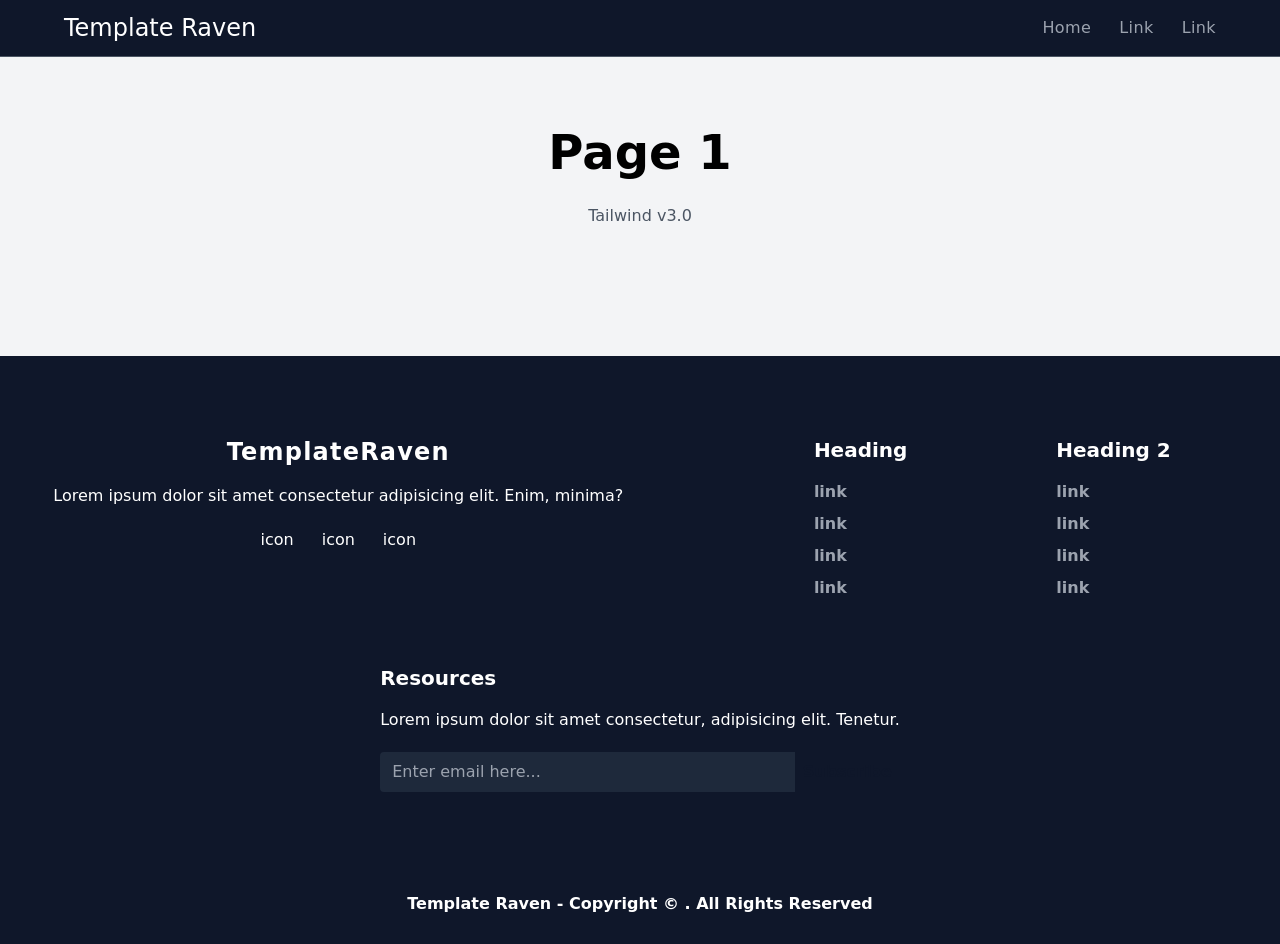
<file: public/pages/page1.html>
<!DOCTYPE html>
<html lang="en">

<head>
  <meta charset="UTF-8">
  <meta http-equiv="X-UA-Compatible" content="IE=edge">
  <meta name="viewport" content="width=device-width, initial-scale=1.0">
  <title>Bare - TailwindCSS</title>
  <!-- Favicon -->
  <link rel="shortcut icon" href="../img/favicon.ico" type="image/x-icon">
  <!-- Core theme TailwindCSS-->
  <link rel="stylesheet" href="../css/output.css">
  <!-- Core theme CSS-->
  <link rel="stylesheet" href="../css/styles.css">
</head>

<!-- If you want to change the primary color from green to something else. Change it with the tailwind.config.js in the Project Root Folder -->

<body class="bg-gray-100">

  <!-- Responsive navbar-->
  <nav
    class="flex flex-col sm:flex-row flex-wrap md:items-center px-4 md:px-5 lg:px-16 py-2 justify-between border-b border-gray-600 fixed top-0 z-20 w-full bg-slate-900">


    <div class="flex items-center justify-between sm:justify-around gap-x-2 text-white">

      <!-- Link To Direct to Home Page -->
      <!-- This can be a logo or a simple text (or both). Just write it in-between the anchor tag below-->
      <a href="../../index.html" class="py-1 flex items-center text-2xl">
        Template Raven
      </a>


      <!-- Hamburger -->
      <button class="sm:hidden cursor-pointer flex flex-col justify-center gap-y-1" id="hamburger" aria-label="menu">
        <div class="w-6 h-1 rounded-lg bg-white bar duration-300"></div>
        <div class="w-4 h-1 rounded-lg bg-white bar duration-300"></div>
        <div class="w-6 h-1 rounded-lg bg-white bar duration-300"></div>
      </button>

    </div>


    <ul class="hidden sm:flex text-gray-400 justify-end items-center gap-x-7 gap-y-5 tracking-wide mt-5 sm:mt-0"
      id="links">
      <li class="table-caption mb-5 sm:mb-0">
        <a href="../../index.html">Home</a>
      </li>
      <li class="table-caption mb-5 sm:mb-0">
        <a href="#!" class="hover:text-gray-300 active">Link</a>
      </li>
      <li class="mb-5 sm:mb-0 mx-0">
        <a href="./page2.html" class="hover:text-gray-300">Link</a>
      </li>

    </ul>

  </nav>

<!-- Please let this <main></main> tag cover everything in your webpage except the navbar. This enables the navbar links to disappear when the outer parts is clicked. -->
<!-- If you have a better way of doing this without including the <main> tag. Kindly submit a pull request at https://github.com/abrahamebij/tailwind-boilerplate -->
  <main>


    <!-- Page Content -->
    <section class="text-center py-32">
      <h1 class="font-bold text-3xl md:text-4xl lg:text-5xl pb-7">Page 1</h1>
      <p class="text-gray-600">Tailwind v3.0</p>
    </section>



    <!-- Footer -->
    <footer class="bg-slate-900 pb-3 pt-10 lg:pt-20 text-white">

      <div class="flex flex-wrap justify-around gap-y-16 gap-x-7 mb-16">

        <!-- About -->
        <div class="text-center mx-2 mb-5">
          <h2 class="font-bold text-2xl mb-3 tracking-wider">Template<span class="text-primary-color">Raven</span></h2>
          <p class="pt-1">Lorem ipsum dolor sit amet consectetur adipisicing elit. Enim, minima?</p>

          <!-- Get Icons From Wherever and use it here -->
          <div class="flex flex-wrap gap-x-7 justify-center gap-y-5 mt-5">
            <a href="#!" class="text-primary-color hover:opacity-90">
              icon
            </a>
            <a href="#!" class="text-primary-color hover:opacity-90">
              icon
            </a>
            <a href="#!" class="text-primary-color hover:opacity-90">
              icon
            </a>
          </div>
        </div>

        <div class="flex flex-wrap gap-y-8 sm:grid grid-cols-2">
        <!-- Heading -->
        <div class="mx-10 lg:mx-16">
          <h2 class="font-bold text-xl mb-4">Heading</h2>
          <ul class="flex flex-col items-start gap-y-2 text-left font-semibold text-gray-400">
            <li><a href="#!" class="hover:text-primary-color">link</a></li>
            <li><a href="#!" class="hover:text-primary-color">link</a></li>
            <li><a href="#!" class="hover:text-primary-color">link</a></li>
            <li><a href="#!" class="hover:text-primary-color">link</a></li>
          </ul>
        </div>

        <!-- Heading 2 -->
        <div class="mx-10 lg:mx-16">
          <h2 class="font-bold text-xl mb-4">Heading 2</h2>
          <ul class="flex flex-col items-start gap-y-2 text-left font-semibold text-gray-400">
            <li><a href="#!" class="hover:text-primary-color">link</a></li>
            <li><a href="#!" class="hover:text-primary-color">link</a></li>
            <li><a href="#!" class="hover:text-primary-color">link</a></li>
            <li><a href="#!" class="hover:text-primary-color">link</a></li>
          </ul>
        </div>

        </div>

        <!-- Resources (Delete This if your website does not support newsletter) -->
        <div class="mx-10 lg:mx-16">
          <h2 class="font-bold text-xl mb-4">Resources</h2>
          <p>Lorem ipsum dolor sit amet consectetur, adipisicing elit. Tenetur.</p>

          <form action="" class="mt-5 flex">
            <input type="email" name="email"
              class="bg-slate-800 outline-0 py-2 px-3 rounded-tl rounded-bl w-full caret-primary-color"
              placeholder="Enter email here...">
            <button type="submit"
              class="bg-primary-color px-2 font-semibold text-slate-900 rounded-tr rounded-br hover:opacity-90">Subscribe</button>

          </form>
        </div>
        <!-- Resources ends here -->

      </div>

      <!-- Sub Footer -->
      <div class="h-1 w-full bg-gradient-to-r from-primary-color to-green-500 "></div>
      <!-- Copyright -->
      <p class="text-center mt-8 mb-4 font-semibold">Template Raven - Copyright &copy; <span id="year"></span>. All
        Rights
        Reserved</p>

    </footer>


  </main>


  <!-- Core Navbar JS-->
  <script src="../js/navbar.js"></script>
  <!-- Core theme JS-->
  <script src="../js/scripts.js"></script>
</body>

</html>
</file>
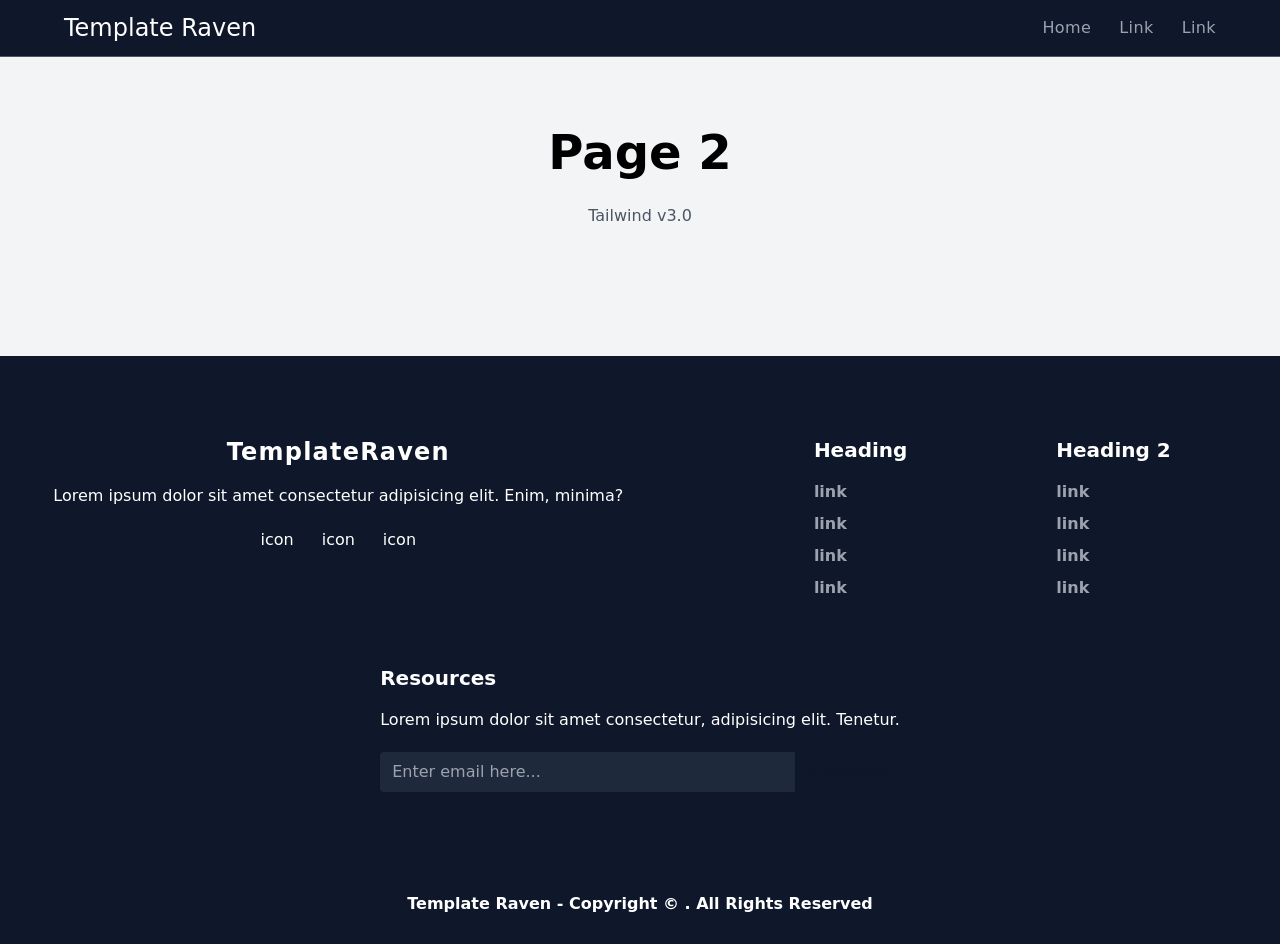
<file: public/pages/page2.html>
<!DOCTYPE html>
<html lang="en">

<head>
  <meta charset="UTF-8">
  <meta http-equiv="X-UA-Compatible" content="IE=edge">
  <meta name="viewport" content="width=device-width, initial-scale=1.0">
  <title>Bare - TailwindCSS</title>
  <!-- Favicon -->
  <link rel="shortcut icon" href="../img/favicon.ico" type="image/x-icon">
  <!-- Core theme TailwindCSS-->
  <link rel="stylesheet" href="../css/output.css">
  <!-- Core theme CSS-->
  <link rel="stylesheet" href="../css/styles.css">
</head>

<!-- If you want to change the primary color from green to something else. Change it with the tailwind.config.js in the Project Root Folder -->

<body class="bg-gray-100">

  <!-- Responsive navbar-->
  <nav
    class="flex flex-col sm:flex-row flex-wrap md:items-center px-4 md:px-5 lg:px-16 py-2 justify-between border-b border-gray-600 fixed top-0 z-20 w-full bg-slate-900">


    <div class="flex items-center justify-between sm:justify-around gap-x-2 text-white">

      <!-- Link To Direct to Home Page -->
      <!-- This can be a logo or a simple text (or both). Just write it in-between the anchor tag below-->
      <a href="../../index.html" class="py-1 flex items-center text-2xl">
        Template Raven
      </a>


      <!-- Hamburger -->
      <button class="sm:hidden cursor-pointer flex flex-col justify-center gap-y-1" id="hamburger" aria-label="menu">
        <div class="w-6 h-1 rounded-lg bg-white bar duration-300"></div>
        <div class="w-4 h-1 rounded-lg bg-white bar duration-300"></div>
        <div class="w-6 h-1 rounded-lg bg-white bar duration-300"></div>
      </button>

    </div>


    <ul class="hidden sm:flex text-gray-400 justify-end items-center gap-x-7 gap-y-5 tracking-wide mt-5 sm:mt-0"
      id="links">
      <li class="table-caption mb-5 sm:mb-0">
        <a href="../../index.html">Home</a>
      </li>
      <li class="table-caption mb-5 sm:mb-0">
        <a href="./page1.html" class="hover:text-gray-300">Link</a>
      </li>
      <li class="mb-5 sm:mb-0 mx-0">
        <a href="#!" class="hover:text-gray-300 active">Link</a>
      </li>

    </ul>

  </nav>

<!-- Please let this <main></main> tag cover everything in your webpage except the navbar. This enables the navbar links to disappear when the outer parts is clicked. -->
<!-- If you have a better way of doing this without including the <main> tag. Kindly submit a pull request at https://github.com/abrahamebij/tailwind-boilerplate -->
  <main>


    <!-- Page Content -->
    <section class="text-center py-32">
      <h1 class="font-bold text-3xl md:text-4xl lg:text-5xl pb-7">Page 2</h1>
      <p class="text-gray-600">Tailwind v3.0</p>
    </section>



    <!-- Footer -->
    <footer class="bg-slate-900 pb-3 pt-10 lg:pt-20 text-white">

      <div class="flex flex-wrap justify-around gap-y-16 gap-x-7 mb-16">

        <!-- About -->
        <div class="text-center mx-2 mb-5">
          <h2 class="font-bold text-2xl mb-3 tracking-wider">Template<span class="text-primary-color">Raven</span></h2>
          <p class="pt-1">Lorem ipsum dolor sit amet consectetur adipisicing elit. Enim, minima?</p>

          <!-- Get Icons From Wherever and use it here -->
          <div class="flex flex-wrap gap-x-7 justify-center gap-y-5 mt-5">
            <a href="#!" class="text-primary-color hover:opacity-90">
              icon
            </a>
            <a href="#!" class="text-primary-color hover:opacity-90">
              icon
            </a>
            <a href="#!" class="text-primary-color hover:opacity-90">
              icon
            </a>
          </div>
        </div>

        <div class="flex flex-wrap gap-y-8 sm:grid grid-cols-2">
        <!-- Heading -->
        <div class="mx-10 lg:mx-16">
          <h2 class="font-bold text-xl mb-4">Heading</h2>
          <ul class="flex flex-col items-start gap-y-2 text-left font-semibold text-gray-400">
            <li><a href="#!" class="hover:text-primary-color">link</a></li>
            <li><a href="#!" class="hover:text-primary-color">link</a></li>
            <li><a href="#!" class="hover:text-primary-color">link</a></li>
            <li><a href="#!" class="hover:text-primary-color">link</a></li>
          </ul>
        </div>

        <!-- Heading 2 -->
        <div class="mx-10 lg:mx-16">
          <h2 class="font-bold text-xl mb-4">Heading 2</h2>
          <ul class="flex flex-col items-start gap-y-2 text-left font-semibold text-gray-400">
            <li><a href="#!" class="hover:text-primary-color">link</a></li>
            <li><a href="#!" class="hover:text-primary-color">link</a></li>
            <li><a href="#!" class="hover:text-primary-color">link</a></li>
            <li><a href="#!" class="hover:text-primary-color">link</a></li>
          </ul>
        </div>

        </div>

        <!-- Resources (Delete This if your website does not support newsletter) -->
        <div class="mx-10 lg:mx-16">
          <h2 class="font-bold text-xl mb-4">Resources</h2>
          <p>Lorem ipsum dolor sit amet consectetur, adipisicing elit. Tenetur.</p>

          <form action="" class="mt-5 flex">
            <input type="email" name="email"
              class="bg-slate-800 outline-0 py-2 px-3 rounded-tl rounded-bl w-full caret-primary-color"
              placeholder="Enter email here...">
            <button type="submit"
              class="bg-primary-color px-2 font-semibold text-slate-900 rounded-tr rounded-br hover:opacity-90">Subscribe</button>

          </form>
        </div>
        <!-- Resources ends here -->

      </div>

      <!-- Sub Footer -->
      <div class="h-1 w-full bg-gradient-to-r from-primary-color to-green-500 "></div>
      <!-- Copyright -->
      <p class="text-center mt-8 mb-4 font-semibold">Template Raven - Copyright &copy; <span id="year"></span>. All
        Rights
        Reserved</p>

    </footer>


  </main>


  <!-- Core Navbar JS-->
  <script src="../js/navbar.js"></script>
  <!-- Core theme JS-->
  <script src="../js/scripts.js"></script>
</body>

</html>
</file>
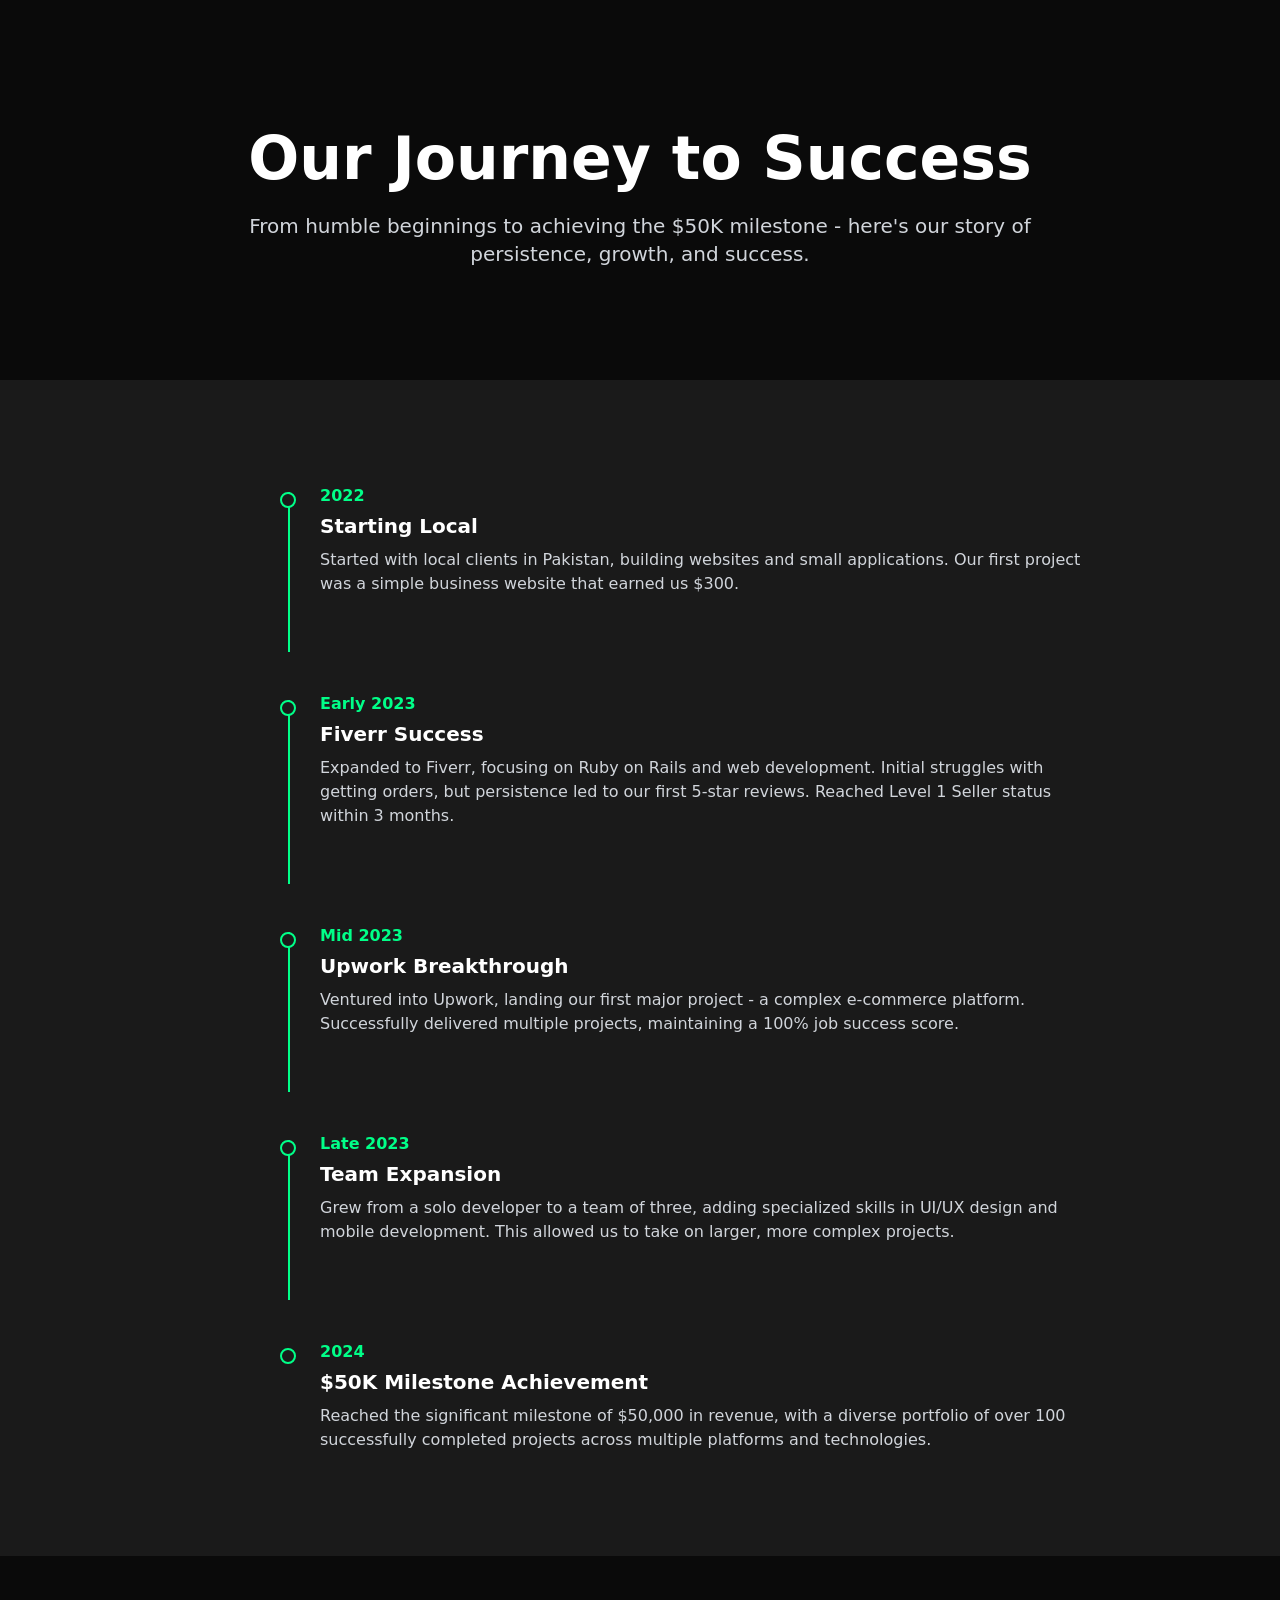
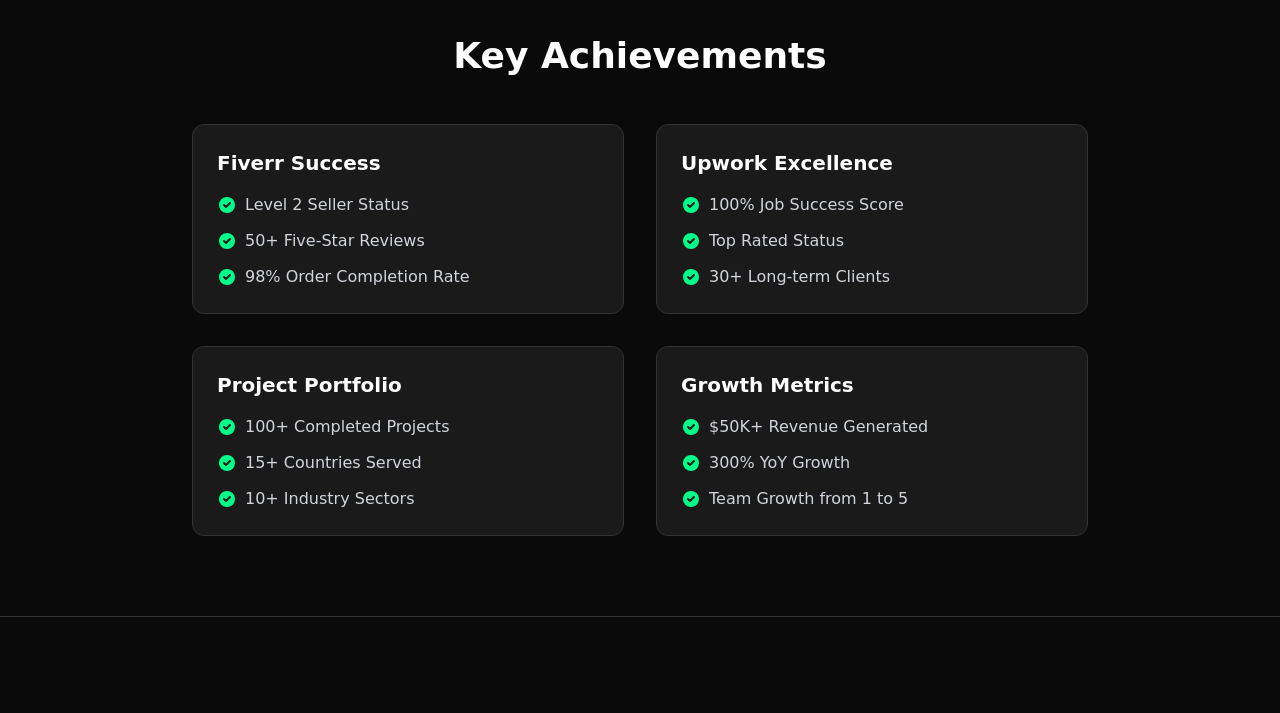
<file: public/pages/success-stories.html>
<!DOCTYPE html>
<html lang="en">
<head>
    <meta charset="UTF-8">
    <meta http-equiv="X-UA-Compatible" content="IE=edge">
    <meta name="viewport" content="width=device-width, initial-scale=1.0">
    <title>Our Success Story - Devmocks</title>
    <link rel="stylesheet" href="../css/output.css">
    <link rel="stylesheet" href="../css/styles.css">
</head>
<body class="bg-dark text-white font-sans">
    <!-- Header (same as main page) -->
    <header id="header" class="fixed top-0 left-0 right-0 z-50 transition-all duration-300">
        <!-- Include your header here -->
    </header>

    <!-- Success Story Hero Section -->
    <section class="pt-32 pb-20 bg-dark">
        <div class="container mx-auto px-6">
            <div class="max-w-4xl mx-auto text-center">
                <h1 class="text-5xl md:text-6xl font-display font-bold mb-6">
                    Our Journey to Success
                </h1>
                <p class="text-xl text-gray-300 mb-8">
                    From humble beginnings to achieving the $50K milestone - here's our story of persistence, growth, and success.
                </p>
            </div>
        </div>
    </section>

    <!-- Journey Timeline Section -->
    <section class="py-20 bg-dark-lighter">
        <div class="container mx-auto px-6">
            <div class="max-w-4xl mx-auto">
                <div class="space-y-12">
                    <!-- Beginning -->
                    <div class="relative pl-8 sm:pl-32 py-6 group">
                        <div class="flex flex-col sm:flex-row items-start mb-1 group-hover:text-primary">
                            <span class="text-primary font-bold">2022</span>
                            <div class="absolute left-0 sm:left-24 top-8 border-l-2 border-primary h-full"></div>
                            <div class="absolute left-0 sm:left-24 top-8 w-4 h-4 -ml-2 bg-dark-lighter rounded-full border-2 border-primary"></div>
                        </div>
                        <h3 class="text-xl font-semibold mb-2">Starting Local</h3>
                        <p class="text-gray-300">Started with local clients in Pakistan, building websites and small applications. Our first project was a simple business website that earned us $300.</p>
                    </div>

                    <!-- Fiverr Journey -->
                    <div class="relative pl-8 sm:pl-32 py-6 group">
                        <div class="flex flex-col sm:flex-row items-start mb-1 group-hover:text-primary">
                            <span class="text-primary font-bold">Early 2023</span>
                            <div class="absolute left-0 sm:left-24 top-8 border-l-2 border-primary h-full"></div>
                            <div class="absolute left-0 sm:left-24 top-8 w-4 h-4 -ml-2 bg-dark-lighter rounded-full border-2 border-primary"></div>
                        </div>
                        <h3 class="text-xl font-semibold mb-2">Fiverr Success</h3>
                        <p class="text-gray-300">Expanded to Fiverr, focusing on Ruby on Rails and web development. Initial struggles with getting orders, but persistence led to our first 5-star reviews. Reached Level 1 Seller status within 3 months.</p>
                    </div>

                    <!-- Upwork Expansion -->
                    <div class="relative pl-8 sm:pl-32 py-6 group">
                        <div class="flex flex-col sm:flex-row items-start mb-1 group-hover:text-primary">
                            <span class="text-primary font-bold">Mid 2023</span>
                            <div class="absolute left-0 sm:left-24 top-8 border-l-2 border-primary h-full"></div>
                            <div class="absolute left-0 sm:left-24 top-8 w-4 h-4 -ml-2 bg-dark-lighter rounded-full border-2 border-primary"></div>
                        </div>
                        <h3 class="text-xl font-semibold mb-2">Upwork Breakthrough</h3>
                        <p class="text-gray-300">Ventured into Upwork, landing our first major project - a complex e-commerce platform. Successfully delivered multiple projects, maintaining a 100% job success score.</p>
                    </div>

                    <!-- Team Growth -->
                    <div class="relative pl-8 sm:pl-32 py-6 group">
                        <div class="flex flex-col sm:flex-row items-start mb-1 group-hover:text-primary">
                            <span class="text-primary font-bold">Late 2023</span>
                            <div class="absolute left-0 sm:left-24 top-8 border-l-2 border-primary h-full"></div>
                            <div class="absolute left-0 sm:left-24 top-8 w-4 h-4 -ml-2 bg-dark-lighter rounded-full border-2 border-primary"></div>
                        </div>
                        <h3 class="text-xl font-semibold mb-2">Team Expansion</h3>
                        <p class="text-gray-300">Grew from a solo developer to a team of three, adding specialized skills in UI/UX design and mobile development. This allowed us to take on larger, more complex projects.</p>
                    </div>

                    <!-- $50K Milestone -->
                    <div class="relative pl-8 sm:pl-32 py-6 group">
                        <div class="flex flex-col sm:flex-row items-start mb-1 group-hover:text-primary">
                            <span class="text-primary font-bold">2024</span>
                            <div class="absolute left-0 sm:left-24 top-8 w-4 h-4 -ml-2 bg-dark-lighter rounded-full border-2 border-primary"></div>
                        </div>
                        <h3 class="text-xl font-semibold mb-2">$50K Milestone Achievement</h3>
                        <p class="text-gray-300">Reached the significant milestone of $50,000 in revenue, with a diverse portfolio of over 100 successfully completed projects across multiple platforms and technologies.</p>
                    </div>
                </div>
            </div>
        </div>
    </section>

    <!-- Key Achievements Section -->
    <section class="py-20 bg-dark">
        <div class="container mx-auto px-6">
            <div class="max-w-4xl mx-auto">
                <h2 class="text-3xl md:text-4xl font-display font-bold mb-12 text-center">Key Achievements</h2>
                
                <div class="grid md:grid-cols-2 gap-8">
                    <!-- Fiverr Stats -->
                    <div class="bg-dark-lighter p-6 rounded-xl border border-dark-border">
                        <h3 class="text-xl font-semibold mb-4">Fiverr Success</h3>
                        <ul class="space-y-3 text-gray-300">
                            <li class="flex items-center">
                                <svg class="w-5 h-5 text-primary mr-2" fill="currentColor" viewBox="0 0 20 20">
                                    <path fill-rule="evenodd" d="M10 18a8 8 0 100-16 8 8 0 000 16zm3.707-9.293a1 1 0 00-1.414-1.414L9 10.586 7.707 9.293a1 1 0 00-1.414 1.414l2 2a1 1 0 001.414 0l4-4z" clip-rule="evenodd"></path>
                                </svg>
                                Level 2 Seller Status
                            </li>
                            <li class="flex items-center">
                                <svg class="w-5 h-5 text-primary mr-2" fill="currentColor" viewBox="0 0 20 20">
                                    <path fill-rule="evenodd" d="M10 18a8 8 0 100-16 8 8 0 000 16zm3.707-9.293a1 1 0 00-1.414-1.414L9 10.586 7.707 9.293a1 1 0 00-1.414 1.414l2 2a1 1 0 001.414 0l4-4z" clip-rule="evenodd"></path>
                                </svg>
                                50+ Five-Star Reviews
                            </li>
                            <li class="flex items-center">
                                <svg class="w-5 h-5 text-primary mr-2" fill="currentColor" viewBox="0 0 20 20">
                                    <path fill-rule="evenodd" d="M10 18a8 8 0 100-16 8 8 0 000 16zm3.707-9.293a1 1 0 00-1.414-1.414L9 10.586 7.707 9.293a1 1 0 00-1.414 1.414l2 2a1 1 0 001.414 0l4-4z" clip-rule="evenodd"></path>
                                </svg>
                                98% Order Completion Rate
                            </li>
                        </ul>
                    </div>

                    <!-- Upwork Stats -->
                    <div class="bg-dark-lighter p-6 rounded-xl border border-dark-border">
                        <h3 class="text-xl font-semibold mb-4">Upwork Excellence</h3>
                        <ul class="space-y-3 text-gray-300">
                            <li class="flex items-center">
                                <svg class="w-5 h-5 text-primary mr-2" fill="currentColor" viewBox="0 0 20 20">
                                    <path fill-rule="evenodd" d="M10 18a8 8 0 100-16 8 8 0 000 16zm3.707-9.293a1 1 0 00-1.414-1.414L9 10.586 7.707 9.293a1 1 0 00-1.414 1.414l2 2a1 1 0 001.414 0l4-4z" clip-rule="evenodd"></path>
                                </svg>
                                100% Job Success Score
                            </li>
                            <li class="flex items-center">
                                <svg class="w-5 h-5 text-primary mr-2" fill="currentColor" viewBox="0 0 20 20">
                                    <path fill-rule="evenodd" d="M10 18a8 8 0 100-16 8 8 0 000 16zm3.707-9.293a1 1 0 00-1.414-1.414L9 10.586 7.707 9.293a1 1 0 00-1.414 1.414l2 2a1 1 0 001.414 0l4-4z" clip-rule="evenodd"></path>
                                </svg>
                                Top Rated Status
                            </li>
                            <li class="flex items-center">
                                <svg class="w-5 h-5 text-primary mr-2" fill="currentColor" viewBox="0 0 20 20">
                                    <path fill-rule="evenodd" d="M10 18a8 8 0 100-16 8 8 0 000 16zm3.707-9.293a1 1 0 00-1.414-1.414L9 10.586 7.707 9.293a1 1 0 00-1.414 1.414l2 2a1 1 0 001.414 0l4-4z" clip-rule="evenodd"></path>
                                </svg>
                                30+ Long-term Clients
                            </li>
                        </ul>
                    </div>

                    <!-- Project Stats -->
                    <div class="bg-dark-lighter p-6 rounded-xl border border-dark-border">
                        <h3 class="text-xl font-semibold mb-4">Project Portfolio</h3>
                        <ul class="space-y-3 text-gray-300">
                            <li class="flex items-center">
                                <svg class="w-5 h-5 text-primary mr-2" fill="currentColor" viewBox="0 0 20 20">
                                    <path fill-rule="evenodd" d="M10 18a8 8 0 100-16 8 8 0 000 16zm3.707-9.293a1 1 0 00-1.414-1.414L9 10.586 7.707 9.293a1 1 0 00-1.414 1.414l2 2a1 1 0 001.414 0l4-4z" clip-rule="evenodd"></path>
                                </svg>
                                100+ Completed Projects
                            </li>
                            <li class="flex items-center">
                                <svg class="w-5 h-5 text-primary mr-2" fill="currentColor" viewBox="0 0 20 20">
                                    <path fill-rule="evenodd" d="M10 18a8 8 0 100-16 8 8 0 000 16zm3.707-9.293a1 1 0 00-1.414-1.414L9 10.586 7.707 9.293a1 1 0 00-1.414 1.414l2 2a1 1 0 001.414 0l4-4z" clip-rule="evenodd"></path>
                                </svg>
                                15+ Countries Served
                            </li>
                            <li class="flex items-center">
                                <svg class="w-5 h-5 text-primary mr-2" fill="currentColor" viewBox="0 0 20 20">
                                    <path fill-rule="evenodd" d="M10 18a8 8 0 100-16 8 8 0 000 16zm3.707-9.293a1 1 0 00-1.414-1.414L9 10.586 7.707 9.293a1 1 0 00-1.414 1.414l2 2a1 1 0 001.414 0l4-4z" clip-rule="evenodd"></path>
                                </svg>
                                10+ Industry Sectors
                            </li>
                        </ul>
                    </div>

                    <!-- Revenue Growth -->
                    <div class="bg-dark-lighter p-6 rounded-xl border border-dark-border">
                        <h3 class="text-xl font-semibold mb-4">Growth Metrics</h3>
                        <ul class="space-y-3 text-gray-300">
                            <li class="flex items-center">
                                <svg class="w-5 h-5 text-primary mr-2" fill="currentColor" viewBox="0 0 20 20">
                                    <path fill-rule="evenodd" d="M10 18a8 8 0 100-16 8 8 0 000 16zm3.707-9.293a1 1 0 00-1.414-1.414L9 10.586 7.707 9.293a1 1 0 00-1.414 1.414l2 2a1 1 0 001.414 0l4-4z" clip-rule="evenodd"></path>
                                </svg>
                                $50K+ Revenue Generated
                            </li>
                            <li class="flex items-center">
                                <svg class="w-5 h-5 text-primary mr-2" fill="currentColor" viewBox="0 0 20 20">
                                    <path fill-rule="evenodd" d="M10 18a8 8 0 100-16 8 8 0 000 16zm3.707-9.293a1 1 0 00-1.414-1.414L9 10.586 7.707 9.293a1 1 0 00-1.414 1.414l2 2a1 1 0 001.414 0l4-4z" clip-rule="evenodd"></path>
                                </svg>
                                300% YoY Growth
                            </li>
                            <li class="flex items-center">
                                <svg class="w-5 h-5 text-primary mr-2" fill="currentColor" viewBox="0 0 20 20">
                                    <path fill-rule="evenodd" d="M10 18a8 8 0 100-16 8 8 0 000 16zm3.707-9.293a1 1 0 00-1.414-1.414L9 10.586 7.707 9.293a1 1 0 00-1.414 1.414l2 2a1 1 0 001.414 0l4-4z" clip-rule="evenodd"></path>
                                </svg>
                                Team Growth from 1 to 5
                            </li>
                        </ul>
                    </div>
                </div>
            </div>
        </div>
    </section>

    <!-- Footer -->
    <footer class="bg-dark border-t border-dark-border py-12">
        <!-- Include your footer here -->
    </footer>

    <script src="../js/scripts.js"></script>
</body>
</html>
</file>
<file: public/css/styles.css>
/* This lets the bar to transform into a 'X' when it is clicked. */
#hamburger.active .bar:nth-of-type(1) {
	transform: rotate(45deg) translateY(10px);
}
#hamburger.active .bar:nth-of-type(2) {
	display: none;
}
#hamburger.active .bar:nth-of-type(3) {
	transform: rotate(-45deg) translateX(-4px) translateY(-5px);
}


body {
	font-family: 'Inter', system-ui, sans-serif;
}
.font-display {
	font-family: 'Space Grotesk', system-ui, sans-serif;
}
@keyframes float {
	0%, 100% { transform: translateY(0px); }
	50% { transform: translateY(-20px); }
}
.tech-badge {
	transition: all 0.3s ease;
}
.tech-badge:hover {
	transform: scale(1.1);
	box-shadow: 0 0 20px rgba(0, 255, 136, 0.3);
}

.principle-card {
	transition: all 0.3s cubic-bezier(0.4, 0, 0.2, 1);
}
.principle-card:hover {
	transform: translateX(8px);
}
.principle-card:hover .principle-number {
	transform: scale(1.1);
	background: linear-gradient(135deg, #00ff88, #0066ff);
}
.image-container {
	position: relative;
	overflow: hidden;
}
.image-container::before {
	content: '';
	position: absolute;
	top: -50%;
	left: -50%;
	width: 200%;
	height: 200%;
	background: linear-gradient(45deg, transparent, rgba(0, 255, 136, 0.1), transparent);
	transform: rotate(45deg);
	animation: shimmer 3s infinite;
}
@keyframes shimmer {
	0% { transform: translateX(-100%) translateY(-100%) rotate(45deg); }
	100% { transform: translateX(100%) translateY(100%) rotate(45deg); }
}
.stat-card {
	transition: all 0.3s ease;
}
.stat-card:hover {
	transform: translateY(-5px);
	box-shadow: 0 20px 40px rgba(0, 255, 136, 0.1);
}
</file>
<file: public/css/output.css>
/*! tailwindcss v3.4.4 | MIT License | https://tailwindcss.com*/*,:after,:before{box-sizing:border-box;border:0 solid #e5e7eb}:after,:before{--tw-content:""}:host,html{line-height:1.5;-webkit-text-size-adjust:100%;-moz-tab-size:4;-o-tab-size:4;tab-size:4;font-family:Inter,system-ui,-apple-system,sans-serif;font-feature-settings:normal;font-variation-settings:normal;-webkit-tap-highlight-color:transparent}body{margin:0;line-height:inherit}hr{height:0;color:inherit;border-top-width:1px}abbr:where([title]){-webkit-text-decoration:underline dotted;text-decoration:underline dotted}h1,h2,h3,h4,h5,h6{font-size:inherit;font-weight:inherit}a{color:inherit;text-decoration:inherit}b,strong{font-weight:bolder}code,kbd,pre,samp{font-family:ui-monospace,SFMono-Regular,Menlo,Monaco,Consolas,Liberation Mono,Courier New,monospace;font-feature-settings:normal;font-variation-settings:normal;font-size:1em}small{font-size:80%}sub,sup{font-size:75%;line-height:0;position:relative;vertical-align:initial}sub{bottom:-.25em}sup{top:-.5em}table{text-indent:0;border-color:inherit;border-collapse:collapse}button,input,optgroup,select,textarea{font-family:inherit;font-feature-settings:inherit;font-variation-settings:inherit;font-size:100%;font-weight:inherit;line-height:inherit;letter-spacing:inherit;color:inherit;margin:0;padding:0}button,select{text-transform:none}button,input:where([type=button]),input:where([type=reset]),input:where([type=submit]){-webkit-appearance:button;background-color:initial;background-image:none}:-moz-focusring{outline:auto}:-moz-ui-invalid{box-shadow:none}progress{vertical-align:initial}::-webkit-inner-spin-button,::-webkit-outer-spin-button{height:auto}[type=search]{-webkit-appearance:textfield;outline-offset:-2px}::-webkit-search-decoration{-webkit-appearance:none}::-webkit-file-upload-button{-webkit-appearance:button;font:inherit}summary{display:list-item}blockquote,dd,dl,figure,h1,h2,h3,h4,h5,h6,hr,p,pre{margin:0}fieldset{margin:0}fieldset,legend{padding:0}menu,ol,ul{list-style:none;margin:0;padding:0}dialog{padding:0}textarea{resize:vertical}input::-moz-placeholder,textarea::-moz-placeholder{opacity:1;color:#9ca3af}input::placeholder,textarea::placeholder{opacity:1;color:#9ca3af}[role=button],button{cursor:pointer}:disabled{cursor:default}audio,canvas,embed,iframe,img,object,svg,video{display:block;vertical-align:middle}img,video{max-width:100%;height:auto}[hidden]{display:none}*,::backdrop,:after,:before{--tw-border-spacing-x:0;--tw-border-spacing-y:0;--tw-translate-x:0;--tw-translate-y:0;--tw-rotate:0;--tw-skew-x:0;--tw-skew-y:0;--tw-scale-x:1;--tw-scale-y:1;--tw-pan-x: ;--tw-pan-y: ;--tw-pinch-zoom: ;--tw-scroll-snap-strictness:proximity;--tw-gradient-from-position: ;--tw-gradient-via-position: ;--tw-gradient-to-position: ;--tw-ordinal: ;--tw-slashed-zero: ;--tw-numeric-figure: ;--tw-numeric-spacing: ;--tw-numeric-fraction: ;--tw-ring-inset: ;--tw-ring-offset-width:0px;--tw-ring-offset-color:#fff;--tw-ring-color:#3b82f680;--tw-ring-offset-shadow:0 0 #0000;--tw-ring-shadow:0 0 #0000;--tw-shadow:0 0 #0000;--tw-shadow-colored:0 0 #0000;--tw-blur: ;--tw-brightness: ;--tw-contrast: ;--tw-grayscale: ;--tw-hue-rotate: ;--tw-invert: ;--tw-saturate: ;--tw-sepia: ;--tw-drop-shadow: ;--tw-backdrop-blur: ;--tw-backdrop-brightness: ;--tw-backdrop-contrast: ;--tw-backdrop-grayscale: ;--tw-backdrop-hue-rotate: ;--tw-backdrop-invert: ;--tw-backdrop-opacity: ;--tw-backdrop-saturate: ;--tw-backdrop-sepia: ;--tw-contain-size: ;--tw-contain-layout: ;--tw-contain-paint: ;--tw-contain-style: }.container{width:100%}@media (min-width:640px){.container{max-width:640px}}@media (min-width:768px){.container{max-width:768px}}@media (min-width:1024px){.container{max-width:1024px}}@media (min-width:1280px){.container{max-width:1280px}}@media (min-width:1536px){.container{max-width:1536px}}.pointer-events-none{pointer-events:none}.fixed{position:fixed}.absolute{position:absolute}.relative{position:relative}.inset-0{inset:0}.-bottom-10{bottom:-2.5rem}.-bottom-6{bottom:-1.5rem}.-left-10{left:-2.5rem}.-left-6{left:-1.5rem}.-right-10{right:-2.5rem}.-right-6{right:-1.5rem}.-top-10{top:-2.5rem}.-top-6{top:-1.5rem}.bottom-1\/3{bottom:33.333333%}.bottom-20{bottom:5rem}.bottom-4{bottom:1rem}.bottom-40{bottom:10rem}.bottom-6{bottom:1.5rem}.bottom-8{bottom:2rem}.left-0{left:0}.left-1\/2{left:50%}.left-1\/4{left:25%}.left-10{left:2.5rem}.left-20{left:5rem}.left-4{left:1rem}.left-6{left:1.5rem}.right-0{right:0}.right-1\/4{right:25%}.right-10{right:2.5rem}.right-20{right:5rem}.right-4{right:1rem}.right-6{right:1.5rem}.top-0{top:0}.top-1\/4{top:25%}.top-20{top:5rem}.top-40{top:10rem}.top-6{top:1.5rem}.top-8{top:2rem}.z-10{z-index:10}.z-20{z-index:20}.z-40{z-index:40}.z-50{z-index:50}.mx-0{margin-left:0;margin-right:0}.mx-10{margin-left:2.5rem;margin-right:2.5rem}.mx-2{margin-left:.5rem;margin-right:.5rem}.mx-auto{margin-left:auto;margin-right:auto}.-ml-2{margin-left:-.5rem}.mb-1{margin-bottom:.25rem}.mb-10{margin-bottom:2.5rem}.mb-12{margin-bottom:3rem}.mb-16{margin-bottom:4rem}.mb-2{margin-bottom:.5rem}.mb-20{margin-bottom:5rem}.mb-24{margin-bottom:6rem}.mb-3{margin-bottom:.75rem}.mb-4{margin-bottom:1rem}.mb-5{margin-bottom:1.25rem}.mb-6{margin-bottom:1.5rem}.mb-8{margin-bottom:2rem}.mr-2{margin-right:.5rem}.mr-3{margin-right:.75rem}.mt-1{margin-top:.25rem}.mt-12{margin-top:3rem}.mt-20{margin-top:5rem}.mt-4{margin-top:1rem}.mt-5{margin-top:1.25rem}.mt-6{margin-top:1.5rem}.mt-8{margin-top:2rem}.block{display:block}.inline-block{display:inline-block}.flex{display:flex}.inline-flex{display:inline-flex}.table-caption{display:table-caption}.grid{display:grid}.contents{display:contents}.hidden{display:none}.h-1{height:.25rem}.h-1\.5{height:.375rem}.h-10{height:2.5rem}.h-11{height:2.75rem}.h-12{height:3rem}.h-14{height:3.5rem}.h-16{height:4rem}.h-2{height:.5rem}.h-24{height:6rem}.h-32{height:8rem}.h-4{height:1rem}.h-40{height:10rem}.h-48{height:12rem}.h-5{height:1.25rem}.h-6{height:1.5rem}.h-64{height:16rem}.h-7{height:1.75rem}.h-72{height:18rem}.h-8{height:2rem}.h-80{height:20rem}.h-96{height:24rem}.h-full{height:100%}.min-h-screen{min-height:100vh}.w-1{width:.25rem}.w-1\.5{width:.375rem}.w-10{width:2.5rem}.w-11{width:2.75rem}.w-12{width:3rem}.w-14{width:3.5rem}.w-16{width:4rem}.w-2{width:.5rem}.w-24{width:6rem}.w-32{width:8rem}.w-4{width:1rem}.w-40{width:10rem}.w-5{width:1.25rem}.w-6{width:1.5rem}.w-7{width:1.75rem}.w-72{width:18rem}.w-8{width:2rem}.w-80{width:20rem}.w-96{width:24rem}.w-full{width:100%}.max-w-2xl{max-width:42rem}.max-w-3xl{max-width:48rem}.max-w-4xl{max-width:56rem}.max-w-5xl{max-width:64rem}.max-w-6xl{max-width:72rem}.max-w-xl{max-width:36rem}.flex-1{flex:1 1 0%}.flex-shrink-0,.shrink-0{flex-shrink:0}.grow{flex-grow:1}.-translate-x-1\/2{--tw-translate-x:-50%}.-translate-x-1\/2,.translate-y-4{transform:translate(var(--tw-translate-x),var(--tw-translate-y)) rotate(var(--tw-rotate)) skewX(var(--tw-skew-x)) skewY(var(--tw-skew-y)) scaleX(var(--tw-scale-x)) scaleY(var(--tw-scale-y))}.translate-y-4{--tw-translate-y:1rem}.transform{transform:translate(var(--tw-translate-x),var(--tw-translate-y)) rotate(var(--tw-rotate)) skewX(var(--tw-skew-x)) skewY(var(--tw-skew-y)) scaleX(var(--tw-scale-x)) scaleY(var(--tw-scale-y))}@keyframes bounce{0%,to{transform:translateY(-25%);animation-timing-function:cubic-bezier(.8,0,1,1)}50%{transform:none;animation-timing-function:cubic-bezier(0,0,.2,1)}}.animate-bounce{animation:bounce 1s infinite}.animate-float{animation:float 3s ease-in-out infinite}@keyframes pulse{50%{opacity:.5}}.animate-pulse{animation:pulse 2s cubic-bezier(.4,0,.6,1) infinite}.cursor-pointer{cursor:pointer}.scroll-mt-24{scroll-margin-top:6rem}.grid-cols-2{grid-template-columns:repeat(2,minmax(0,1fr))}.grid-cols-3{grid-template-columns:repeat(3,minmax(0,1fr))}.flex-col{flex-direction:column}.flex-wrap{flex-wrap:wrap}.items-start{align-items:flex-start}.items-center{align-items:center}.justify-end{justify-content:flex-end}.justify-center{justify-content:center}.justify-between{justify-content:space-between}.justify-around{justify-content:space-around}.gap-12{gap:3rem}.gap-16{gap:4rem}.gap-2{gap:.5rem}.gap-3{gap:.75rem}.gap-4{gap:1rem}.gap-6{gap:1.5rem}.gap-8{gap:2rem}.gap-x-2{-moz-column-gap:.5rem;column-gap:.5rem}.gap-x-7{-moz-column-gap:1.75rem;column-gap:1.75rem}.gap-y-1{row-gap:.25rem}.gap-y-16{row-gap:4rem}.gap-y-2{row-gap:.5rem}.gap-y-5{row-gap:1.25rem}.gap-y-8{row-gap:2rem}.space-x-2>:not([hidden])~:not([hidden]){--tw-space-x-reverse:0;margin-right:calc(.5rem*var(--tw-space-x-reverse));margin-left:calc(.5rem*(1 - var(--tw-space-x-reverse)))}.space-x-3>:not([hidden])~:not([hidden]){--tw-space-x-reverse:0;margin-right:calc(.75rem*var(--tw-space-x-reverse));margin-left:calc(.75rem*(1 - var(--tw-space-x-reverse)))}.space-x-4>:not([hidden])~:not([hidden]){--tw-space-x-reverse:0;margin-right:calc(1rem*var(--tw-space-x-reverse));margin-left:calc(1rem*(1 - var(--tw-space-x-reverse)))}.space-x-5>:not([hidden])~:not([hidden]){--tw-space-x-reverse:0;margin-right:calc(1.25rem*var(--tw-space-x-reverse));margin-left:calc(1.25rem*(1 - var(--tw-space-x-reverse)))}.space-x-8>:not([hidden])~:not([hidden]){--tw-space-x-reverse:0;margin-right:calc(2rem*var(--tw-space-x-reverse));margin-left:calc(2rem*(1 - var(--tw-space-x-reverse)))}.space-y-12>:not([hidden])~:not([hidden]){--tw-space-y-reverse:0;margin-top:calc(3rem*(1 - var(--tw-space-y-reverse)));margin-bottom:calc(3rem*var(--tw-space-y-reverse))}.space-y-2>:not([hidden])~:not([hidden]){--tw-space-y-reverse:0;margin-top:calc(.5rem*(1 - var(--tw-space-y-reverse)));margin-bottom:calc(.5rem*var(--tw-space-y-reverse))}.space-y-3>:not([hidden])~:not([hidden]){--tw-space-y-reverse:0;margin-top:calc(.75rem*(1 - var(--tw-space-y-reverse)));margin-bottom:calc(.75rem*var(--tw-space-y-reverse))}.space-y-4>:not([hidden])~:not([hidden]){--tw-space-y-reverse:0;margin-top:calc(1rem*(1 - var(--tw-space-y-reverse)));margin-bottom:calc(1rem*var(--tw-space-y-reverse))}.space-y-6>:not([hidden])~:not([hidden]){--tw-space-y-reverse:0;margin-top:calc(1.5rem*(1 - var(--tw-space-y-reverse)));margin-bottom:calc(1.5rem*var(--tw-space-y-reverse))}.overflow-hidden{overflow:hidden}.text-balance{text-wrap:balance}.text-pretty{text-wrap:pretty}.break-all{word-break:break-all}.rounded{border-radius:.25rem}.rounded-2xl{border-radius:1rem}.rounded-full{border-radius:9999px}.rounded-lg{border-radius:.5rem}.rounded-sm{border-radius:.125rem}.rounded-xl{border-radius:.75rem}.rounded-bl{border-bottom-left-radius:.25rem}.rounded-br{border-bottom-right-radius:.25rem}.rounded-tl{border-top-left-radius:.25rem}.rounded-tr{border-top-right-radius:.25rem}.border{border-width:1px}.border-2{border-width:2px}.border-4{border-width:4px}.border-y{border-top-width:1px}.border-b,.border-y{border-bottom-width:1px}.border-l-2{border-left-width:2px}.border-t{border-top-width:1px}.border-accent-orange\/20{border-color:#f9731633}.border-dark-border{--tw-border-opacity:1;border-color:rgb(51 51 51/var(--tw-border-opacity))}.border-gray-600{--tw-border-opacity:1;border-color:rgb(75 85 99/var(--tw-border-opacity))}.border-primary{--tw-border-opacity:1;border-color:rgb(0 255 136/var(--tw-border-opacity))}.border-primary\/20{border-color:#0f83}.border-secondary{--tw-border-opacity:1;border-color:rgb(0 102 255/var(--tw-border-opacity))}.border-secondary\/20{border-color:#06f3}.border-white{--tw-border-opacity:1;border-color:rgb(255 255 255/var(--tw-border-opacity))}.border-opacity-20{--tw-border-opacity:0.2}.border-opacity-30{--tw-border-opacity:0.3}.bg-accent-blue{--tw-bg-opacity:1;background-color:rgb(59 130 246/var(--tw-bg-opacity))}.bg-accent-blue\/20{background-color:#3b82f633}.bg-accent-green{--tw-bg-opacity:1;background-color:rgb(16 185 129/var(--tw-bg-opacity))}.bg-accent-green\/10{background-color:#10b9811a}.bg-accent-green\/20{background-color:#10b98133}.bg-accent-orange{--tw-bg-opacity:1;background-color:rgb(249 115 22/var(--tw-bg-opacity))}.bg-accent-orange\/10{background-color:#f973161a}.bg-accent-purple{--tw-bg-opacity:1;background-color:rgb(168 85 247/var(--tw-bg-opacity))}.bg-accent-purple\/20{background-color:#a855f733}.bg-accent-red{--tw-bg-opacity:1;background-color:rgb(239 68 68/var(--tw-bg-opacity))}.bg-accent-red\/20{background-color:#ef444433}.bg-blue-500{--tw-bg-opacity:1;background-color:rgb(59 130 246/var(--tw-bg-opacity))}.bg-dark{--tw-bg-opacity:1;background-color:rgb(10 10 10/var(--tw-bg-opacity))}.bg-dark-elevated{--tw-bg-opacity:1;background-color:rgb(36 36 36/var(--tw-bg-opacity))}.bg-dark-elevated\/90{background-color:#242424e6}.bg-dark-lighter{--tw-bg-opacity:1;background-color:rgb(26 26 26/var(--tw-bg-opacity))}.bg-dark\/90{background-color:#0a0a0ae6}.bg-gray-100{--tw-bg-opacity:1;background-color:rgb(243 244 246/var(--tw-bg-opacity))}.bg-gray-600{--tw-bg-opacity:1;background-color:rgb(75 85 99/var(--tw-bg-opacity))}.bg-green-500{--tw-bg-opacity:1;background-color:rgb(34 197 94/var(--tw-bg-opacity))}.bg-indigo-500{--tw-bg-opacity:1;background-color:rgb(99 102 241/var(--tw-bg-opacity))}.bg-primary{--tw-bg-opacity:1;background-color:rgb(0 255 136/var(--tw-bg-opacity))}.bg-primary\/0{background-color:#0f80}.bg-primary\/10{background-color:#00ff881a}.bg-primary\/20{background-color:#0f83}.bg-purple-500{--tw-bg-opacity:1;background-color:rgb(168 85 247/var(--tw-bg-opacity))}.bg-red-500{--tw-bg-opacity:1;background-color:rgb(239 68 68/var(--tw-bg-opacity))}.bg-secondary{--tw-bg-opacity:1;background-color:rgb(0 102 255/var(--tw-bg-opacity))}.bg-secondary\/10{background-color:#0066ff1a}.bg-secondary\/20{background-color:#06f3}.bg-slate-800{--tw-bg-opacity:1;background-color:rgb(30 41 59/var(--tw-bg-opacity))}.bg-slate-900{--tw-bg-opacity:1;background-color:rgb(15 23 42/var(--tw-bg-opacity))}.bg-white{--tw-bg-opacity:1;background-color:rgb(255 255 255/var(--tw-bg-opacity))}.bg-white\/10{background-color:#ffffff1a}.bg-yellow-500{--tw-bg-opacity:1;background-color:rgb(234 179 8/var(--tw-bg-opacity))}.bg-opacity-10{--tw-bg-opacity:0.1}.bg-opacity-20{--tw-bg-opacity:0.2}.bg-opacity-90{--tw-bg-opacity:0.9}.bg-gradient-to-br{background-image:linear-gradient(to bottom right,var(--tw-gradient-stops))}.bg-gradient-to-r{background-image:linear-gradient(to right,var(--tw-gradient-stops))}.bg-gradient-to-t{background-image:linear-gradient(to top,var(--tw-gradient-stops))}.from-accent-blue\/20{--tw-gradient-from:#3b82f633 var(--tw-gradient-from-position);--tw-gradient-to:#3b82f600 var(--tw-gradient-to-position);--tw-gradient-stops:var(--tw-gradient-from),var(--tw-gradient-to)}.from-accent-green\/20{--tw-gradient-from:#10b98133 var(--tw-gradient-from-position);--tw-gradient-to:#10b98100 var(--tw-gradient-to-position);--tw-gradient-stops:var(--tw-gradient-from),var(--tw-gradient-to)}.from-accent-orange\/20{--tw-gradient-from:#f9731633 var(--tw-gradient-from-position);--tw-gradient-to:#f9731600 var(--tw-gradient-to-position);--tw-gradient-stops:var(--tw-gradient-from),var(--tw-gradient-to)}.from-accent-purple\/20{--tw-gradient-from:#a855f733 var(--tw-gradient-from-position);--tw-gradient-to:#a855f700 var(--tw-gradient-to-position);--tw-gradient-stops:var(--tw-gradient-from),var(--tw-gradient-to)}.from-accent-red\/20{--tw-gradient-from:#ef444433 var(--tw-gradient-from-position);--tw-gradient-to:#ef444400 var(--tw-gradient-to-position);--tw-gradient-stops:var(--tw-gradient-from),var(--tw-gradient-to)}.from-dark{--tw-gradient-from:#0a0a0a var(--tw-gradient-from-position);--tw-gradient-to:#0a0a0a00 var(--tw-gradient-to-position);--tw-gradient-stops:var(--tw-gradient-from),var(--tw-gradient-to)}.from-dark-lighter{--tw-gradient-from:#1a1a1a var(--tw-gradient-from-position);--tw-gradient-to:#1a1a1a00 var(--tw-gradient-to-position);--tw-gradient-stops:var(--tw-gradient-from),var(--tw-gradient-to)}.from-primary{--tw-gradient-from:#0f8 var(--tw-gradient-from-position);--tw-gradient-to:#0f80 var(--tw-gradient-to-position);--tw-gradient-stops:var(--tw-gradient-from),var(--tw-gradient-to)}.from-primary\/10{--tw-gradient-from:#00ff881a var(--tw-gradient-from-position);--tw-gradient-to:#0f80 var(--tw-gradient-to-position);--tw-gradient-stops:var(--tw-gradient-from),var(--tw-gradient-to)}.from-primary\/20{--tw-gradient-from:#0f83 var(--tw-gradient-from-position);--tw-gradient-to:#0f80 var(--tw-gradient-to-position);--tw-gradient-stops:var(--tw-gradient-from),var(--tw-gradient-to)}.from-primary\/5{--tw-gradient-from:#00ff880d var(--tw-gradient-from-position);--tw-gradient-to:#0f80 var(--tw-gradient-to-position);--tw-gradient-stops:var(--tw-gradient-from),var(--tw-gradient-to)}.from-secondary\/20{--tw-gradient-from:#06f3 var(--tw-gradient-from-position);--tw-gradient-to:#06f0 var(--tw-gradient-to-position);--tw-gradient-stops:var(--tw-gradient-from),var(--tw-gradient-to)}.from-white{--tw-gradient-from:#fff var(--tw-gradient-from-position);--tw-gradient-to:#fff0 var(--tw-gradient-to-position);--tw-gradient-stops:var(--tw-gradient-from),var(--tw-gradient-to)}.via-dark\/60{--tw-gradient-to:#0a0a0a00 var(--tw-gradient-to-position);--tw-gradient-stops:var(--tw-gradient-from),#0a0a0a99 var(--tw-gradient-via-position),var(--tw-gradient-to)}.via-gray-200{--tw-gradient-to:#e5e7eb00 var(--tw-gradient-to-position);--tw-gradient-stops:var(--tw-gradient-from),#e5e7eb var(--tw-gradient-via-position),var(--tw-gradient-to)}.via-primary{--tw-gradient-to:#0f80 var(--tw-gradient-to-position);--tw-gradient-stops:var(--tw-gradient-from),#0f8 var(--tw-gradient-via-position),var(--tw-gradient-to)}.via-secondary\/10{--tw-gradient-to:#06f0 var(--tw-gradient-to-position);--tw-gradient-stops:var(--tw-gradient-from),#0066ff1a var(--tw-gradient-via-position),var(--tw-gradient-to)}.via-transparent{--tw-gradient-to:#0000 var(--tw-gradient-to-position);--tw-gradient-stops:var(--tw-gradient-from),#0000 var(--tw-gradient-via-position),var(--tw-gradient-to)}.to-accent-blue\/10{--tw-gradient-to:#3b82f61a var(--tw-gradient-to-position)}.to-accent-green\/10{--tw-gradient-to:#10b9811a var(--tw-gradient-to-position)}.to-accent-green\/20{--tw-gradient-to:#10b98133 var(--tw-gradient-to-position)}.to-accent-orange\/10{--tw-gradient-to:#f973161a var(--tw-gradient-to-position)}.to-accent-orange\/20{--tw-gradient-to:#f9731633 var(--tw-gradient-to-position)}.to-accent-purple\/10{--tw-gradient-to:#a855f71a var(--tw-gradient-to-position)}.to-accent-red\/20{--tw-gradient-to:#ef444433 var(--tw-gradient-to-position)}.to-gray-400{--tw-gradient-to:#9ca3af var(--tw-gradient-to-position)}.to-green-500{--tw-gradient-to:#22c55e var(--tw-gradient-to-position)}.to-primary\/10{--tw-gradient-to:#00ff881a var(--tw-gradient-to-position)}.to-secondary{--tw-gradient-to:#06f var(--tw-gradient-to-position)}.to-secondary\/10{--tw-gradient-to:#0066ff1a var(--tw-gradient-to-position)}.to-secondary\/20{--tw-gradient-to:#06f3 var(--tw-gradient-to-position)}.to-secondary\/5{--tw-gradient-to:#0066ff0d var(--tw-gradient-to-position)}.to-transparent{--tw-gradient-to:#0000 var(--tw-gradient-to-position)}.bg-clip-text{-webkit-background-clip:text;background-clip:text}.object-cover{-o-object-fit:cover;object-fit:cover}.p-1{padding:.25rem}.p-12{padding:3rem}.p-4{padding:1rem}.p-6{padding:1.5rem}.p-8{padding:2rem}.px-2{padding-left:.5rem;padding-right:.5rem}.px-3{padding-left:.75rem;padding-right:.75rem}.px-4{padding-left:1rem;padding-right:1rem}.px-5{padding-left:1.25rem;padding-right:1.25rem}.px-6{padding-left:1.5rem;padding-right:1.5rem}.px-8{padding-left:2rem;padding-right:2rem}.py-1{padding-top:.25rem;padding-bottom:.25rem}.py-1\.5{padding-top:.375rem;padding-bottom:.375rem}.py-12{padding-top:3rem;padding-bottom:3rem}.py-16{padding-top:4rem;padding-bottom:4rem}.py-2{padding-top:.5rem;padding-bottom:.5rem}.py-2\.5{padding-top:.625rem;padding-bottom:.625rem}.py-20{padding-top:5rem;padding-bottom:5rem}.py-3{padding-top:.75rem;padding-bottom:.75rem}.py-32{padding-top:8rem;padding-bottom:8rem}.py-4{padding-top:1rem;padding-bottom:1rem}.py-6{padding-top:1.5rem;padding-bottom:1.5rem}.py-8{padding-top:2rem;padding-bottom:2rem}.pb-16{padding-bottom:4rem}.pb-20{padding-bottom:5rem}.pb-3{padding-bottom:.75rem}.pb-7{padding-bottom:1.75rem}.pl-8{padding-left:2rem}.pt-1{padding-top:.25rem}.pt-10{padding-top:2.5rem}.pt-20{padding-top:5rem}.pt-32{padding-top:8rem}.pt-8{padding-top:2rem}.text-left{text-align:left}.text-center{text-align:center}.font-display{font-family:Space Grotesk,Inter,system-ui,sans-serif}.font-mono{font-family:ui-monospace,SFMono-Regular,Menlo,Monaco,Consolas,Liberation Mono,Courier New,monospace}.font-sans{font-family:Inter,system-ui,-apple-system,sans-serif}.text-2xl{font-size:1.5rem;line-height:2rem}.text-3xl{font-size:1.875rem;line-height:2.25rem}.text-4xl{font-size:2.25rem;line-height:2.5rem}.text-5xl{font-size:3rem;line-height:1}.text-6xl{font-size:3.75rem;line-height:1}.text-base{font-size:1rem;line-height:1.5rem}.text-lg{font-size:1.125rem;line-height:1.75rem}.text-sm{font-size:.875rem;line-height:1.25rem}.text-xl{font-size:1.25rem;line-height:1.75rem}.text-xs{font-size:.75rem;line-height:1rem}.font-bold{font-weight:700}.font-medium{font-weight:500}.font-semibold{font-weight:600}.uppercase{text-transform:uppercase}.italic{font-style:italic}.leading-relaxed{line-height:1.625}.leading-tight{line-height:1.25}.tracking-wide{letter-spacing:.025em}.tracking-wider{letter-spacing:.05em}.text-accent-blue{--tw-text-opacity:1;color:rgb(59 130 246/var(--tw-text-opacity))}.text-accent-green{--tw-text-opacity:1;color:rgb(16 185 129/var(--tw-text-opacity))}.text-accent-orange{--tw-text-opacity:1;color:rgb(249 115 22/var(--tw-text-opacity))}.text-accent-purple{--tw-text-opacity:1;color:rgb(168 85 247/var(--tw-text-opacity))}.text-accent-red{--tw-text-opacity:1;color:rgb(239 68 68/var(--tw-text-opacity))}.text-blue-400{--tw-text-opacity:1;color:rgb(96 165 250/var(--tw-text-opacity))}.text-dark{--tw-text-opacity:1;color:rgb(10 10 10/var(--tw-text-opacity))}.text-gray-300{--tw-text-opacity:1;color:rgb(209 213 219/var(--tw-text-opacity))}.text-gray-400{--tw-text-opacity:1;color:rgb(156 163 175/var(--tw-text-opacity))}.text-gray-500{--tw-text-opacity:1;color:rgb(107 114 128/var(--tw-text-opacity))}.text-gray-600{--tw-text-opacity:1;color:rgb(75 85 99/var(--tw-text-opacity))}.text-green-400{--tw-text-opacity:1;color:rgb(74 222 128/var(--tw-text-opacity))}.text-indigo-400{--tw-text-opacity:1;color:rgb(129 140 248/var(--tw-text-opacity))}.text-primary{--tw-text-opacity:1;color:rgb(0 255 136/var(--tw-text-opacity))}.text-purple-400{--tw-text-opacity:1;color:rgb(192 132 252/var(--tw-text-opacity))}.text-red-400{--tw-text-opacity:1;color:rgb(248 113 113/var(--tw-text-opacity))}.text-secondary{--tw-text-opacity:1;color:rgb(0 102 255/var(--tw-text-opacity))}.text-slate-900{--tw-text-opacity:1;color:rgb(15 23 42/var(--tw-text-opacity))}.text-transparent{color:#0000}.text-white{--tw-text-opacity:1;color:rgb(255 255 255/var(--tw-text-opacity))}.text-yellow-400{--tw-text-opacity:1;color:rgb(250 204 21/var(--tw-text-opacity))}.opacity-0{opacity:0}.opacity-10{opacity:.1}.opacity-40{opacity:.4}.opacity-5{opacity:.05}.opacity-50{opacity:.5}.opacity-60{opacity:.6}.shadow-2xl{--tw-shadow:0 25px 50px -12px #00000040;--tw-shadow-colored:0 25px 50px -12px var(--tw-shadow-color)}.shadow-2xl,.shadow-lg{box-shadow:var(--tw-ring-offset-shadow,0 0 #0000),var(--tw-ring-shadow,0 0 #0000),var(--tw-shadow)}.shadow-lg{--tw-shadow:0 10px 15px -3px #0000001a,0 4px 6px -4px #0000001a;--tw-shadow-colored:0 10px 15px -3px var(--tw-shadow-color),0 4px 6px -4px var(--tw-shadow-color)}.outline{outline-style:solid}.outline-0{outline-width:0}.blur-2xl{--tw-blur:blur(40px)}.blur-2xl,.blur-3xl{filter:var(--tw-blur) var(--tw-brightness) var(--tw-contrast) var(--tw-grayscale) var(--tw-hue-rotate) var(--tw-invert) var(--tw-saturate) var(--tw-sepia) var(--tw-drop-shadow)}.blur-3xl{--tw-blur:blur(64px)}.blur-sm{--tw-blur:blur(4px);filter:var(--tw-blur) var(--tw-brightness) var(--tw-contrast) var(--tw-grayscale) var(--tw-hue-rotate) var(--tw-invert) var(--tw-saturate) var(--tw-sepia) var(--tw-drop-shadow)}.backdrop-blur-md{--tw-backdrop-blur:blur(12px)}.backdrop-blur-md,.backdrop-blur-sm{-webkit-backdrop-filter:var(--tw-backdrop-blur) var(--tw-backdrop-brightness) var(--tw-backdrop-contrast) var(--tw-backdrop-grayscale) var(--tw-backdrop-hue-rotate) var(--tw-backdrop-invert) var(--tw-backdrop-opacity) var(--tw-backdrop-saturate) var(--tw-backdrop-sepia);backdrop-filter:var(--tw-backdrop-blur) var(--tw-backdrop-brightness) var(--tw-backdrop-contrast) var(--tw-backdrop-grayscale) var(--tw-backdrop-hue-rotate) var(--tw-backdrop-invert) var(--tw-backdrop-opacity) var(--tw-backdrop-saturate) var(--tw-backdrop-sepia)}.backdrop-blur-sm{--tw-backdrop-blur:blur(4px)}.transition-all{transition-property:all;transition-timing-function:cubic-bezier(.4,0,.2,1);transition-duration:.15s}.transition-colors{transition-property:color,background-color,border-color,text-decoration-color,fill,stroke;transition-timing-function:cubic-bezier(.4,0,.2,1);transition-duration:.15s}.transition-opacity{transition-property:opacity;transition-timing-function:cubic-bezier(.4,0,.2,1);transition-duration:.15s}.transition-transform{transition-property:transform;transition-timing-function:cubic-bezier(.4,0,.2,1);transition-duration:.15s}.duration-300{transition-duration:.3s}.duration-500{transition-duration:.5s}.duration-700{transition-duration:.7s}.ease-in-out{transition-timing-function:cubic-bezier(.4,0,.2,1)}@keyframes fade-in{0%{opacity:0}to{opacity:1}}@keyframes fade-in-up{0%{opacity:0;transform:translateY(30px)}to{opacity:1;transform:translateY(0)}}.animate-fade-in{animation:fade-in 1s ease-out}.animate-fade-in-up{animation:fade-in-up 1s ease-out}.animate-fade-in-up.delay-200{animation-delay:.2s;animation-fill-mode:both}.animate-fade-in-up.delay-300{animation-delay:.3s;animation-fill-mode:both}html{scroll-behavior:smooth}::-webkit-scrollbar{width:8px}::-webkit-scrollbar-track{background:#1a1a1a}::-webkit-scrollbar-thumb{background:#333;border-radius:4px}::-webkit-scrollbar-thumb:hover{background:#0f8}.loading{opacity:.6;pointer-events:none}input:focus,select:focus,textarea:focus{box-shadow:0 0 0 3px #00ff881a}.testimonial-dot.active{background-color:#0f8}img[loading=lazy]{transition:opacity .3s}img[loading=lazy]:not([src]){opacity:0}.group:hover .group-hover\:scale-105{transform:scale(1.05)}.group:hover .group-hover\:translate-y-0{transform:translateY(0)}.group:hover .group-hover\:opacity-100{opacity:1}#mobile-menu{transition:all .3s ease-in-out;max-height:0;overflow:hidden}#mobile-menu.show{max-height:400px}.header-scrolled{background-color:#0a0a0af2;-webkit-backdrop-filter:blur(10px);backdrop-filter:blur(10px);border-bottom:1px solid #333}*{box-sizing:border-box}img{max-width:100%;height:auto}@media (prefers-reduced-motion:reduce){*{animation-duration:.01ms!important;animation-iteration-count:1!important;transition-duration:.01ms!important}html{scroll-behavior:auto}}:focus-visible{outline:2px solid #0f8;outline-offset:2px}@media (prefers-contrast:high){.bg-dark{background-color:#000}.bg-dark-lighter{background-color:#111}.text-gray-300{color:#fff}.text-gray-400{color:#ccc}}.hover\:scale-105:hover{--tw-scale-x:1.05;--tw-scale-y:1.05;transform:translate(var(--tw-translate-x),var(--tw-translate-y)) rotate(var(--tw-rotate)) skewX(var(--tw-skew-x)) skewY(var(--tw-skew-y)) scaleX(var(--tw-scale-x)) scaleY(var(--tw-scale-y))}.hover\:border-accent-blue\/50:hover{border-color:#3b82f680}.hover\:border-accent-green\/30:hover{border-color:#10b9814d}.hover\:border-accent-green\/50:hover{border-color:#10b98180}.hover\:border-accent-purple\/30:hover{border-color:#a855f74d}.hover\:border-accent-purple\/50:hover{border-color:#a855f780}.hover\:border-accent-red\/50:hover{border-color:#ef444480}.hover\:border-primary:hover{--tw-border-opacity:1;border-color:rgb(0 255 136/var(--tw-border-opacity))}.hover\:border-primary\/30:hover{border-color:#00ff884d}.hover\:border-primary\/50:hover{border-color:#00ff8880}.hover\:border-secondary\/30:hover{border-color:#0066ff4d}.hover\:bg-dark-border:hover{--tw-bg-opacity:1;background-color:rgb(51 51 51/var(--tw-bg-opacity))}.hover\:bg-dark-elevated:hover{--tw-bg-opacity:1;background-color:rgb(36 36 36/var(--tw-bg-opacity))}.hover\:bg-primary:hover{--tw-bg-opacity:1;background-color:rgb(0 255 136/var(--tw-bg-opacity))}.hover\:bg-primary-dark:hover{--tw-bg-opacity:1;background-color:rgb(0 204 106/var(--tw-bg-opacity))}.hover\:bg-opacity-90:hover{--tw-bg-opacity:0.9}.hover\:text-dark:hover{--tw-text-opacity:1;color:rgb(10 10 10/var(--tw-text-opacity))}.hover\:text-gray-300:hover{--tw-text-opacity:1;color:rgb(209 213 219/var(--tw-text-opacity))}.hover\:text-primary:hover{--tw-text-opacity:1;color:rgb(0 255 136/var(--tw-text-opacity))}.hover\:text-white:hover{--tw-text-opacity:1;color:rgb(255 255 255/var(--tw-text-opacity))}.hover\:underline:hover{text-decoration-line:underline}.hover\:opacity-90:hover{opacity:.9}.hover\:shadow-lg:hover{--tw-shadow:0 10px 15px -3px #0000001a,0 4px 6px -4px #0000001a;--tw-shadow-colored:0 10px 15px -3px var(--tw-shadow-color),0 4px 6px -4px var(--tw-shadow-color);box-shadow:var(--tw-ring-offset-shadow,0 0 #0000),var(--tw-ring-shadow,0 0 #0000),var(--tw-shadow)}.hover\:shadow-primary\/10:hover{--tw-shadow-color:#00ff881a;--tw-shadow:var(--tw-shadow-colored)}.hover\:shadow-primary\/50:hover{--tw-shadow-color:#00ff8880;--tw-shadow:var(--tw-shadow-colored)}.focus\:border-primary:focus{--tw-border-opacity:1;border-color:rgb(0 255 136/var(--tw-border-opacity))}.focus\:outline-none:focus{outline:2px solid #0000;outline-offset:2px}.focus\:ring-primary:focus{--tw-ring-opacity:1;--tw-ring-color:rgb(0 255 136/var(--tw-ring-opacity))}.group:hover .group-hover\:translate-x-1{--tw-translate-x:0.25rem}.group:hover .group-hover\:scale-105,.group:hover .group-hover\:translate-x-1{transform:translate(var(--tw-translate-x),var(--tw-translate-y)) rotate(var(--tw-rotate)) skewX(var(--tw-skew-x)) skewY(var(--tw-skew-y)) scaleX(var(--tw-scale-x)) scaleY(var(--tw-scale-y))}.group:hover .group-hover\:scale-105{--tw-scale-x:1.05;--tw-scale-y:1.05}.group:hover .group-hover\:scale-110{--tw-scale-x:1.1;--tw-scale-y:1.1;transform:translate(var(--tw-translate-x),var(--tw-translate-y)) rotate(var(--tw-rotate)) skewX(var(--tw-skew-x)) skewY(var(--tw-skew-y)) scaleX(var(--tw-scale-x)) scaleY(var(--tw-scale-y))}@keyframes float{0%,to{transform:translateY(0)}50%{transform:translateY(-10px)}}.group:hover .group-hover\:animate-float{animation:float 3s ease-in-out infinite}.group:hover .group-hover\:border-primary{--tw-border-opacity:1;border-color:rgb(0 255 136/var(--tw-border-opacity))}.group:hover .group-hover\:bg-accent-blue\/30{background-color:#3b82f64d}.group:hover .group-hover\:bg-accent-green\/30{background-color:#10b9814d}.group:hover .group-hover\:bg-accent-purple\/30{background-color:#a855f74d}.group:hover .group-hover\:bg-accent-red\/30{background-color:#ef44444d}.group:hover .group-hover\:bg-primary\/10{background-color:#00ff881a}.group:hover .group-hover\:bg-primary\/20{background-color:#0f83}.group:hover .group-hover\:bg-opacity-20{--tw-bg-opacity:0.2}.group:hover .group-hover\:bg-opacity-30{--tw-bg-opacity:0.3}.group:hover .group-hover\:text-accent-blue{--tw-text-opacity:1;color:rgb(59 130 246/var(--tw-text-opacity))}.group:hover .group-hover\:text-accent-green{--tw-text-opacity:1;color:rgb(16 185 129/var(--tw-text-opacity))}.group:hover .group-hover\:text-accent-orange{--tw-text-opacity:1;color:rgb(249 115 22/var(--tw-text-opacity))}.group:hover .group-hover\:text-accent-purple{--tw-text-opacity:1;color:rgb(168 85 247/var(--tw-text-opacity))}.group:hover .group-hover\:text-accent-red{--tw-text-opacity:1;color:rgb(239 68 68/var(--tw-text-opacity))}.group:hover .group-hover\:text-primary{--tw-text-opacity:1;color:rgb(0 255 136/var(--tw-text-opacity))}.group:hover .group-hover\:text-secondary{--tw-text-opacity:1;color:rgb(0 102 255/var(--tw-text-opacity))}.group:hover .group-hover\:opacity-100{opacity:1}@media (min-width:640px){.sm\:left-24{left:6rem}.sm\:mb-0{margin-bottom:0}.sm\:mt-0{margin-top:0}.sm\:flex{display:flex}.sm\:grid{display:grid}.sm\:hidden{display:none}.sm\:flex-row{flex-direction:row}.sm\:justify-around{justify-content:space-around}.sm\:pl-32{padding-left:8rem}}@media (min-width:768px){.md\:mt-0{margin-top:0}.md\:flex{display:flex}.md\:hidden{display:none}.md\:h-full{height:100%}.md\:grid-cols-2{grid-template-columns:repeat(2,minmax(0,1fr))}.md\:grid-cols-3{grid-template-columns:repeat(3,minmax(0,1fr))}.md\:grid-cols-4{grid-template-columns:repeat(4,minmax(0,1fr))}.md\:flex-row{flex-direction:row}.md\:items-center{align-items:center}.md\:px-5{padding-left:1.25rem;padding-right:1.25rem}.md\:text-2xl{font-size:1.5rem;line-height:2rem}.md\:text-4xl{font-size:2.25rem;line-height:2.5rem}.md\:text-5xl{font-size:3rem;line-height:1}.md\:text-6xl{font-size:3.75rem;line-height:1}.md\:text-7xl{font-size:4.5rem;line-height:1}.md\:text-8xl{font-size:6rem;line-height:1}.md\:text-xl{font-size:1.25rem;line-height:1.75rem}}@media (min-width:1024px){.lg\:mx-16{margin-left:4rem;margin-right:4rem}.lg\:grid-cols-2{grid-template-columns:repeat(2,minmax(0,1fr))}.lg\:grid-cols-3{grid-template-columns:repeat(3,minmax(0,1fr))}.lg\:grid-cols-4{grid-template-columns:repeat(4,minmax(0,1fr))}.lg\:px-16{padding-left:4rem;padding-right:4rem}.lg\:pt-20{padding-top:5rem}.lg\:text-5xl{font-size:3rem;line-height:1}.lg\:text-6xl{font-size:3.75rem;line-height:1}}
</file>
